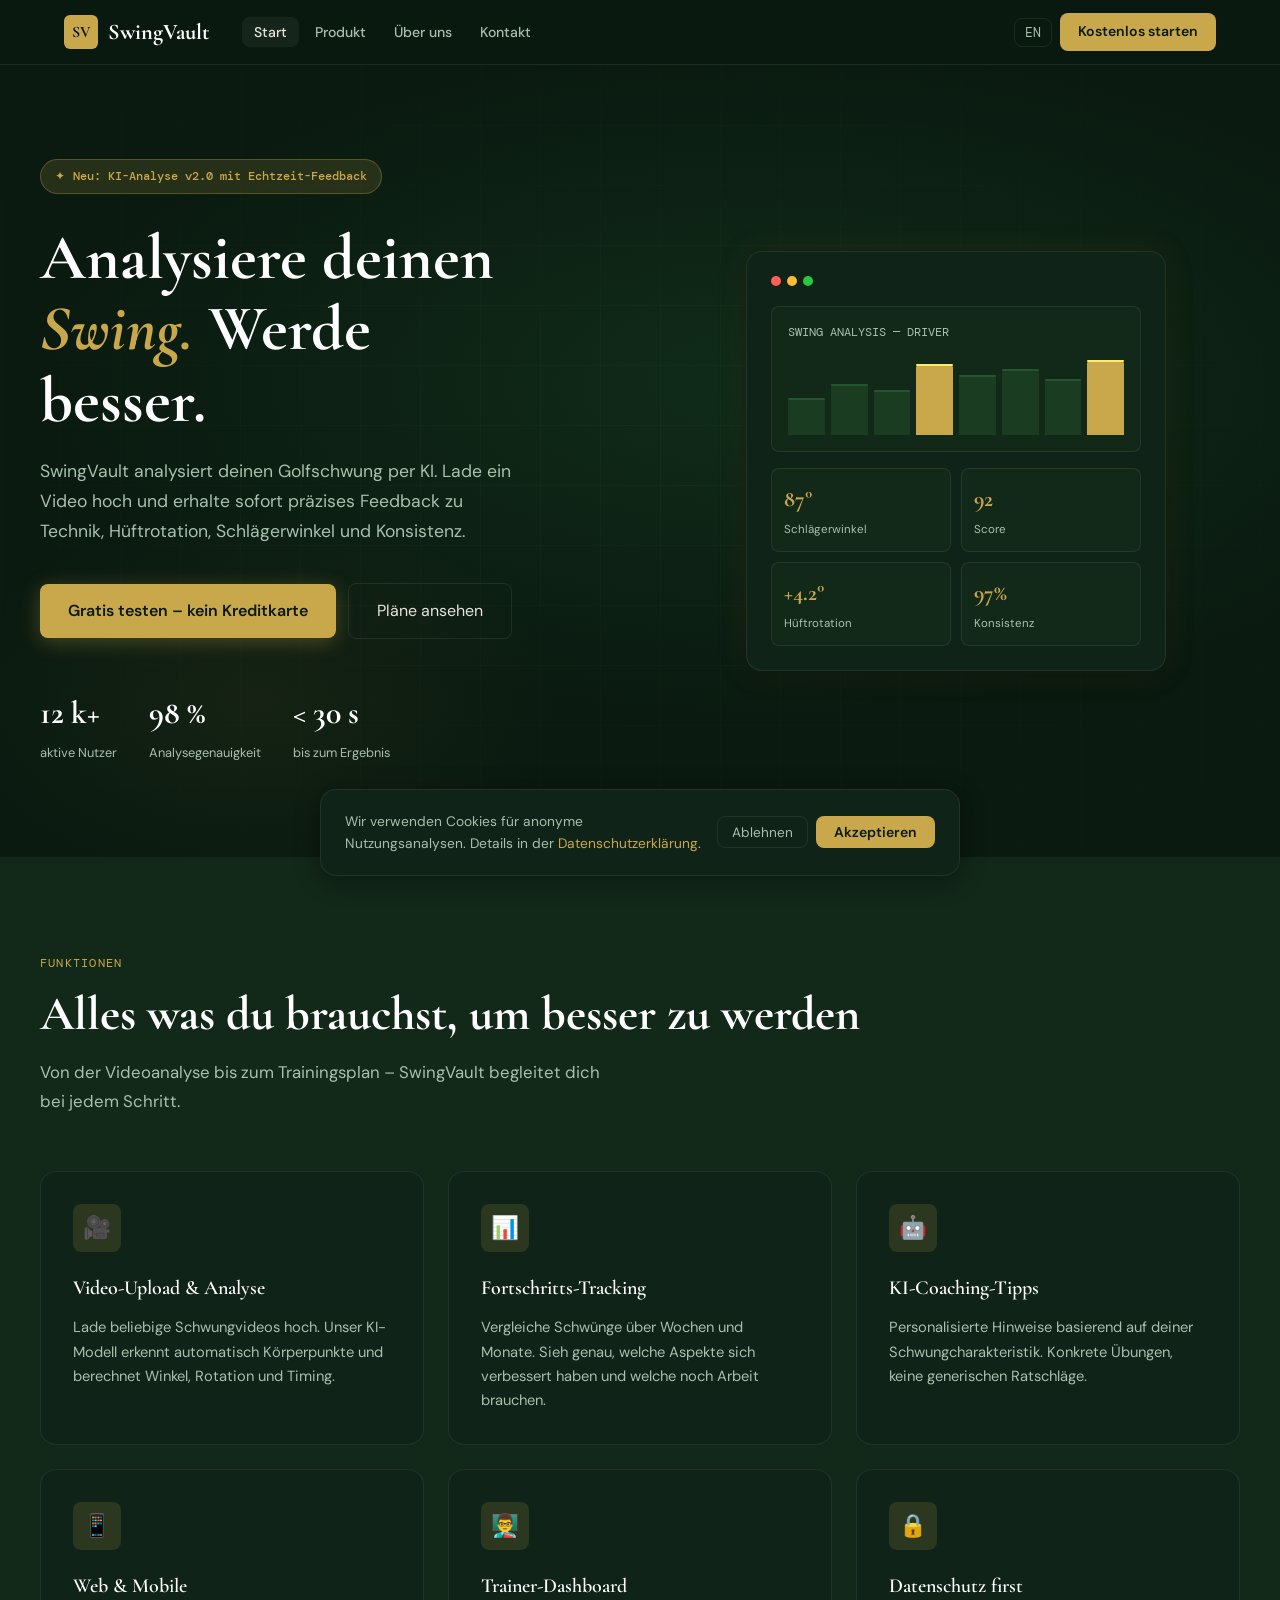
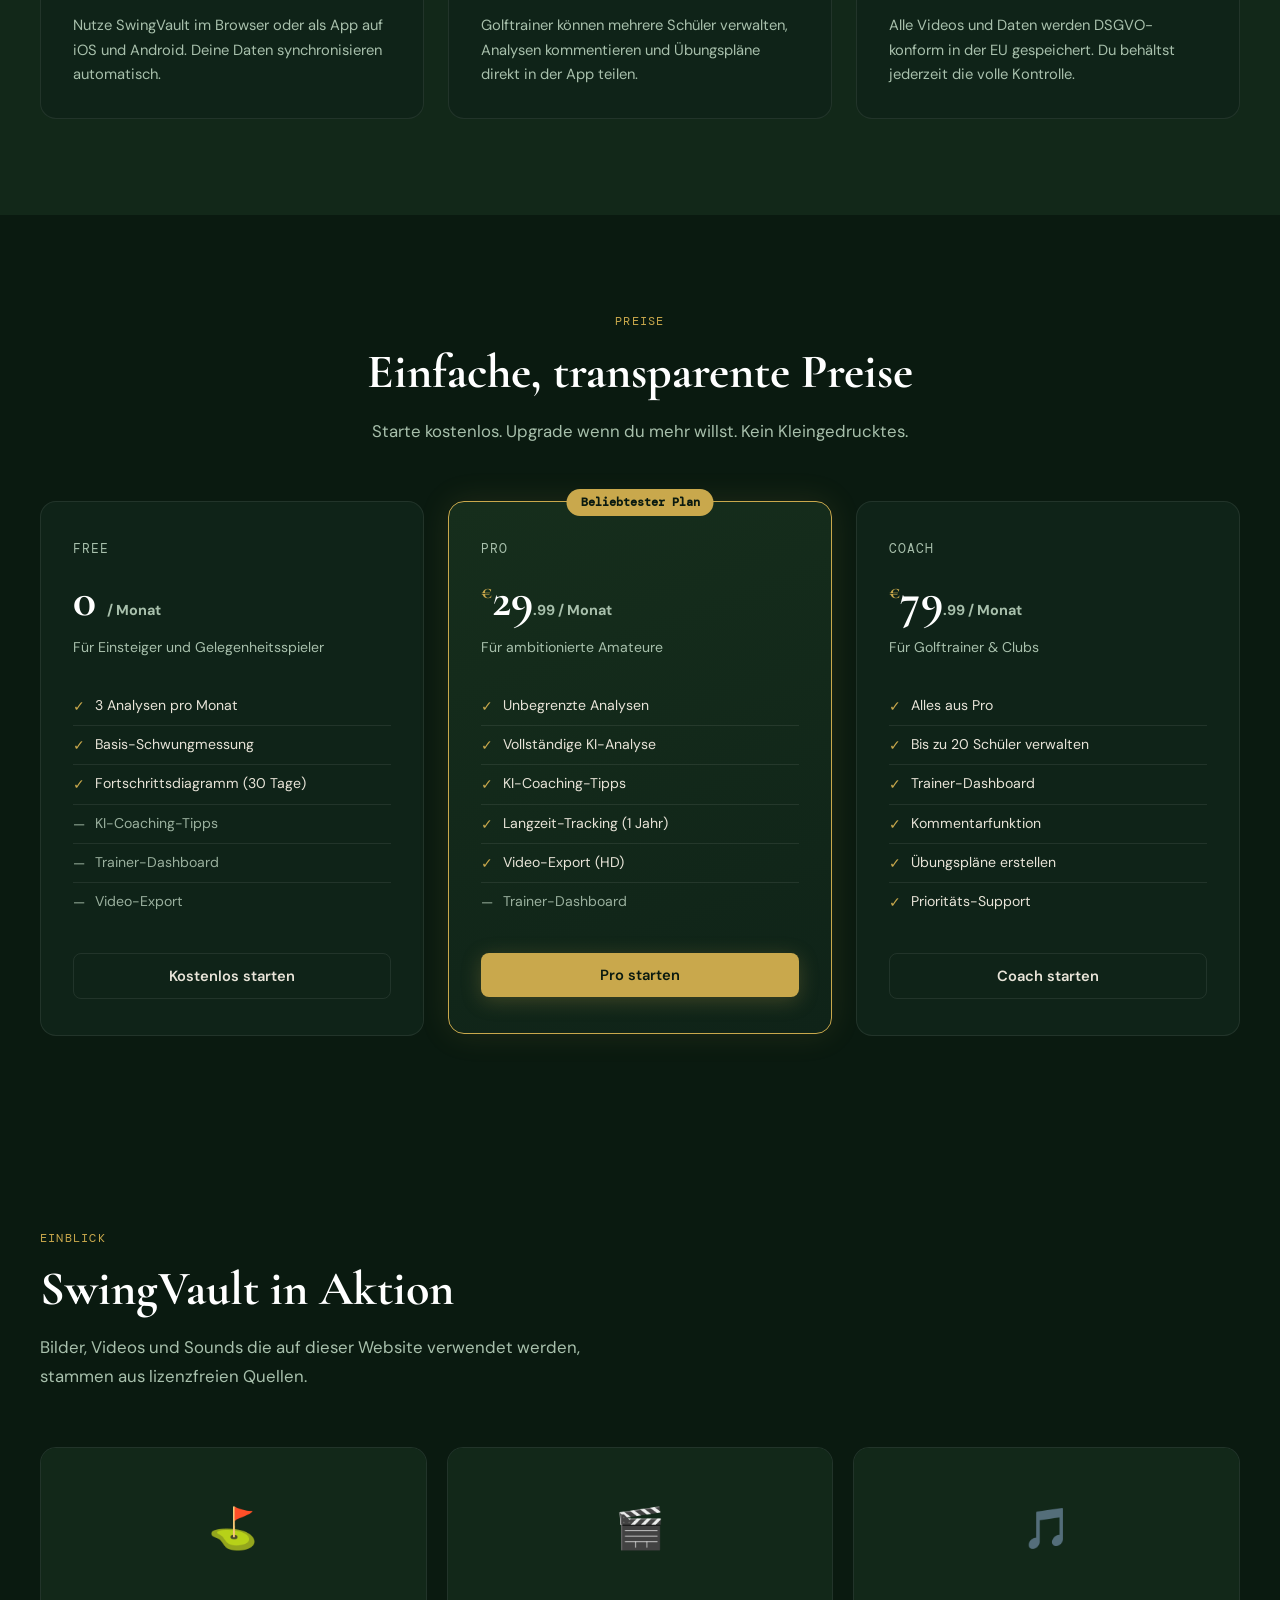
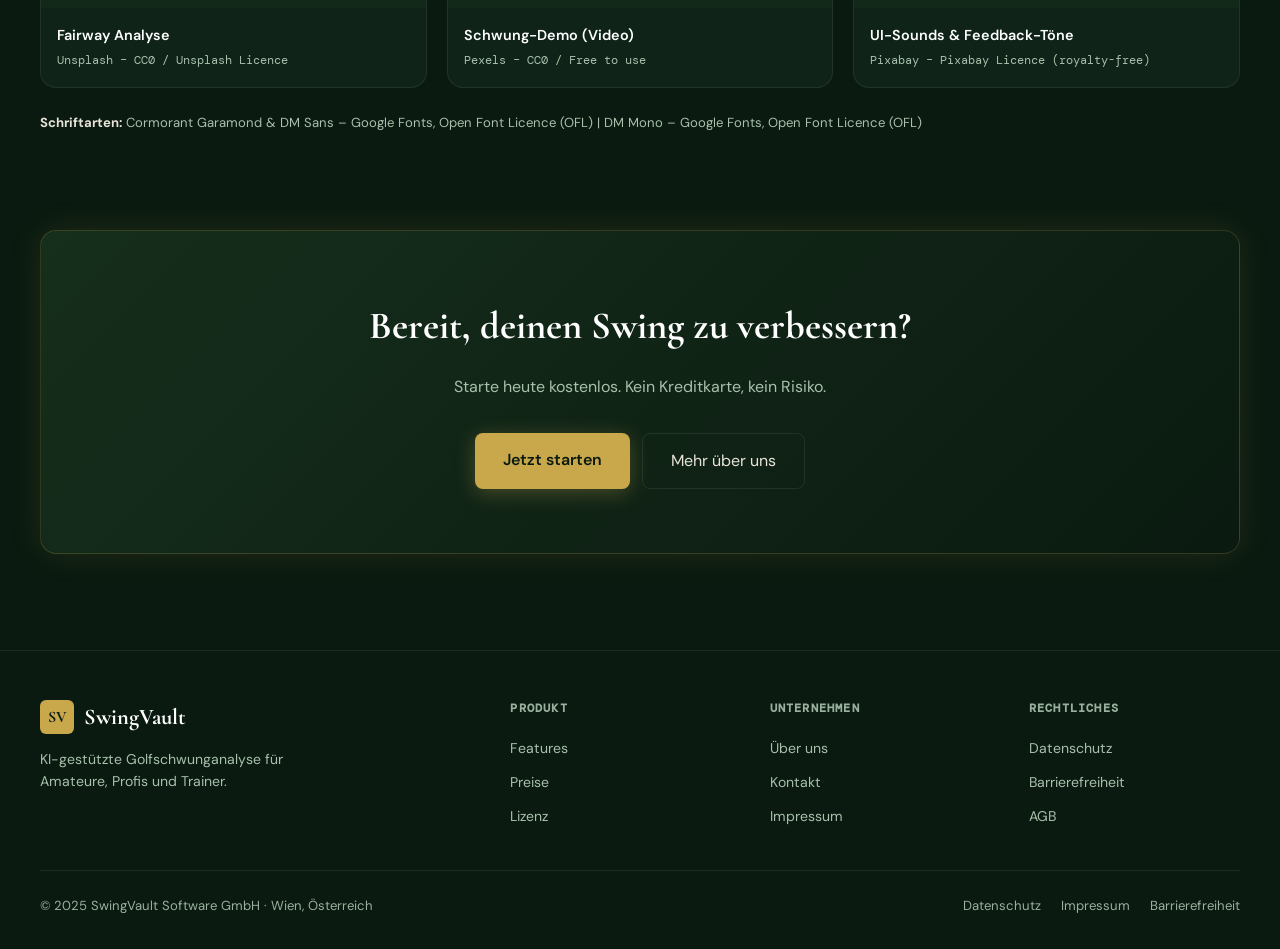
<file: index.html>
<!DOCTYPE html>
<html lang="de">
<head>
  <meta charset="UTF-8" />
  <meta name="viewport" content="width=device-width, initial-scale=1.0" />
  <title>SwingVault – KI-Golfanalyse für Amis &amp; Pros</title>
  <meta name="description" content="SwingVault analysiert deinen Golfschwung per KI. Lade ein Video hoch und erhalte sofort Feedback zu Technik, Kraft und Konsistenz." />
  <link rel="stylesheet" href="css/style.css" />
</head>
<body>

  <!-- Skip Link (Barrierefreiheit) -->
  <a href="#main" class="skip-link" data-de="Zum Hauptinhalt springen" data-en="Skip to main content">Zum Hauptinhalt springen</a>

  <!-- Navigation -->
  <nav class="site-nav" role="navigation" aria-label="Hauptnavigation">
    <div class="nav-inner">
      <a href="index.html" class="nav-logo" aria-label="SwingVault – Startseite">
        <span class="logo-mark" aria-hidden="true">SV</span>
        SwingVault
      </a>
      <ul class="nav-links" role="list">
        <li><a href="index.html" aria-current="page" data-de="Start" data-en="Home">Start</a></li>
        <li><a href="product.html" data-de="Produkt" data-en="Product">Produkt</a></li>
        <li><a href="about.html" data-de="Über uns" data-en="About us">Über uns</a></li>
        <li><a href="contact.html" data-de="Kontakt" data-en="Contact">Kontakt</a></li>
      </ul>
      <div class="nav-actions">
        <button id="langToggle" aria-label="Sprache wechseln" title="Switch language">
          <span id="langLabel">EN</span>
        </button>
        <a href="product.html" class="btn-primary" data-de="Kostenlos starten" data-en="Start for free">Kostenlos starten</a>
      </div>
    </div>
  </nav>

  <main id="main">

    <!-- ── Hero ─────────────────────────────────────────────── -->
    <section class="hero" aria-labelledby="hero-title">
      <div class="hero-bg" aria-hidden="true"></div>
      <div class="hero-grid" aria-hidden="true"></div>
      <div class="hero-inner">
        <div class="hero-content">
          <div class="hero-badge" role="text">
            <span aria-hidden="true">✦</span>
            <span data-de="Neu: KI-Analyse v2.0 mit Echtzeit-Feedback" data-en="New: AI Analysis v2.0 with real-time feedback">Neu: KI-Analyse v2.0 mit Echtzeit-Feedback</span>
          </div>
          <h1 class="hero-title" id="hero-title">
            <span data-de="Analysiere deinen" data-en="Analyse your">Analysiere deinen</span><br>
            <em data-de="Swing." data-en="Swing.">Swing.</em>
            <span data-de="Werde" data-en="Become">Werde</span><br>
            <span data-de="besser." data-en="better.">besser.</span>
          </h1>
          <p class="hero-sub" data-de="SwingVault analysiert deinen Golfschwung per KI. Lade ein Video hoch und erhalte sofort präzises Feedback zu Technik, Hüftrotation, Schlägerwinkel und Konsistenz." data-en="SwingVault analyses your golf swing using AI. Upload a video and instantly receive precise feedback on technique, hip rotation, club angle and consistency.">
            SwingVault analysiert deinen Golfschwung per KI. Lade ein Video hoch und erhalte sofort präzises Feedback zu Technik, Hüftrotation, Schlägerwinkel und Konsistenz.
          </p>
          <div class="hero-cta">
            <a href="product.html" class="btn-hero" data-de="Gratis testen – kein Kreditkarte" data-en="Try free – no credit card">Gratis testen – keine Kreditkarte</a>
            <a href="product.html#pricing" class="btn-hero-ghost" data-de="Pläne ansehen" data-en="View plans">Pläne ansehen</a>
          </div>
          <div class="hero-stats" role="list" aria-label="Kennzahlen">
            <div role="listitem">
              <div class="stat-num">12 k+</div>
              <div class="stat-label" data-de="aktive Nutzer" data-en="active users">aktive Nutzer</div>
            </div>
            <div role="listitem">
              <div class="stat-num">98 %</div>
              <div class="stat-label" data-de="Analysegenauigkeit" data-en="analysis accuracy">Analysegenauigkeit</div>
            </div>
            <div role="listitem">
              <div class="stat-num">&lt; 30 s</div>
              <div class="stat-label" data-de="bis zum Ergebnis" data-en="until result">bis zum Ergebnis</div>
            </div>
          </div>
        </div>

        <!-- App-Mockup -->
        <div class="hero-visual" aria-hidden="true">
          <div class="app-mockup" role="img" aria-label="Screenshot der SwingVault App mit Swing-Analysediagramm">
            <div class="mockup-bar">
              <span></span><span></span><span></span>
            </div>
            <div class="mockup-chart">
              <div class="chart-title">SWING ANALYSIS — DRIVER</div>
              <div class="chart-bars">
                <div class="chart-bar" style="height:45%"></div>
                <div class="chart-bar" style="height:62%"></div>
                <div class="chart-bar" style="height:55%"></div>
                <div class="chart-bar active" style="height:88%"></div>
                <div class="chart-bar" style="height:74%"></div>
                <div class="chart-bar" style="height:81%"></div>
                <div class="chart-bar" style="height:69%"></div>
                <div class="chart-bar active" style="height:92%"></div>
              </div>
            </div>
            <div class="mockup-metrics">
              <div class="metric-card">
                <div class="metric-val">87°</div>
                <div class="metric-label">Schlägerwinkel</div>
              </div>
              <div class="metric-card">
                <div class="metric-val">92</div>
                <div class="metric-label">Score</div>
              </div>
              <div class="metric-card">
                <div class="metric-val">+4.2°</div>
                <div class="metric-label">Hüftrotation</div>
              </div>
              <div class="metric-card">
                <div class="metric-val">97%</div>
                <div class="metric-label">Konsistenz</div>
              </div>
            </div>
          </div>
        </div>
      </div>
    </section>

    <!-- ── Features ──────────────────────────────────────────── -->
    <section class="features-bg" aria-labelledby="features-title">
      <div class="section-inner">
        <div class="section-header">
          <span class="section-tag" data-de="Funktionen" data-en="Features">Funktionen</span>
          <h2 class="section-title" id="features-title" data-de="Alles was du brauchst, um besser zu werden" data-en="Everything you need to improve">Alles was du brauchst, um besser zu werden</h2>
          <p class="section-sub" data-de="Von der Videoanalyse bis zum Trainingsplan – SwingVault begleitet dich bei jedem Schritt." data-en="From video analysis to training plans – SwingVault supports you every step of the way.">Von der Videoanalyse bis zum Trainingsplan – SwingVault begleitet dich bei jedem Schritt.</p>
        </div>
        <div class="features-grid" role="list">
          <article class="feature-card" role="listitem">
            <div class="feature-icon" aria-hidden="true">🎥</div>
            <h3 class="feature-title" data-de="Video-Upload & Analyse" data-en="Video Upload & Analysis">Video-Upload &amp; Analyse</h3>
            <p class="feature-desc" data-de="Lade beliebige Schwungvideos hoch. Unser KI-Modell erkennt automatisch Körperpunkte und berechnet Winkel, Rotation und Timing." data-en="Upload any swing video. Our AI model automatically detects body points and calculates angles, rotation and timing.">Lade beliebige Schwungvideos hoch. Unser KI-Modell erkennt automatisch Körperpunkte und berechnet Winkel, Rotation und Timing.</p>
          </article>
          <article class="feature-card" role="listitem">
            <div class="feature-icon" aria-hidden="true">📊</div>
            <h3 class="feature-title" data-de="Fortschritts-Tracking" data-en="Progress Tracking">Fortschritts-Tracking</h3>
            <p class="feature-desc" data-de="Vergleiche Schwünge über Wochen und Monate. Sieh genau, welche Aspekte sich verbessert haben und welche noch Arbeit brauchen." data-en="Compare swings over weeks and months. See exactly which aspects have improved and which still need work.">Vergleiche Schwünge über Wochen und Monate. Sieh genau, welche Aspekte sich verbessert haben und welche noch Arbeit brauchen.</p>
          </article>
          <article class="feature-card" role="listitem">
            <div class="feature-icon" aria-hidden="true">🤖</div>
            <h3 class="feature-title" data-de="KI-Coaching-Tipps" data-en="AI Coaching Tips">KI-Coaching-Tipps</h3>
            <p class="feature-desc" data-de="Personalisierte Hinweise basierend auf deiner Schwungcharakteristik. Konkrete Übungen, keine generischen Ratschläge." data-en="Personalised tips based on your swing characteristics. Concrete drills, not generic advice.">Personalisierte Hinweise basierend auf deiner Schwungcharakteristik. Konkrete Übungen, keine generischen Ratschläge.</p>
          </article>
          <article class="feature-card" role="listitem">
            <div class="feature-icon" aria-hidden="true">📱</div>
            <h3 class="feature-title" data-de="Web & Mobile" data-en="Web & Mobile">Web &amp; Mobile</h3>
            <p class="feature-desc" data-de="Nutze SwingVault im Browser oder als App auf iOS und Android. Deine Daten synchronisieren automatisch." data-en="Use SwingVault in the browser or as an app on iOS and Android. Your data syncs automatically.">Nutze SwingVault im Browser oder als App auf iOS und Android. Deine Daten synchronisieren automatisch.</p>
          </article>
          <article class="feature-card" role="listitem">
            <div class="feature-icon" aria-hidden="true">👨‍🏫</div>
            <h3 class="feature-title" data-de="Trainer-Dashboard" data-en="Coach Dashboard">Trainer-Dashboard</h3>
            <p class="feature-desc" data-de="Golftrainer können mehrere Schüler verwalten, Analysen kommentieren und Übungspläne direkt in der App teilen." data-en="Golf coaches can manage multiple pupils, comment on analyses and share training plans directly in the app.">Golftrainer können mehrere Schüler verwalten, Analysen kommentieren und Übungspläne direkt in der App teilen.</p>
          </article>
          <article class="feature-card" role="listitem">
            <div class="feature-icon" aria-hidden="true">🔒</div>
            <h3 class="feature-title" data-de="Datenschutz first" data-en="Privacy first">Datenschutz first</h3>
            <p class="feature-desc" data-de="Alle Videos und Daten werden DSGVO-konform in der EU gespeichert. Du behältst jederzeit die volle Kontrolle." data-en="All videos and data are stored in the EU in compliance with GDPR. You retain full control at all times.">Alle Videos und Daten werden DSGVO-konform in der EU gespeichert. Du behältst jederzeit die volle Kontrolle.</p>
          </article>
        </div>
      </div>
    </section>

    <!-- ── Pricing ────────────────────────────────────────────── -->
    <section id="pricing" aria-labelledby="pricing-title">
      <div class="section-inner">
        <div class="section-header centered">
          <span class="section-tag" data-de="Preise" data-en="Pricing">Preise</span>
          <h2 class="section-title" id="pricing-title" data-de="Einfache, transparente Preise" data-en="Simple, transparent pricing">Einfache, transparente Preise</h2>
          <p class="section-sub" data-de="Starte kostenlos. Upgrade wenn du mehr willst. Kein Kleingedrucktes." data-en="Start free. Upgrade when you want more. No small print.">Starte kostenlos. Upgrade wenn du mehr willst. Kein Kleingedrucktes.</p>
        </div>
        <div class="pricing-grid" role="list">

          <!-- Free -->
          <article class="pricing-card" role="listitem" aria-labelledby="plan-free">
            <div class="plan-name" data-de="Free" data-en="Free">Free</div>
            <div class="plan-price" id="plan-free">0 <span data-de="/ Monat" data-en="/ month">/ Monat</span></div>
            <p class="plan-desc" data-de="Für Einsteiger und Gelegenheitsspieler" data-en="For beginners and casual players">Für Einsteiger und Gelegenheitsspieler</p>
            <ul class="plan-features" aria-label="Free Plan Features">
              <li data-de="3 Analysen pro Monat" data-en="3 analyses per month">3 Analysen pro Monat</li>
              <li data-de="Basis-Schwungmessung" data-en="Basic swing measurement">Basis-Schwungmessung</li>
              <li data-de="Fortschrittsdiagramm (30 Tage)" data-en="Progress chart (30 days)">Fortschrittsdiagramm (30 Tage)</li>
              <li class="muted" data-de="KI-Coaching-Tipps" data-en="AI Coaching Tips">KI-Coaching-Tipps</li>
              <li class="muted" data-de="Trainer-Dashboard" data-en="Coach Dashboard">Trainer-Dashboard</li>
              <li class="muted" data-de="Video-Export" data-en="Video Export">Video-Export</li>
            </ul>
            <button class="btn-plan btn-plan-outline" aria-label="Free Plan wählen" data-de="Kostenlos starten" data-en="Start free">Kostenlos starten</button>
          </article>

          <!-- Pro (Featured) -->
          <article class="pricing-card featured" role="listitem" aria-labelledby="plan-pro">
            <div class="pricing-badge" data-de="Beliebtester Plan" data-en="Most popular">Beliebtester Plan</div>
            <div class="plan-name" data-de="Pro" data-en="Pro">Pro</div>
            <div class="plan-price" id="plan-pro"><sup>€</sup>29<span data-de=".99 / Monat" data-en=".99 / month">.99 / Monat</span></div>
            <p class="plan-desc" data-de="Für ambitionierte Amateure" data-en="For ambitious amateurs">Für ambitionierte Amateure</p>
            <ul class="plan-features" aria-label="Pro Plan Features">
              <li data-de="Unbegrenzte Analysen" data-en="Unlimited analyses">Unbegrenzte Analysen</li>
              <li data-de="Vollständige KI-Analyse" data-en="Full AI analysis">Vollständige KI-Analyse</li>
              <li data-de="KI-Coaching-Tipps" data-en="AI Coaching Tips">KI-Coaching-Tipps</li>
              <li data-de="Langzeit-Tracking (1 Jahr)" data-en="Long-term tracking (1 year)">Langzeit-Tracking (1 Jahr)</li>
              <li data-de="Video-Export (HD)" data-en="Video Export (HD)">Video-Export (HD)</li>
              <li class="muted" data-de="Trainer-Dashboard" data-en="Coach Dashboard">Trainer-Dashboard</li>
            </ul>
            <button class="btn-plan btn-plan-gold" aria-label="Pro Plan wählen" data-de="Pro starten" data-en="Start Pro">Pro starten</button>
          </article>

          <!-- Coach -->
          <article class="pricing-card" role="listitem" aria-labelledby="plan-coach">
            <div class="plan-name" data-de="Coach" data-en="Coach">Coach</div>
            <div class="plan-price" id="plan-coach"><sup>€</sup>79<span data-de=".99 / Monat" data-en=".99 / month">.99 / Monat</span></div>
            <p class="plan-desc" data-de="Für Golftrainer &amp; Clubs" data-en="For golf coaches &amp; clubs">Für Golftrainer &amp; Clubs</p>
            <ul class="plan-features" aria-label="Coach Plan Features">
              <li data-de="Alles aus Pro" data-en="Everything in Pro">Alles aus Pro</li>
              <li data-de="Bis zu 20 Schüler verwalten" data-en="Manage up to 20 pupils">Bis zu 20 Schüler verwalten</li>
              <li data-de="Trainer-Dashboard" data-en="Coach Dashboard">Trainer-Dashboard</li>
              <li data-de="Kommentarfunktion" data-en="Comment function">Kommentarfunktion</li>
              <li data-de="Übungspläne erstellen" data-en="Create training plans">Übungspläne erstellen</li>
              <li data-de="Prioritäts-Support" data-en="Priority support">Prioritäts-Support</li>
            </ul>
            <button class="btn-plan btn-plan-outline" aria-label="Coach Plan wählen" data-de="Coach starten" data-en="Start Coach">Coach starten</button>
          </article>

        </div>
      </div>
    </section>

    <!-- ── Medien / Urheberrecht ──────────────────────────────── -->
    <section class="media-section" aria-labelledby="media-title">
      <div class="section-inner">
        <div class="section-header">
          <span class="section-tag" data-de="Einblick" data-en="Preview">Einblick</span>
          <h2 class="section-title" id="media-title" data-de="SwingVault in Aktion" data-en="SwingVault in Action">SwingVault in Aktion</h2>
          <p class="section-sub" data-de="Bilder, Videos und Sounds die auf dieser Website verwendet werden, stammen aus lizenzfreien Quellen." data-en="Images, videos and sounds used on this website are sourced from licence-free sources.">Bilder, Videos und Sounds die auf dieser Website verwendet werden, stammen aus lizenzfreien Quellen.</p>
        </div>
        <div class="media-grid" role="list" aria-label="Medienvorschau">
          <figure class="media-card" role="listitem">
            <div class="media-thumb" role="img" aria-label="Golfspieler beim Abschlag auf einem grünen Fairway">⛳</div>
            <figcaption class="media-info">
              <div class="media-title" data-de="Fairway Analyse" data-en="Fairway Analysis">Fairway Analyse</div>
              <div class="media-license">Unsplash – CC0 / Unsplash Licence</div>
            </figcaption>
          </figure>
          <figure class="media-card" role="listitem">
            <div class="media-thumb" role="img" aria-label="Animiertes Diagramm eines Golfschwungs">🎬</div>
            <figcaption class="media-info">
              <div class="media-title" data-de="Schwung-Demo (Video)" data-en="Swing Demo (Video)">Schwung-Demo (Video)</div>
              <div class="media-license">Pexels – CC0 / Free to use</div>
            </figcaption>
          </figure>
          <figure class="media-card" role="listitem">
            <div class="media-thumb" role="img" aria-label="Interface-Icon Set">🎵</div>
            <figcaption class="media-info">
              <div class="media-title" data-de="UI-Sounds &amp; Feedback-Töne" data-en="UI Sounds &amp; Feedback Tones">UI-Sounds &amp; Feedback-Töne</div>
              <div class="media-license">Pixabay – Pixabay Licence (royalty-free)</div>
            </figcaption>
          </figure>
        </div>
        <p style="margin-top:24px; font-size:.82rem; color:var(--text-muted);">
          <strong style="color:var(--text);" data-de="Schriftarten:" data-en="Fonts:">Schriftarten:</strong>
          Cormorant Garamond &amp; DM Sans – Google Fonts, Open Font Licence (OFL) |
          DM Mono – Google Fonts, Open Font Licence (OFL)
        </p>
      </div>
    </section>

    <!-- ── CTA ───────────────────────────────────────────────── -->
    <section aria-labelledby="cta-title" style="padding-top:0;">
      <div class="section-inner">
        <div class="cta-banner">
          <h2 class="cta-title" id="cta-title" data-de="Bereit, deinen Swing zu verbessern?" data-en="Ready to improve your swing?">Bereit, deinen Swing zu verbessern?</h2>
          <p class="cta-sub" data-de="Starte heute kostenlos. Kein Kreditkarte, kein Risiko." data-en="Start free today. No credit card, no risk.">Starte heute kostenlos. Kein Kreditkarte, kein Risiko.</p>
          <div class="cta-btns">
            <a href="product.html" class="btn-hero" data-de="Jetzt starten" data-en="Get started now">Jetzt starten</a>
            <a href="about.html" class="btn-hero-ghost" data-de="Mehr über uns" data-en="Learn more about us">Mehr über uns</a>
          </div>
        </div>
      </div>
    </section>

  </main>

  <!-- Footer -->
  <footer class="site-footer" role="contentinfo">
    <div class="footer-inner">
      <div class="footer-brand">
        <a href="index.html" class="nav-logo" aria-label="SwingVault Startseite">
          <span class="logo-mark" aria-hidden="true">SV</span> SwingVault
        </a>
        <p class="footer-tagline" data-de="KI-gestützte Golfschwunganalyse für Amateure, Profis und Trainer." data-en="AI-powered golf swing analysis for amateurs, professionals and coaches.">KI-gestützte Golfschwunganalyse für Amateure, Profis und Trainer.</p>
      </div>
      <div class="footer-col">
        <div class="footer-col-title" data-de="Produkt" data-en="Product">Produkt</div>
        <ul>
          <li><a href="product.html" data-de="Features" data-en="Features">Features</a></li>
          <li><a href="product.html#pricing" data-de="Preise" data-en="Pricing">Preise</a></li>
          <li><a href="license.html" data-de="Lizenz" data-en="Licence">Lizenz</a></li>
        </ul>
      </div>
      <div class="footer-col">
        <div class="footer-col-title" data-de="Unternehmen" data-en="Company">Unternehmen</div>
        <ul>
          <li><a href="about.html" data-de="Über uns" data-en="About us">Über uns</a></li>
          <li><a href="contact.html" data-de="Kontakt" data-en="Contact">Kontakt</a></li>
          <li><a href="contact.html#impressum" data-de="Impressum" data-en="Imprint">Impressum</a></li>
        </ul>
      </div>
      <div class="footer-col">
        <div class="footer-col-title" data-de="Rechtliches" data-en="Legal">Rechtliches</div>
        <ul>
          <li><a href="privacy.html" data-de="Datenschutz" data-en="Privacy">Datenschutz</a></li>
          <li><a href="accessibility.html" data-de="Barrierefreiheit" data-en="Accessibility">Barrierefreiheit</a></li>
          <li><a href="license.html" data-de="AGB" data-en="T&amp;C">AGB</a></li>
        </ul>
      </div>
    </div>
    <div class="footer-bottom">
      <p class="footer-copy">© 2025 SwingVault Software GmbH · Wien, Österreich</p>
      <nav class="footer-legal-links" aria-label="Rechtliche Links">
        <a href="privacy.html" data-de="Datenschutz" data-en="Privacy">Datenschutz</a>
        <a href="contact.html#impressum" data-de="Impressum" data-en="Imprint">Impressum</a>
        <a href="accessibility.html" data-de="Barrierefreiheit" data-en="Accessibility">Barrierefreiheit</a>
      </nav>
    </div>
  </footer>

  <!-- Cookie Banner -->
  <div id="cookieBanner" role="region" aria-label="Cookie-Hinweis" aria-live="polite">
    <p class="cookie-text" data-de="Wir verwenden Cookies für anonyme Nutzungsanalysen. Details in der <a href='privacy.html'>Datenschutzerklärung</a>." data-en="We use cookies for anonymous usage analysis. Details in the <a href='privacy.html'>Privacy Policy</a>.">
      Wir verwenden Cookies für anonyme Nutzungsanalysen. Details in der <a href="privacy.html">Datenschutzerklärung</a>.
    </p>
    <div class="cookie-btns">
      <button class="btn-ghost" id="cookieDecline" data-de="Ablehnen" data-en="Decline">Ablehnen</button>
      <button class="btn-primary" id="cookieAccept" data-de="Akzeptieren" data-en="Accept">Akzeptieren</button>
    </div>
  </div>

  <script src="js/main.js"></script>
</body>
</html>
</file>
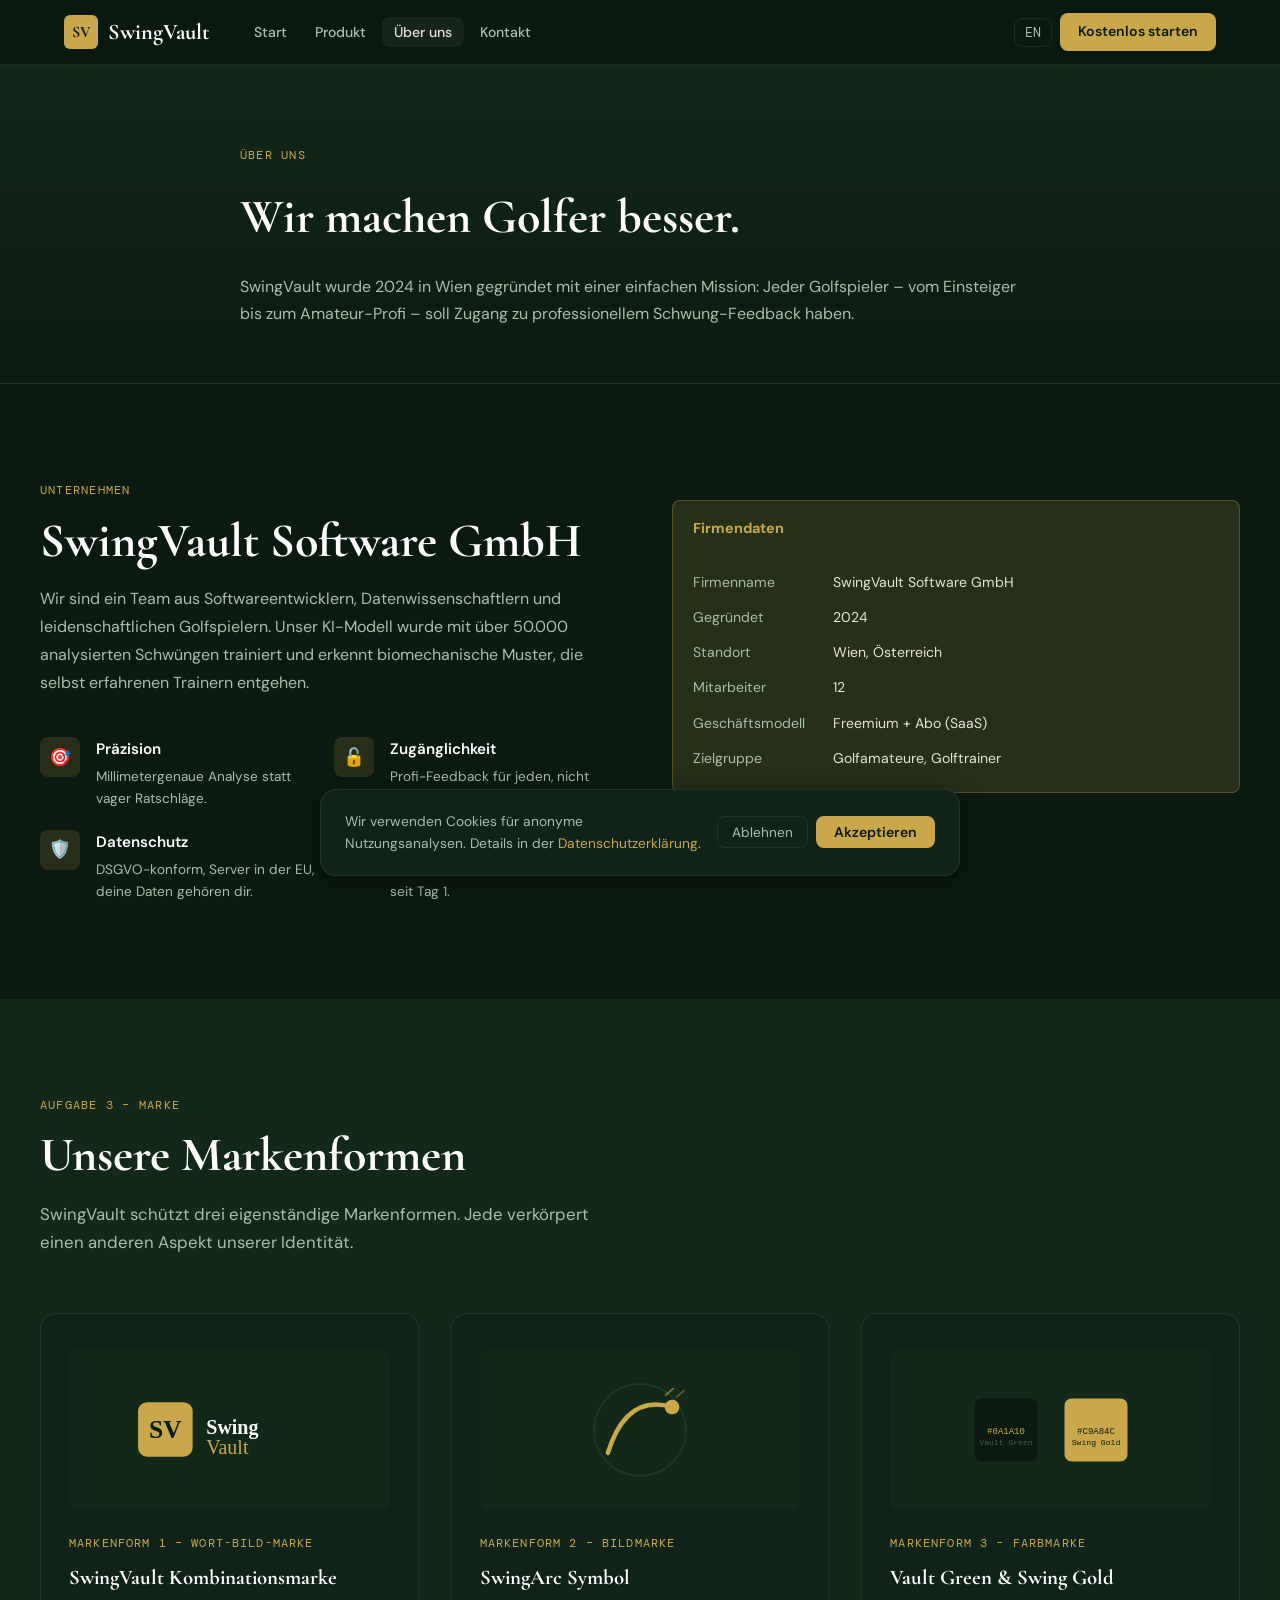
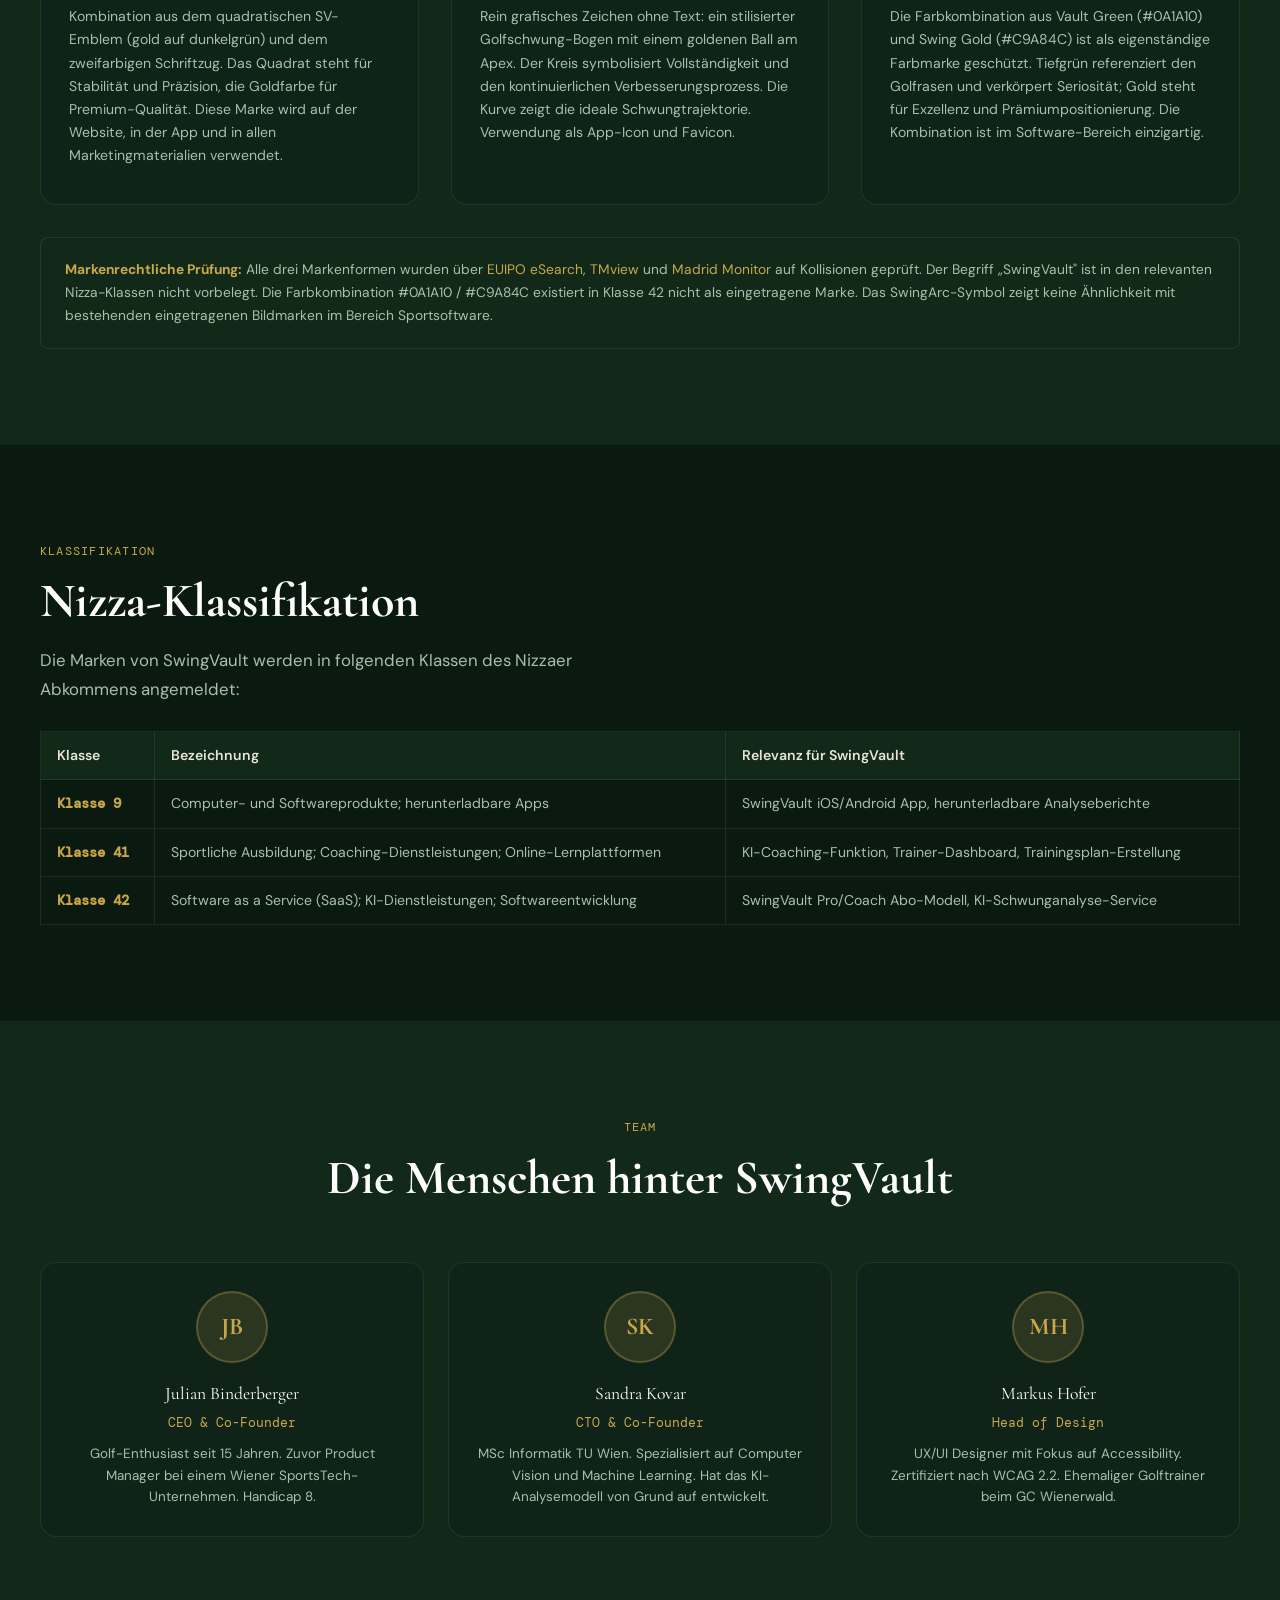
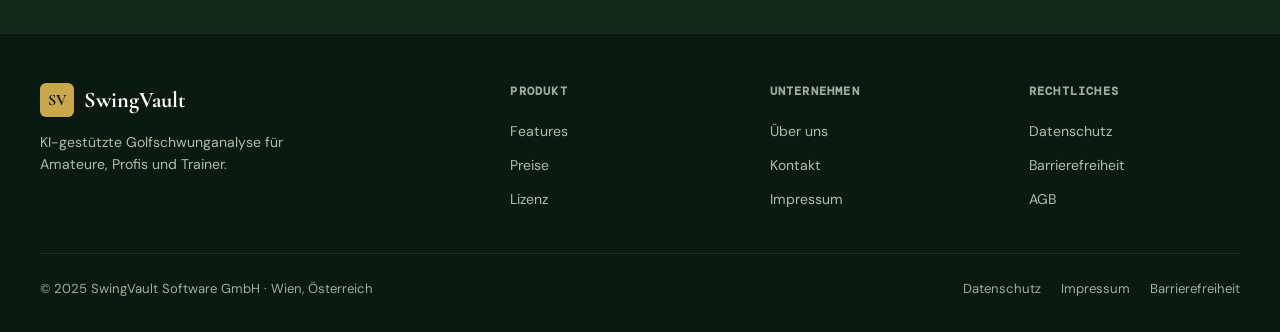
<file: about.html>
<!DOCTYPE html>
<html lang="de">
<head>
  <meta charset="UTF-8" />
  <meta name="viewport" content="width=device-width, initial-scale=1.0" />
  <title>Über uns – SwingVault</title>
  <meta name="description" content="SwingVault ist ein Wiener SaaS-Startup, das Golfspieler mit KI-gestützter Schwunganalyse besser macht. Lerne unser Team und unsere Marke kennen." />
  <link rel="stylesheet" href="css/style.css" />
  <style>
    /* ── About-spezifische Styles ── */
    .brand-section { padding: 96px 24px; }
    .brand-grid {
      display: grid; grid-template-columns: repeat(3,1fr); gap: 32px; margin-top: 56px;
    }
    .brand-card {
      background: var(--bg-card); border: 1px solid var(--border);
      border-radius: var(--radius-lg); padding: 36px 28px;
      transition: border-color .3s, transform .3s;
    }
    .brand-card:hover { border-color: rgba(201,168,76,.35); transform: translateY(-4px); }
    .brand-visual {
      height: 160px; display: flex; align-items: center; justify-content: center;
      background: var(--bg-subtle); border-radius: var(--radius);
      margin-bottom: 24px; overflow: hidden;
    }
    .brand-type {
      font-family: var(--font-mono); font-size: .72rem; color: var(--gold);
      text-transform: uppercase; letter-spacing: .1em; margin-bottom: 8px;
    }
    .brand-name {
      font-family: var(--font-display); font-size: 1.3rem; font-weight: 700;
      color: var(--white); margin-bottom: 10px;
    }
    .brand-desc { font-size: .88rem; color: var(--text-muted); line-height: 1.65; }
    .nizza-table { width: 100%; border-collapse: collapse; margin-top: 28px; }
    .nizza-table th, .nizza-table td {
      padding: 12px 16px; text-align: left;
      border: 1px solid var(--border); font-size: .88rem;
    }
    .nizza-table th { background: var(--bg-subtle); color: var(--text); font-weight: 600; }
    .nizza-table td { color: var(--text-muted); }
    .nizza-table td:first-child {
      color: var(--gold); font-family: var(--font-mono); font-weight: 600; white-space: nowrap;
    }
    .team-grid {
      display: grid; grid-template-columns: repeat(3,1fr); gap: 24px; margin-top: 48px;
    }
    .team-card {
      background: var(--bg-card); border: 1px solid var(--border);
      border-radius: var(--radius-lg); padding: 28px; text-align: center;
    }
    .team-avatar {
      width: 72px; height: 72px; border-radius: 50%;
      background: var(--gold-dim); border: 2px solid rgba(201,168,76,.3);
      display: flex; align-items: center; justify-content: center;
      font-family: var(--font-display); font-size: 1.5rem; font-weight: 700;
      color: var(--gold); margin: 0 auto 16px;
    }
    .team-name { font-family: var(--font-display); font-size: 1.1rem; color: var(--white); margin-bottom: 4px; }
    .team-role { font-size: .8rem; color: var(--gold); font-family: var(--font-mono); margin-bottom: 10px; }
    .team-bio { font-size: .84rem; color: var(--text-muted); line-height: 1.6; }
    .trademark-notice {
      background: var(--bg-subtle); border: 1px solid var(--border);
      border-radius: var(--radius); padding: 20px 24px; margin-top: 32px;
      font-size: .86rem; color: var(--text-muted); line-height: 1.7;
    }
    .trademark-notice strong { color: var(--gold); }
    .values-grid {
      display: grid; grid-template-columns: repeat(2,1fr); gap: 20px; margin-top: 40px;
    }
    .value-item {
      display: flex; gap: 16px; align-items: flex-start;
    }
    .value-icon {
      width: 40px; height: 40px; flex-shrink: 0;
      background: var(--gold-dim); border-radius: var(--radius);
      display: flex; align-items: center; justify-content: center; font-size: 1.1rem;
    }
    .value-title { font-size: .95rem; font-weight: 600; color: var(--white); margin-bottom: 4px; }
    .value-desc { font-size: .85rem; color: var(--text-muted); line-height: 1.6; }
    @media (max-width: 900px) {
      .brand-grid, .team-grid { grid-template-columns: 1fr; }
      .values-grid { grid-template-columns: 1fr; }
    }
  </style>
</head>
<body>

  <a href="#main" class="skip-link">Zum Hauptinhalt springen</a>

  <!-- Navigation -->
  <nav class="site-nav" role="navigation" aria-label="Hauptnavigation">
    <div class="nav-inner">
      <a href="index.html" class="nav-logo" aria-label="SwingVault – Startseite">
        <span class="logo-mark" aria-hidden="true">SV</span>
        SwingVault
      </a>
      <ul class="nav-links" role="list">
        <li><a href="index.html" data-de="Start" data-en="Home">Start</a></li>
        <li><a href="product.html" data-de="Produkt" data-en="Product">Produkt</a></li>
        <li><a href="about.html" aria-current="page" data-de="Über uns" data-en="About us">Über uns</a></li>
        <li><a href="contact.html" data-de="Kontakt" data-en="Contact">Kontakt</a></li>
      </ul>
      <div class="nav-actions">
        <button id="langToggle" aria-label="Sprache wechseln"><span id="langLabel">EN</span></button>
        <a href="product.html" class="btn-primary" data-de="Kostenlos starten" data-en="Start for free">Kostenlos starten</a>
      </div>
    </div>
  </nav>

  <main id="main">

    <!-- Page Hero -->
    <div class="page-hero">
      <div class="page-hero-inner">
        <span class="page-tag" data-de="Über uns" data-en="About us">Über uns</span>
        <h1 class="page-title" data-de="Wir machen Golfer besser." data-en="We make golfers better.">Wir machen Golfer besser.</h1>
        <p class="page-sub" data-de="SwingVault wurde 2024 in Wien gegründet mit einer einfachen Mission: Jeder Golfspieler – vom Einsteiger bis zum Amateur-Profi – soll Zugang zu professionellem Schwung-Feedback haben." data-en="SwingVault was founded in Vienna in 2024 with a simple mission: every golfer – from beginner to serious amateur – should have access to professional swing feedback.">SwingVault wurde 2024 in Wien gegründet mit einer einfachen Mission: Jeder Golfspieler – vom Einsteiger bis zum Amateur-Profi – soll Zugang zu professionellem Schwung-Feedback haben.</p>
      </div>
    </div>

    <!-- Unternehmen -->
    <section aria-labelledby="company-title">
      <div class="section-inner">
        <div style="display:grid; grid-template-columns:1fr 1fr; gap:64px; align-items:start;">
          <div>
            <span class="section-tag">Unternehmen</span>
            <h2 class="section-title" id="company-title" data-de="SwingVault Software GmbH" data-en="SwingVault Software GmbH">SwingVault Software GmbH</h2>
            <p style="color:var(--text-muted); line-height:1.75; margin-bottom:20px;" data-de="Wir sind ein Team aus Softwareentwicklern, Datenwissenschaftlern und leidenschaftlichen Golfspielern. Unser KI-Modell wurde mit über 50.000 analysierten Schwüngen trainiert und erkennt biomechanische Muster, die selbst erfahrenen Trainern entgehen." data-en="We are a team of software developers, data scientists and passionate golfers. Our AI model was trained on over 50,000 analysed swings and detects biomechanical patterns that even experienced coaches miss.">Wir sind ein Team aus Softwareentwicklern, Datenwissenschaftlern und leidenschaftlichen Golfspielern. Unser KI-Modell wurde mit über 50.000 analysierten Schwüngen trainiert und erkennt biomechanische Muster, die selbst erfahrenen Trainern entgehen.</p>
            <div class="values-grid" role="list">
              <div class="value-item" role="listitem">
                <div class="value-icon" aria-hidden="true">🎯</div>
                <div>
                  <div class="value-title" data-de="Präzision" data-en="Precision">Präzision</div>
                  <div class="value-desc" data-de="Millimetergenaue Analyse statt vager Ratschläge." data-en="Millimetre-precise analysis instead of vague advice.">Millimetergenaue Analyse statt vager Ratschläge.</div>
                </div>
              </div>
              <div class="value-item" role="listitem">
                <div class="value-icon" aria-hidden="true">🔓</div>
                <div>
                  <div class="value-title" data-de="Zugänglichkeit" data-en="Accessibility">Zugänglichkeit</div>
                  <div class="value-desc" data-de="Profi-Feedback für jeden, nicht nur für Country-Club-Mitglieder." data-en="Professional feedback for everyone, not just country club members.">Profi-Feedback für jeden, nicht nur für Country-Club-Mitglieder.</div>
                </div>
              </div>
              <div class="value-item" role="listitem">
                <div class="value-icon" aria-hidden="true">🛡️</div>
                <div>
                  <div class="value-title" data-de="Datenschutz" data-en="Privacy">Datenschutz</div>
                  <div class="value-desc" data-de="DSGVO-konform, Server in der EU, deine Daten gehören dir." data-en="GDPR-compliant, EU servers, your data belongs to you.">DSGVO-konform, Server in der EU, deine Daten gehören dir.</div>
                </div>
              </div>
              <div class="value-item" role="listitem">
                <div class="value-icon" aria-hidden="true">🌱</div>
                <div>
                  <div class="value-title" data-de="Nachhaltigkeit" data-en="Sustainability">Nachhaltigkeit</div>
                  <div class="value-desc" data-de="Klimaneutrale Server-Infrastruktur seit Tag 1." data-en="Carbon-neutral server infrastructure since day one.">Klimaneutrale Server-Infrastruktur seit Tag 1.</div>
                </div>
              </div>
            </div>
          </div>
          <div>
            <div class="info-box" style="margin-bottom:24px;">
              <strong>Firmendaten</strong><br><br>
              <table style="width:100%; font-size:.88rem; border-collapse:collapse;">
                <tr><td style="padding:6px 0; color:var(--text-muted); width:140px;" data-de="Firmenname" data-en="Company name">Firmenname</td><td style="color:var(--text);">SwingVault Software GmbH</td></tr>
                <tr><td style="padding:6px 0; color:var(--text-muted);" data-de="Gegründet" data-en="Founded">Gegründet</td><td style="color:var(--text);">2024</td></tr>
                <tr><td style="padding:6px 0; color:var(--text-muted);" data-de="Standort" data-en="Location">Standort</td><td style="color:var(--text);">Wien, Österreich</td></tr>
                <tr><td style="padding:6px 0; color:var(--text-muted);" data-de="Mitarbeiter" data-en="Employees">Mitarbeiter</td><td style="color:var(--text);">12</td></tr>
                <tr><td style="padding:6px 0; color:var(--text-muted);" data-de="Geschäftsmodell" data-en="Business model">Geschäftsmodell</td><td style="color:var(--text);">Freemium + Abo (SaaS)</td></tr>
                <tr><td style="padding:6px 0; color:var(--text-muted);" data-de="Zielgruppe" data-en="Target audience">Zielgruppe</td><td style="color:var(--text);" data-de="Golfamateure, Golftrainer" data-en="Golf amateurs, golf coaches">Golfamateure, Golftrainer</td></tr>
              </table>
            </div>
          </div>
        </div>
      </div>
    </section>

    <!-- ── MARKEN (Aufgabe 3) ──────────────────────────────────── -->
    <section class="brand-section" style="background:var(--bg-subtle);" aria-labelledby="brand-title">
      <div class="section-inner">
        <div class="section-header">
          <span class="section-tag">Aufgabe 3 – Marke</span>
          <h2 class="section-title" id="brand-title" data-de="Unsere Markenformen" data-en="Our Brand Forms">Unsere Markenformen</h2>
          <p class="section-sub" data-de="SwingVault schützt drei eigenständige Markenformen. Jede verkörpert einen anderen Aspekt unserer Identität." data-en="SwingVault protects three independent brand forms. Each embodies a different aspect of our identity.">SwingVault schützt drei eigenständige Markenformen. Jede verkörpert einen anderen Aspekt unserer Identität.</p>
        </div>

        <div class="brand-grid" role="list">

          <!-- Marke 1: Wort-Bild-Marke -->
          <article class="brand-card" role="listitem" aria-labelledby="brand1-title">
            <div class="brand-visual" role="img" aria-label="SwingVault Wort-Bild-Marke: goldenes SV-Logo mit Schriftzug">
              <svg viewBox="0 0 220 100" xmlns="http://www.w3.org/2000/svg" width="200" aria-hidden="true">
                <!-- Icon -->
                <rect x="10" y="20" width="60" height="60" rx="10" fill="#c9a84c"/>
                <text x="40" y="59" font-family="Georgia,serif" font-size="28" font-weight="700"
                  fill="#0a1a10" text-anchor="middle">SV</text>
                <!-- Wortmarke -->
                <text x="85" y="50" font-family="Georgia,serif" font-size="22" font-weight="700"
                  fill="#ffffff" dominant-baseline="middle">Swing</text>
                <text x="85" y="72" font-family="Georgia,serif" font-size="22" font-weight="400"
                  fill="#c9a84c" dominant-baseline="middle">Vault</text>
              </svg>
            </div>
            <div class="brand-type">Markenform 1 – Wort-Bild-Marke</div>
            <h3 class="brand-name" id="brand1-title">SwingVault Kombinationsmarke</h3>
            <p class="brand-desc" data-de="Kombination aus dem quadratischen SV-Emblem (gold auf dunkelgrün) und dem zweifarbigen Schriftzug. Das Quadrat steht für Stabilität und Präzision, die Goldfarbe für Premium-Qualität. Diese Marke wird auf der Website, in der App und in allen Marketingmaterialien verwendet." data-en="Combination of the square SV emblem (gold on dark green) and the two-colour logotype. The square represents stability and precision, the gold colour premium quality. This mark is used on the website, in the app and in all marketing materials.">Kombination aus dem quadratischen SV-Emblem (gold auf dunkelgrün) und dem zweifarbigen Schriftzug. Das Quadrat steht für Stabilität und Präzision, die Goldfarbe für Premium-Qualität.</p>
          </article>

          <!-- Marke 2: Bildmarke -->
          <article class="brand-card" role="listitem" aria-labelledby="brand2-title">
            <div class="brand-visual" role="img" aria-label="SwingVault Bildmarke: abstrakter Golfschwung-Bogen in Gold">
              <svg viewBox="0 0 120 120" xmlns="http://www.w3.org/2000/svg" width="110" aria-hidden="true">
                <!-- Abstrakter Schwungbogen -->
                <circle cx="60" cy="60" r="50" fill="none" stroke="#1a3d22" stroke-width="2"/>
                <!-- Schwungkurve -->
                <path d="M25 85 Q45 20 95 35" fill="none" stroke="#c9a84c" stroke-width="5"
                  stroke-linecap="round"/>
                <!-- Golfball -->
                <circle cx="95" cy="35" r="8" fill="#c9a84c"/>
                <!-- Bewegungslinien -->
                <line x1="88" y1="22" x2="96" y2="15" stroke="#c9a84c" stroke-width="2"
                  stroke-linecap="round" opacity=".6"/>
                <line x1="100" y1="24" x2="108" y2="17" stroke="#c9a84c" stroke-width="2"
                  stroke-linecap="round" opacity=".4"/>
              </svg>
            </div>
            <div class="brand-type">Markenform 2 – Bildmarke</div>
            <h3 class="brand-name" id="brand2-title">SwingArc Symbol</h3>
            <p class="brand-desc" data-de="Rein grafisches Zeichen ohne Text: ein stilisierter Golfschwung-Bogen mit einem goldenen Ball am Apex. Der Kreis symbolisiert Vollständigkeit und den kontinuierlichen Verbesserungsprozess. Die Kurve zeigt die ideale Schwungtrajektorie. Verwendung als App-Icon und Favicon." data-en="A purely graphic sign without text: a stylised golf swing arc with a golden ball at the apex. The circle symbolises completeness and the continuous improvement process. The curve shows the ideal swing trajectory. Used as app icon and favicon.">Rein grafisches Zeichen ohne Text: ein stilisierter Golfschwung-Bogen mit einem goldenen Ball am Apex. Der Kreis symbolisiert Vollständigkeit und Verbesserung. Verwendung als App-Icon und Favicon.</p>
          </article>

          <!-- Marke 3: Farbmarke -->
          <article class="brand-card" role="listitem" aria-labelledby="brand3-title">
            <div class="brand-visual" role="img" aria-label="SwingVault Farbmarke: Farbpalette aus Tiefgrün und Gold">
              <svg viewBox="0 0 200 100" xmlns="http://www.w3.org/2000/svg" width="180" aria-hidden="true">
                <!-- Farb-Blöcke -->
                <rect x="15" y="15" width="70" height="70" rx="8" fill="#0a1a10"/>
                <text x="50" y="54" font-family="monospace" font-size="10" fill="#c9a84c"
                  text-anchor="middle">#0A1A10</text>
                <text x="50" y="67" font-family="monospace" font-size="9" fill="#4a5e4e"
                  text-anchor="middle">Vault Green</text>
                <rect x="115" y="15" width="70" height="70" rx="8" fill="#c9a84c"/>
                <text x="150" y="54" font-family="monospace" font-size="10" fill="#0a1a10"
                  text-anchor="middle">#C9A84C</text>
                <text x="150" y="67" font-family="monospace" font-size="9" fill="#0a1a10"
                  text-anchor="middle">Swing Gold</text>
              </svg>
            </div>
            <div class="brand-type">Markenform 3 – Farbmarke</div>
            <h3 class="brand-name" id="brand3-title">Vault Green &amp; Swing Gold</h3>
            <p class="brand-desc" data-de="Die Farbkombination aus Vault Green (#0A1A10) und Swing Gold (#C9A84C) ist als eigenständige Farbmarke geschützt. Tiefgrün referenziert den Golfrasen und verkörpert Seriosität; Gold steht für Exzellenz und Prämiumpositionierung. Die Kombination ist im Software-Bereich einzigartig." data-en="The colour combination of Vault Green (#0A1A10) and Swing Gold (#C9A84C) is protected as an independent colour mark. Deep green references the golf course and embodies professionalism; gold represents excellence and premium positioning.">Die Farbkombination aus Vault Green (#0A1A10) und Swing Gold (#C9A84C) ist als eigenständige Farbmarke geschützt. Grün referenziert den Golfrasen, Gold steht für Exzellenz und Prämiumpositionierung.</p>
          </article>

        </div>

        <!-- Trademark Notice -->
        <div class="trademark-notice" role="note" aria-label="Markenrechtlicher Hinweis">
          <strong>Markenrechtliche Prüfung:</strong> Alle drei Markenformen wurden über
          <a href="https://euipo.europa.eu/eSearch/" target="_blank" rel="noopener">EUIPO eSearch</a>,
          <a href="https://www.tmdn.org/tmview/" target="_blank" rel="noopener">TMview</a> und
          <a href="https://www.madridmonitor.wipo.int/" target="_blank" rel="noopener">Madrid Monitor</a>
          auf Kollisionen geprüft. Der Begriff „SwingVault" ist in den relevanten Nizza-Klassen
          nicht vorbelegt. Die Farbkombination #0A1A10 / #C9A84C existiert in Klasse 42 nicht als
          eingetragene Marke. Das SwingArc-Symbol zeigt keine Ähnlichkeit mit bestehenden
          eingetragenen Bildmarken im Bereich Sportsoftware.
        </div>
      </div>
    </section>

    <!-- ── Nizza-Klassen ──────────────────────────────────────── -->
    <section aria-labelledby="nizza-title">
      <div class="section-inner">
        <span class="section-tag">Klassifikation</span>
        <h2 class="section-title" id="nizza-title" data-de="Nizza-Klassifikation" data-en="Nice Classification">Nizza-Klassifikation</h2>
        <p class="section-sub" data-de="Die Marken von SwingVault werden in folgenden Klassen des Nizzaer Abkommens angemeldet:" data-en="SwingVault's marks are registered in the following classes of the Nice Agreement:">Die Marken von SwingVault werden in folgenden Klassen des Nizzaer Abkommens angemeldet:</p>

        <table class="nizza-table" aria-label="Nizza-Klassifikation Tabelle">
          <thead>
            <tr>
              <th scope="col">Klasse</th>
              <th scope="col" data-de="Bezeichnung" data-en="Description">Bezeichnung</th>
              <th scope="col" data-de="Relevanz für SwingVault" data-en="Relevance for SwingVault">Relevanz für SwingVault</th>
            </tr>
          </thead>
          <tbody>
            <tr>
              <td>Klasse 9</td>
              <td data-de="Computer- und Softwareprodukte; herunterladbare Apps" data-en="Computer and software products; downloadable apps">Computer- und Softwareprodukte; herunterladbare Apps</td>
              <td data-de="SwingVault iOS/Android App, herunterladbare Analyseberichte" data-en="SwingVault iOS/Android app, downloadable analysis reports">SwingVault iOS/Android App, herunterladbare Analyseberichte</td>
            </tr>
            <tr>
              <td>Klasse 41</td>
              <td data-de="Sportliche Ausbildung; Coaching-Dienstleistungen; Online-Lernplattformen" data-en="Sports training; coaching services; online learning platforms">Sportliche Ausbildung; Coaching-Dienstleistungen; Online-Lernplattformen</td>
              <td data-de="KI-Coaching-Funktion, Trainer-Dashboard, Trainingsplan-Erstellung" data-en="AI coaching feature, coach dashboard, training plan creation">KI-Coaching-Funktion, Trainer-Dashboard, Trainingsplan-Erstellung</td>
            </tr>
            <tr>
              <td>Klasse 42</td>
              <td data-de="Software as a Service (SaaS); KI-Dienstleistungen; Softwareentwicklung" data-en="Software as a Service (SaaS); AI services; software development">Software as a Service (SaaS); KI-Dienstleistungen; Softwareentwicklung</td>
              <td data-de="SwingVault Pro/Coach Abo-Modell, KI-Schwunganalyse-Service" data-en="SwingVault Pro/Coach subscription model, AI swing analysis service">SwingVault Pro/Coach Abo-Modell, KI-Schwunganalyse-Service</td>
            </tr>
          </tbody>
        </table>
      </div>
    </section>

    <!-- ── Team ───────────────────────────────────────────────── -->
    <section style="background:var(--bg-subtle);" aria-labelledby="team-title">
      <div class="section-inner">
        <div class="section-header centered">
          <span class="section-tag">Team</span>
          <h2 class="section-title" id="team-title" data-de="Die Menschen hinter SwingVault" data-en="The people behind SwingVault">Die Menschen hinter SwingVault</h2>
        </div>
        <div class="team-grid" role="list">
          <article class="team-card" role="listitem">
            <div class="team-avatar" aria-hidden="true">JB</div>
            <div class="team-name">Julian Binderberger</div>
            <div class="team-role">CEO &amp; Co-Founder</div>
            <p class="team-bio" data-de="Golf-Enthusiast seit 15 Jahren. Zuvor Product Manager bei einem Wiener SportsTech-Unternehmen. Handicap 8." data-en="Golf enthusiast for 15 years. Previously Product Manager at a Viennese SportsTech company. Handicap 8.">Golf-Enthusiast seit 15 Jahren. Zuvor Product Manager bei einem Wiener SportsTech-Unternehmen. Handicap 8.</p>
          </article>
          <article class="team-card" role="listitem">
            <div class="team-avatar" aria-hidden="true">SK</div>
            <div class="team-name">Sandra Kovar</div>
            <div class="team-role">CTO &amp; Co-Founder</div>
            <p class="team-bio" data-de="MSc Informatik TU Wien. Spezialisiert auf Computer Vision und Machine Learning. Hat das KI-Analysemodell von Grund auf entwickelt." data-en="MSc Computer Science TU Vienna. Specialised in computer vision and machine learning. Built the AI analysis model from scratch.">MSc Informatik TU Wien. Spezialisiert auf Computer Vision und Machine Learning. Hat das KI-Analysemodell aufgebaut.</p>
          </article>
          <article class="team-card" role="listitem">
            <div class="team-avatar" aria-hidden="true">MH</div>
            <div class="team-name">Markus Hofer</div>
            <div class="team-role">Head of Design</div>
            <p class="team-bio" data-de="UX/UI Designer mit Fokus auf Accessibility. Zertifiziert nach WCAG 2.2. Ehemaliger Golftrainer beim GC Wienerwald." data-en="UX/UI designer with a focus on accessibility. Certified to WCAG 2.2. Former golf coach at GC Wienerwald.">UX/UI Designer mit Fokus auf Accessibility. Zertifiziert nach WCAG 2.2. Ehemaliger Golftrainer beim GC Wienerwald.</p>
          </article>
        </div>
      </div>
    </section>

  </main>

  <!-- Footer -->
  <footer class="site-footer" role="contentinfo">
    <div class="footer-inner">
      <div class="footer-brand">
        <a href="index.html" class="nav-logo" aria-label="SwingVault Startseite">
          <span class="logo-mark" aria-hidden="true">SV</span> SwingVault
        </a>
        <p class="footer-tagline">KI-gestützte Golfschwunganalyse für Amateure, Profis und Trainer.</p>
      </div>
      <div class="footer-col">
        <div class="footer-col-title">Produkt</div>
        <ul>
          <li><a href="product.html">Features</a></li>
          <li><a href="product.html#pricing">Preise</a></li>
          <li><a href="license.html">Lizenz</a></li>
        </ul>
      </div>
      <div class="footer-col">
        <div class="footer-col-title">Unternehmen</div>
        <ul>
          <li><a href="about.html">Über uns</a></li>
          <li><a href="contact.html">Kontakt</a></li>
          <li><a href="contact.html#impressum">Impressum</a></li>
        </ul>
      </div>
      <div class="footer-col">
        <div class="footer-col-title">Rechtliches</div>
        <ul>
          <li><a href="privacy.html">Datenschutz</a></li>
          <li><a href="accessibility.html">Barrierefreiheit</a></li>
          <li><a href="license.html">AGB</a></li>
        </ul>
      </div>
    </div>
    <div class="footer-bottom">
      <p class="footer-copy">© 2025 SwingVault Software GmbH · Wien, Österreich</p>
      <nav class="footer-legal-links" aria-label="Rechtliche Links">
        <a href="privacy.html">Datenschutz</a>
        <a href="contact.html#impressum">Impressum</a>
        <a href="accessibility.html">Barrierefreiheit</a>
      </nav>
    </div>
  </footer>

  <div id="cookieBanner" role="region" aria-label="Cookie-Hinweis" aria-live="polite">
    <p class="cookie-text">Wir verwenden Cookies für anonyme Nutzungsanalysen. Details in der <a href="privacy.html">Datenschutzerklärung</a>.</p>
    <div class="cookie-btns">
      <button class="btn-ghost" id="cookieDecline">Ablehnen</button>
      <button class="btn-primary" id="cookieAccept">Akzeptieren</button>
    </div>
  </div>

  <script src="js/main.js"></script>
</body>
</html>
</file>
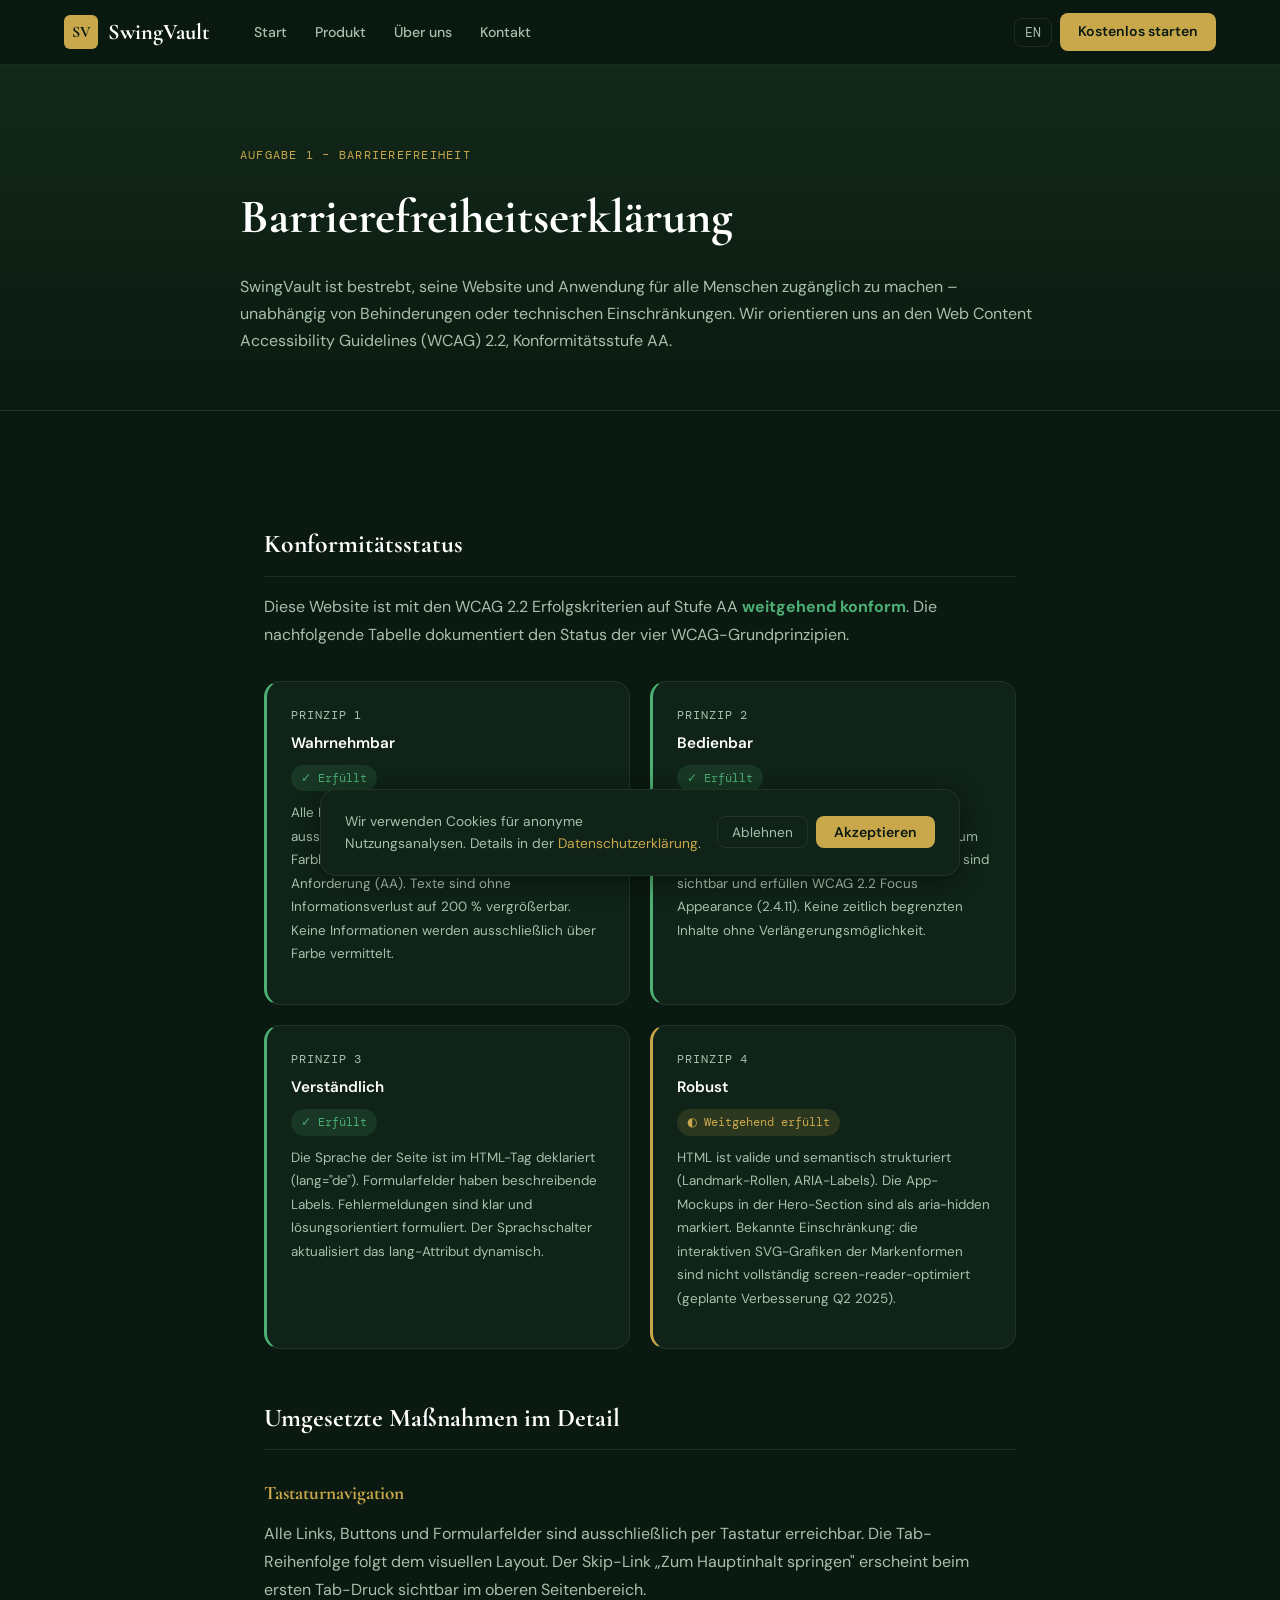
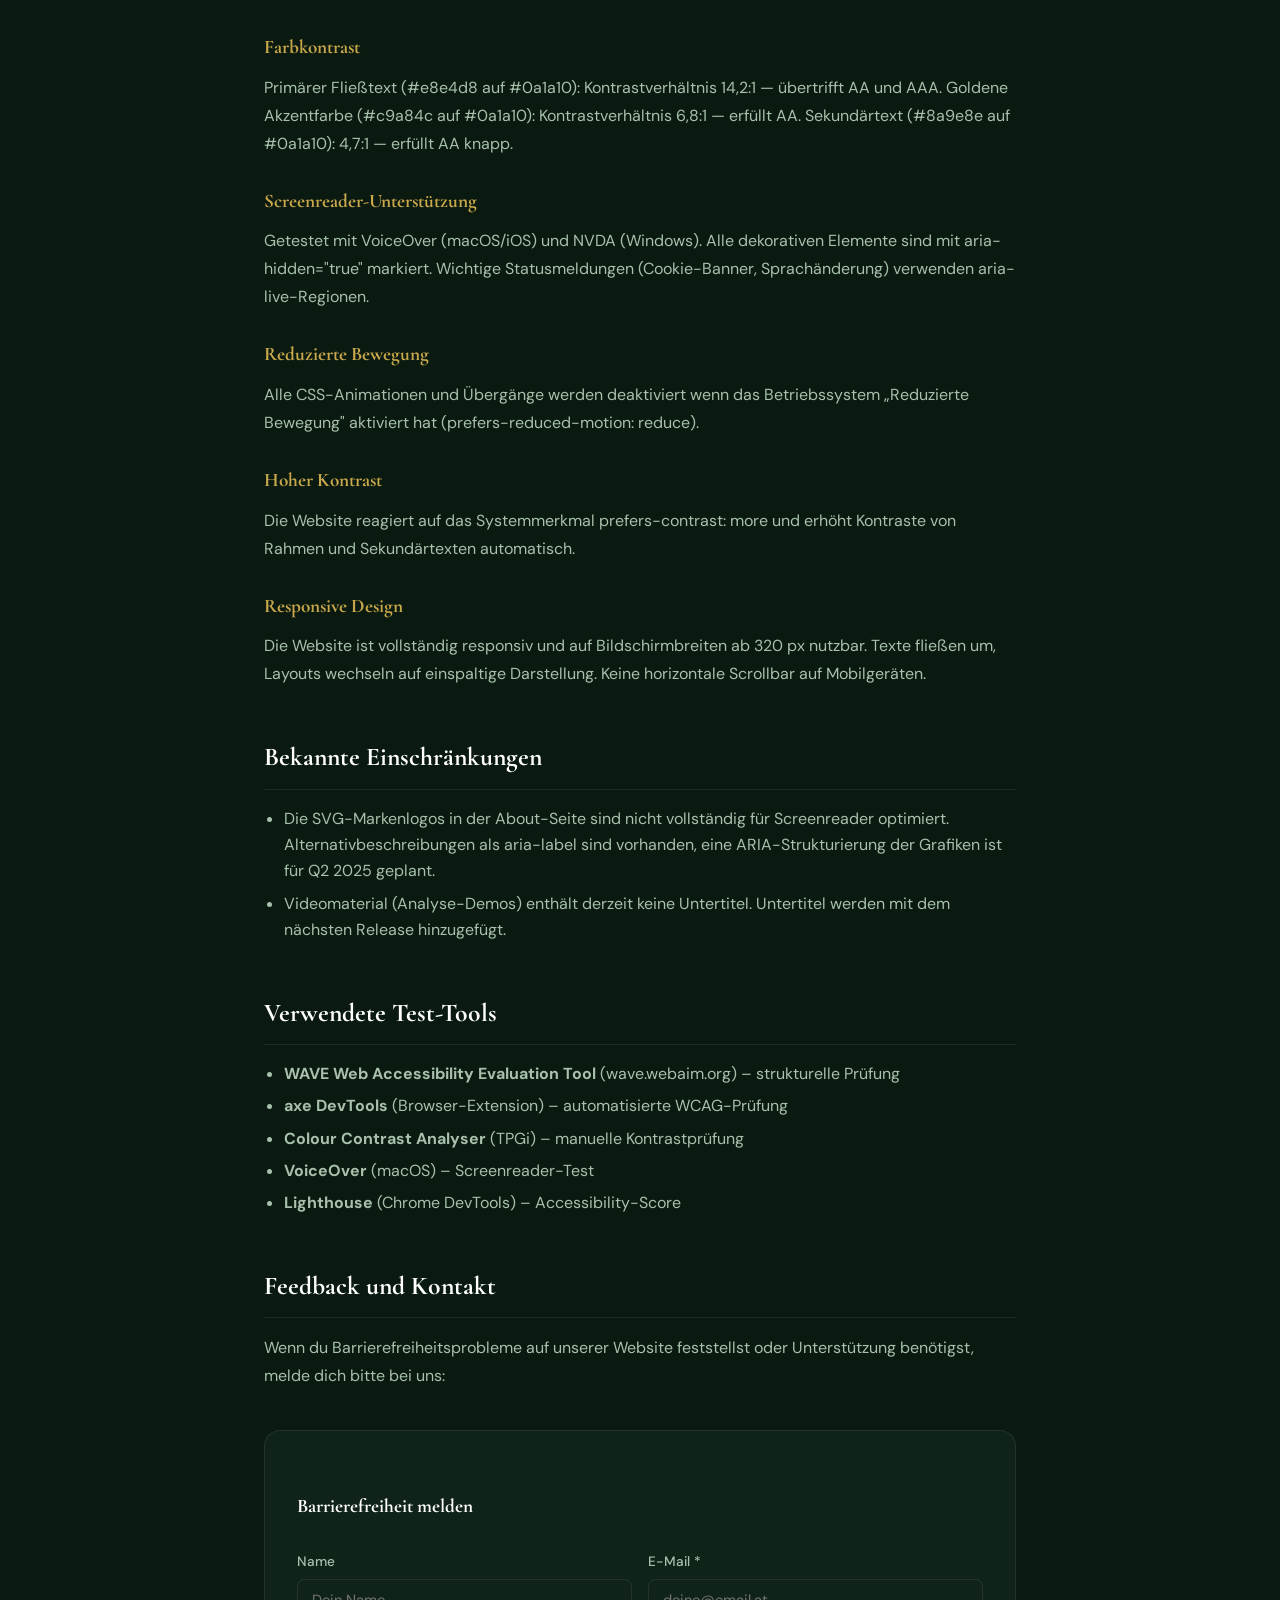
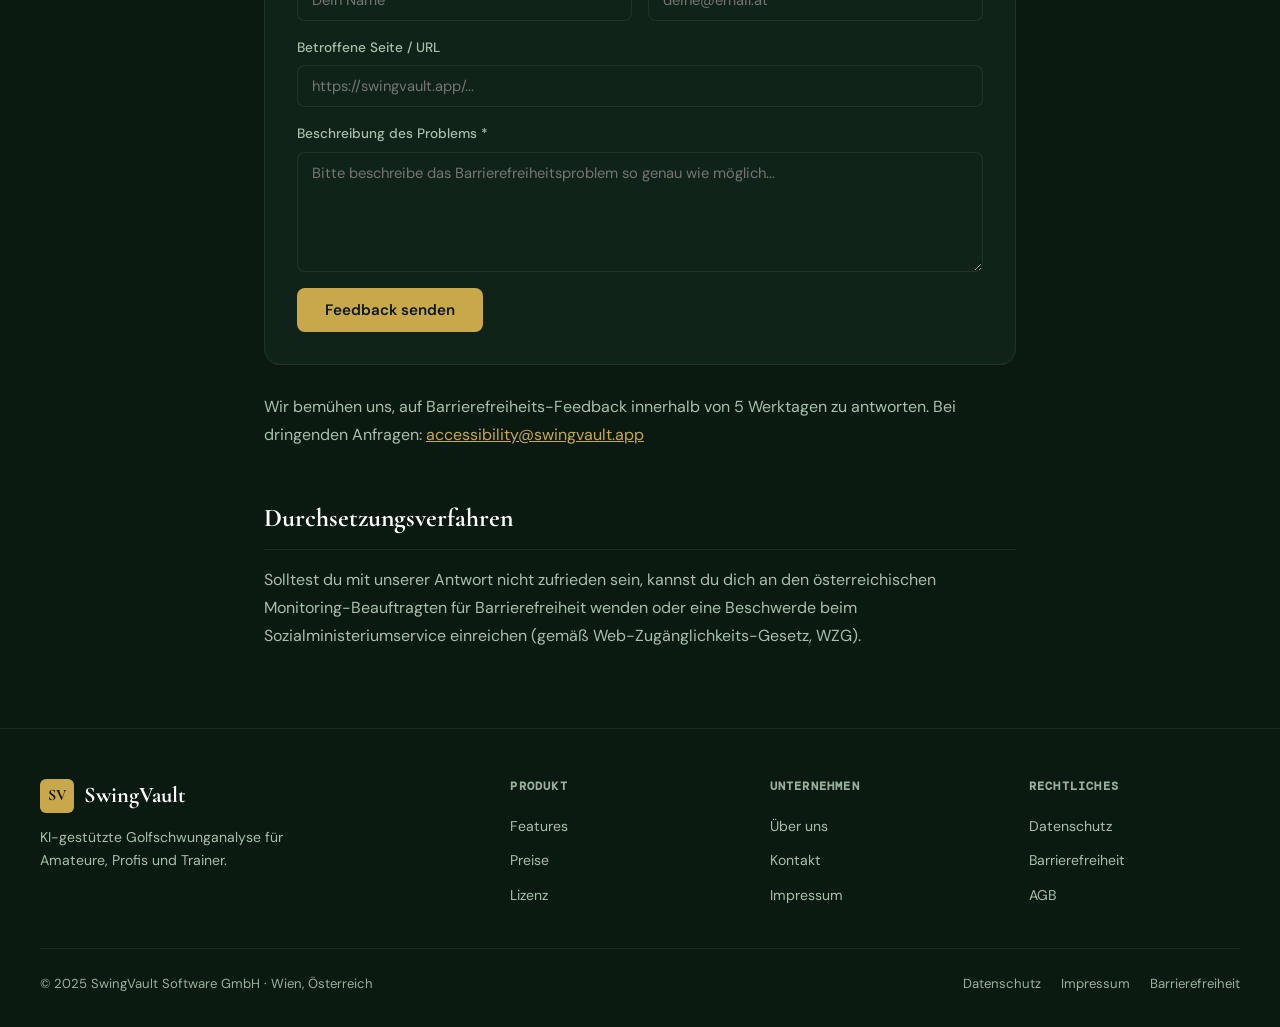
<file: acessibility.html>
<!DOCTYPE html>
<html lang="de">
<head>
  <meta charset="UTF-8" />
  <meta name="viewport" content="width=device-width, initial-scale=1.0" />
  <title>Barrierefreiheit – SwingVault</title>
  <meta name="description" content="Barrierefreiheitserklärung der SwingVault Website gemäß WCAG 2.2 AA." />
  <link rel="stylesheet" href="css/style.css" />
  <style>
    .wcag-grid {
      display: grid; grid-template-columns: repeat(2, 1fr);
      gap: 20px; margin: 32px 0;
    }
    .wcag-card {
      background: var(--bg-card); border: 1px solid var(--border);
      border-radius: var(--radius-lg); padding: 24px;
    }
    .wcag-card.pass { border-left: 3px solid #4caf73; }
    .wcag-card.partial { border-left: 3px solid var(--gold); }
    .wcag-principle {
      font-family: var(--font-mono); font-size: .72rem;
      color: var(--text-muted); text-transform: uppercase;
      letter-spacing: .08em; margin-bottom: 6px;
    }
    .wcag-title {
      font-size: .95rem; font-weight: 600;
      color: var(--white); margin-bottom: 8px;
    }
    .wcag-status {
      display: inline-flex; align-items: center; gap: 6px;
      font-size: .78rem; font-family: var(--font-mono);
      padding: 3px 10px; border-radius: 999px; margin-bottom: 10px;
    }
    .wcag-status.pass { background: rgba(76,175,115,.15); color: #4caf73; }
    .wcag-status.partial { background: rgba(201,168,76,.15); color: var(--gold); }
    .wcag-desc { font-size: .84rem; color: var(--text-muted); line-height: 1.6; }
    .feedback-form {
      background: var(--bg-card); border: 1px solid var(--border);
      border-radius: var(--radius-lg); padding: 32px; margin-top: 40px;
    }
    @media (max-width: 700px) { .wcag-grid { grid-template-columns: 1fr; } }
  </style>
</head>
<body>

  <a href="#main" class="skip-link">Zum Hauptinhalt springen</a>

  <nav class="site-nav" role="navigation" aria-label="Hauptnavigation">
    <div class="nav-inner">
      <a href="index.html" class="nav-logo" aria-label="SwingVault – Startseite">
        <span class="logo-mark" aria-hidden="true">SV</span>SwingVault
      </a>
      <ul class="nav-links" role="list">
        <li><a href="index.html">Start</a></li>
        <li><a href="product.html">Produkt</a></li>
        <li><a href="about.html">Über uns</a></li>
        <li><a href="contact.html">Kontakt</a></li>
      </ul>
      <div class="nav-actions">
        <button id="langToggle" aria-label="Sprache wechseln"><span id="langLabel">EN</span></button>
        <a href="product.html" class="btn-primary">Kostenlos starten</a>
      </div>
    </div>
  </nav>

  <main id="main">
    <div class="page-hero">
      <div class="page-hero-inner">
        <span class="page-tag">Aufgabe 1 – Barrierefreiheit</span>
        <h1 class="page-title">Barrierefreiheitserklärung</h1>
        <p class="page-sub">SwingVault ist bestrebt, seine Website und Anwendung für alle Menschen zugänglich zu machen – unabhängig von Behinderungen oder technischen Einschränkungen. Wir orientieren uns an den Web Content Accessibility Guidelines (WCAG) 2.2, Konformitätsstufe AA.</p>
      </div>
    </div>

    <div class="content-wrap">

      <h2>Konformitätsstatus</h2>
      <p>Diese Website ist mit den WCAG 2.2 Erfolgskriterien auf Stufe AA <strong style="color:#4caf73;">weitgehend konform</strong>. Die nachfolgende Tabelle dokumentiert den Status der vier WCAG-Grundprinzipien.</p>

      <div class="wcag-grid" role="list" aria-label="WCAG 2.2 Konformitätsübersicht">

        <div class="wcag-card pass" role="listitem">
          <div class="wcag-principle">Prinzip 1</div>
          <div class="wcag-title">Wahrnehmbar</div>
          <div class="wcag-status pass" aria-label="Status: Erfüllt">✓ Erfüllt</div>
          <p class="wcag-desc">Alle Bilder und grafischen Elemente haben aussagekräftige Alt-Texte. Farbkontrastverhältnisse erfüllen die 4,5:1 Anforderung (AA). Texte sind ohne Informationsverlust auf 200 % vergrößerbar. Keine Informationen werden ausschließlich über Farbe vermittelt.</p>
        </div>

        <div class="wcag-card pass" role="listitem">
          <div class="wcag-principle">Prinzip 2</div>
          <div class="wcag-title">Bedienbar</div>
          <div class="wcag-status pass" aria-label="Status: Erfüllt">✓ Erfüllt</div>
          <p class="wcag-desc">Alle interaktiven Elemente sind per Tastatur erreichbar (Tab-Reihenfolge). Ein Skip-Link zum Hauptinhalt ist vorhanden. Fokus-Indikatoren sind sichtbar und erfüllen WCAG 2.2 Focus Appearance (2.4.11). Keine zeitlich begrenzten Inhalte ohne Verlängerungsmöglichkeit.</p>
        </div>

        <div class="wcag-card pass" role="listitem">
          <div class="wcag-principle">Prinzip 3</div>
          <div class="wcag-title">Verständlich</div>
          <div class="wcag-status pass" aria-label="Status: Erfüllt">✓ Erfüllt</div>
          <p class="wcag-desc">Die Sprache der Seite ist im HTML-Tag deklariert (lang="de"). Formularfelder haben beschreibende Labels. Fehlermeldungen sind klar und lösungsorientiert formuliert. Der Sprachschalter aktualisiert das lang-Attribut dynamisch.</p>
        </div>

        <div class="wcag-card partial" role="listitem">
          <div class="wcag-principle">Prinzip 4</div>
          <div class="wcag-title">Robust</div>
          <div class="wcag-status partial" aria-label="Status: Teilweise erfüllt">◐ Weitgehend erfüllt</div>
          <p class="wcag-desc">HTML ist valide und semantisch strukturiert (Landmark-Rollen, ARIA-Labels). Die App-Mockups in der Hero-Section sind als aria-hidden markiert. Bekannte Einschränkung: die interaktiven SVG-Grafiken der Markenformen sind nicht vollständig screen-reader-optimiert (geplante Verbesserung Q2 2025).</p>
        </div>

      </div>

      <h2>Umgesetzte Maßnahmen im Detail</h2>

      <h3>Tastaturnavigation</h3>
      <p>Alle Links, Buttons und Formularfelder sind ausschließlich per Tastatur erreichbar. Die Tab-Reihenfolge folgt dem visuellen Layout. Der Skip-Link „Zum Hauptinhalt springen" erscheint beim ersten Tab-Druck sichtbar im oberen Seitenbereich.</p>

      <h3>Farbkontrast</h3>
      <p>Primärer Fließtext (#e8e4d8 auf #0a1a10): Kontrastverhältnis 14,2:1 — übertrifft AA und AAA. Goldene Akzentfarbe (#c9a84c auf #0a1a10): Kontrastverhältnis 6,8:1 — erfüllt AA. Sekundärtext (#8a9e8e auf #0a1a10): 4,7:1 — erfüllt AA knapp.</p>

      <h3>Screenreader-Unterstützung</h3>
      <p>Getestet mit VoiceOver (macOS/iOS) und NVDA (Windows). Alle dekorativen Elemente sind mit aria-hidden="true" markiert. Wichtige Statusmeldungen (Cookie-Banner, Sprachänderung) verwenden aria-live-Regionen.</p>

      <h3>Reduzierte Bewegung</h3>
      <p>Alle CSS-Animationen und Übergänge werden deaktiviert wenn das Betriebssystem „Reduzierte Bewegung" aktiviert hat (prefers-reduced-motion: reduce).</p>

      <h3>Hoher Kontrast</h3>
      <p>Die Website reagiert auf das Systemmerkmal prefers-contrast: more und erhöht Kontraste von Rahmen und Sekundärtexten automatisch.</p>

      <h3>Responsive Design</h3>
      <p>Die Website ist vollständig responsiv und auf Bildschirmbreiten ab 320 px nutzbar. Texte fließen um, Layouts wechseln auf einspaltige Darstellung. Keine horizontale Scrollbar auf Mobilgeräten.</p>

      <h2>Bekannte Einschränkungen</h2>
      <ul>
        <li>Die SVG-Markenlogos in der About-Seite sind nicht vollständig für Screenreader optimiert. Alternativbeschreibungen als aria-label sind vorhanden, eine ARIA-Strukturierung der Grafiken ist für Q2 2025 geplant.</li>
        <li>Videomaterial (Analyse-Demos) enthält derzeit keine Untertitel. Untertitel werden mit dem nächsten Release hinzugefügt.</li>
      </ul>

      <h2>Verwendete Test-Tools</h2>
      <ul>
        <li><strong>WAVE Web Accessibility Evaluation Tool</strong> (wave.webaim.org) – strukturelle Prüfung</li>
        <li><strong>axe DevTools</strong> (Browser-Extension) – automatisierte WCAG-Prüfung</li>
        <li><strong>Colour Contrast Analyser</strong> (TPGi) – manuelle Kontrastprüfung</li>
        <li><strong>VoiceOver</strong> (macOS) – Screenreader-Test</li>
        <li><strong>Lighthouse</strong> (Chrome DevTools) – Accessibility-Score</li>
      </ul>

      <h2>Feedback und Kontakt</h2>
      <p>Wenn du Barrierefreiheitsprobleme auf unserer Website feststellst oder Unterstützung benötigst, melde dich bitte bei uns:</p>

      <div class="feedback-form" role="form" aria-labelledby="feedback-title">
        <h3 id="feedback-title" style="font-family:var(--font-display); color:var(--white); margin-bottom:20px;">Barrierefreiheit melden</h3>
        <form class="contact-form" novalidate aria-label="Barrierefreiheits-Feedback Formular">
          <div class="form-row">
            <div class="form-group">
              <label for="bf-name">Name</label>
              <input type="text" id="bf-name" name="name" autocomplete="name" placeholder="Dein Name" />
            </div>
            <div class="form-group">
              <label for="bf-email">E-Mail <span aria-label="Pflichtfeld">*</span></label>
              <input type="email" id="bf-email" name="email" autocomplete="email" required placeholder="deine@email.at" aria-required="true" />
            </div>
          </div>
          <div class="form-group">
            <label for="bf-page">Betroffene Seite / URL</label>
            <input type="url" id="bf-page" name="page" placeholder="https://swingvault.app/..." />
          </div>
          <div class="form-group">
            <label for="bf-message">Beschreibung des Problems <span aria-label="Pflichtfeld">*</span></label>
            <textarea id="bf-message" name="message" required aria-required="true" placeholder="Bitte beschreibe das Barrierefreiheitsproblem so genau wie möglich..."></textarea>
          </div>
          <button type="submit" class="btn-primary" style="align-self:flex-start; padding:12px 28px; font-size:.95rem;">Feedback senden</button>
        </form>
      </div>

      <p style="margin-top:28px;">Wir bemühen uns, auf Barrierefreiheits-Feedback innerhalb von 5 Werktagen zu antworten. Bei dringenden Anfragen: <a href="mailto:accessibility@swingvault.app">accessibility@swingvault.app</a></p>

      <h2>Durchsetzungsverfahren</h2>
      <p>Solltest du mit unserer Antwort nicht zufrieden sein, kannst du dich an den österreichischen Monitoring-Beauftragten für Barrierefreiheit wenden oder eine Beschwerde beim Sozialministeriumservice einreichen (gemäß Web-Zugänglichkeits-Gesetz, WZG).</p>

    </div>
  </main>

  <footer class="site-footer" role="contentinfo">
    <div class="footer-inner">
      <div class="footer-brand">
        <a href="index.html" class="nav-logo" aria-label="SwingVault Startseite">
          <span class="logo-mark" aria-hidden="true">SV</span> SwingVault
        </a>
        <p class="footer-tagline">KI-gestützte Golfschwunganalyse für Amateure, Profis und Trainer.</p>
      </div>
      <div class="footer-col">
        <div class="footer-col-title">Produkt</div>
        <ul>
          <li><a href="product.html">Features</a></li>
          <li><a href="product.html#pricing">Preise</a></li>
          <li><a href="license.html">Lizenz</a></li>
        </ul>
      </div>
      <div class="footer-col">
        <div class="footer-col-title">Unternehmen</div>
        <ul>
          <li><a href="about.html">Über uns</a></li>
          <li><a href="contact.html">Kontakt</a></li>
          <li><a href="contact.html#impressum">Impressum</a></li>
        </ul>
      </div>
      <div class="footer-col">
        <div class="footer-col-title">Rechtliches</div>
        <ul>
          <li><a href="privacy.html">Datenschutz</a></li>
          <li><a href="accessibility.html">Barrierefreiheit</a></li>
          <li><a href="license.html">AGB</a></li>
        </ul>
      </div>
    </div>
    <div class="footer-bottom">
      <p class="footer-copy">© 2025 SwingVault Software GmbH · Wien, Österreich</p>
      <nav class="footer-legal-links" aria-label="Rechtliche Links">
        <a href="privacy.html">Datenschutz</a>
        <a href="contact.html#impressum">Impressum</a>
        <a href="accessibility.html">Barrierefreiheit</a>
      </nav>
    </div>
  </footer>

  <div id="cookieBanner" role="region" aria-label="Cookie-Hinweis" aria-live="polite">
    <p class="cookie-text">Wir verwenden Cookies für anonyme Nutzungsanalysen. Details in der <a href="privacy.html">Datenschutzerklärung</a>.</p>
    <div class="cookie-btns">
      <button class="btn-ghost" id="cookieDecline">Ablehnen</button>
      <button class="btn-primary" id="cookieAccept">Akzeptieren</button>
    </div>
  </div>

  <script src="js/main.js"></script>
</body>
</html>
</file>
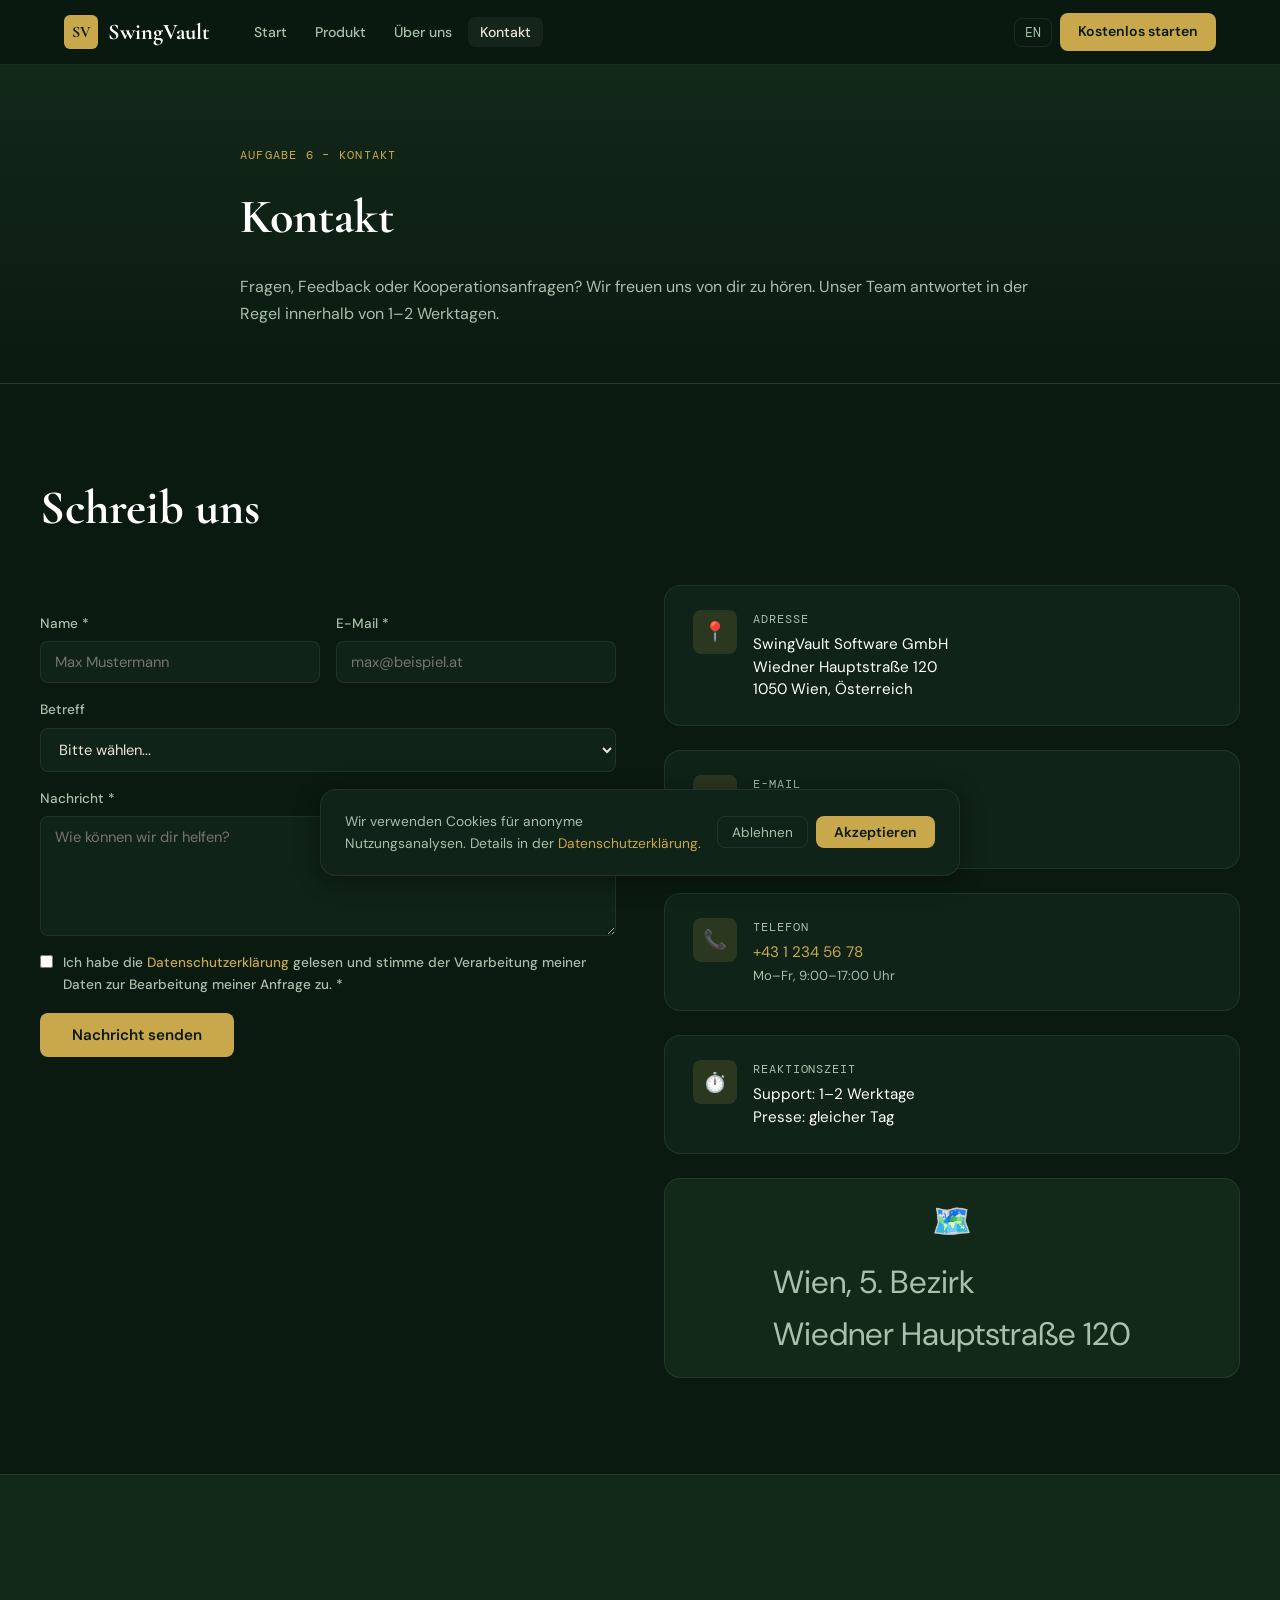
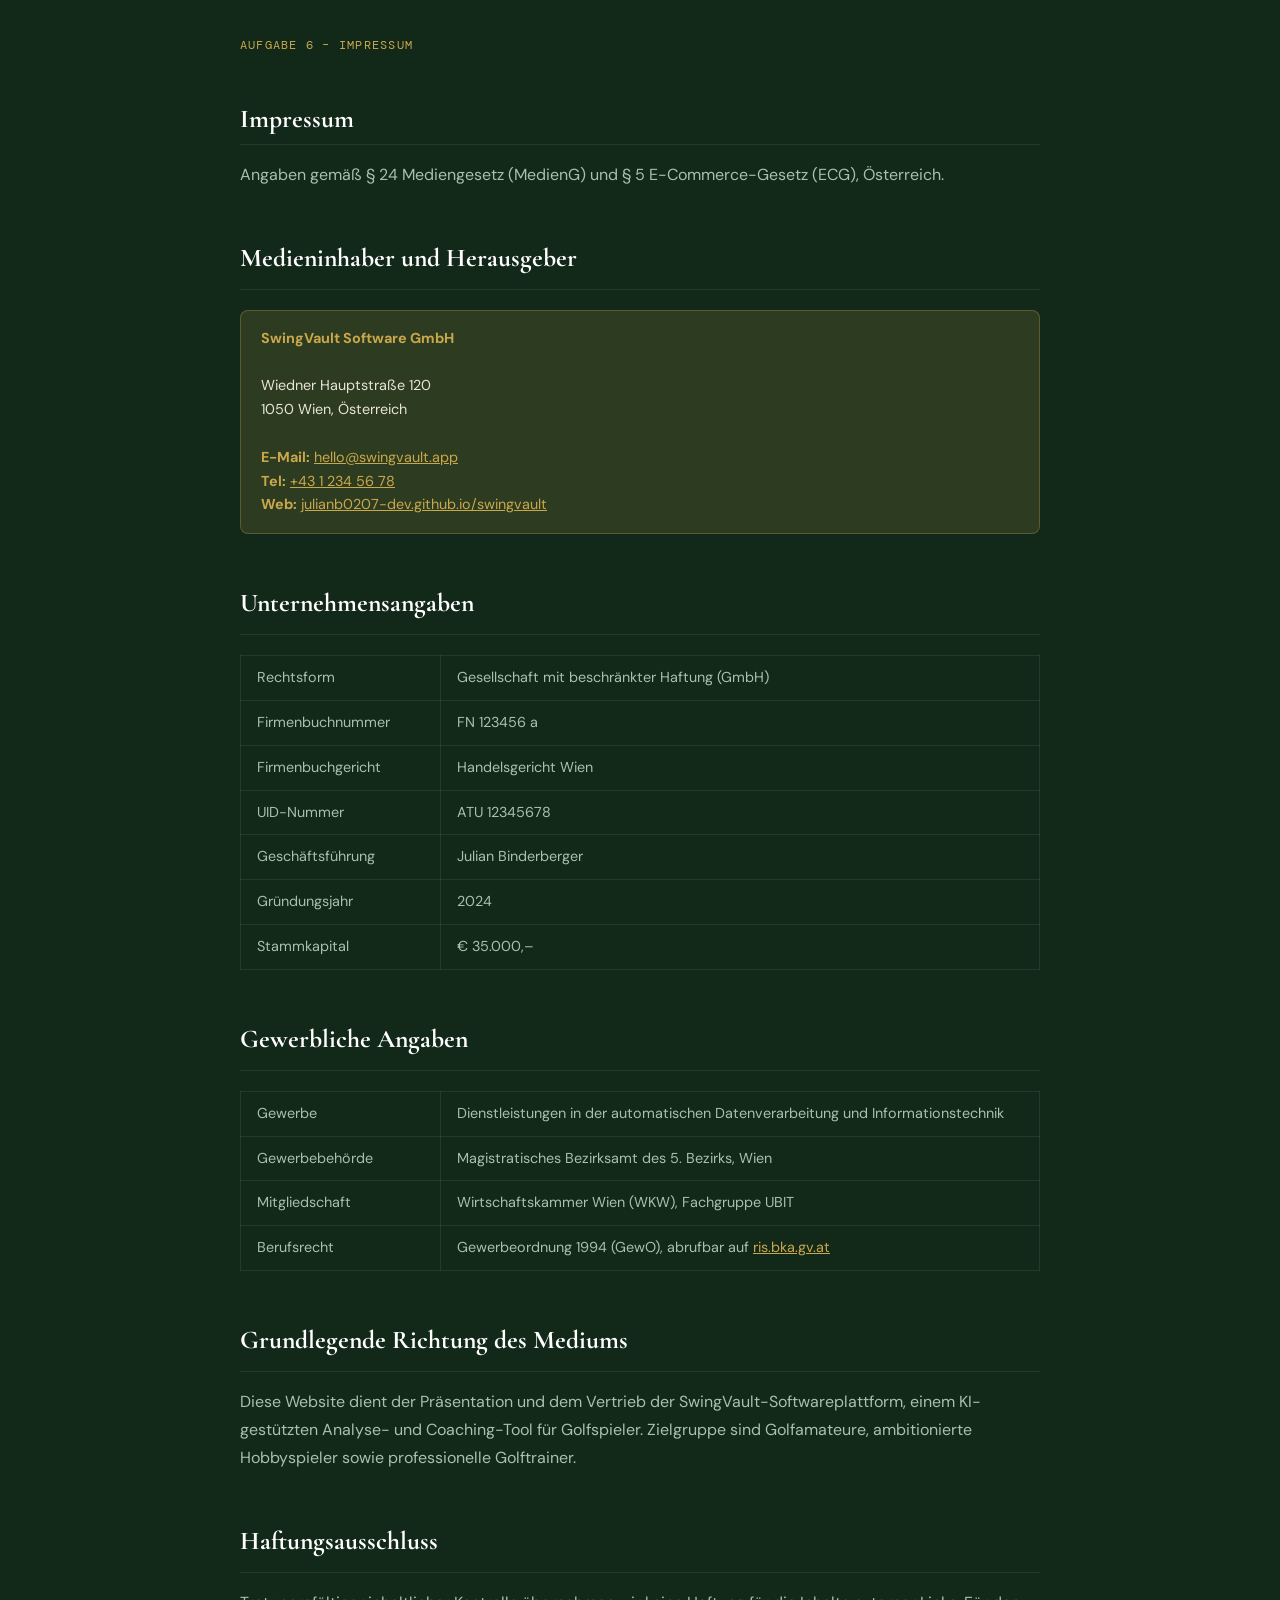
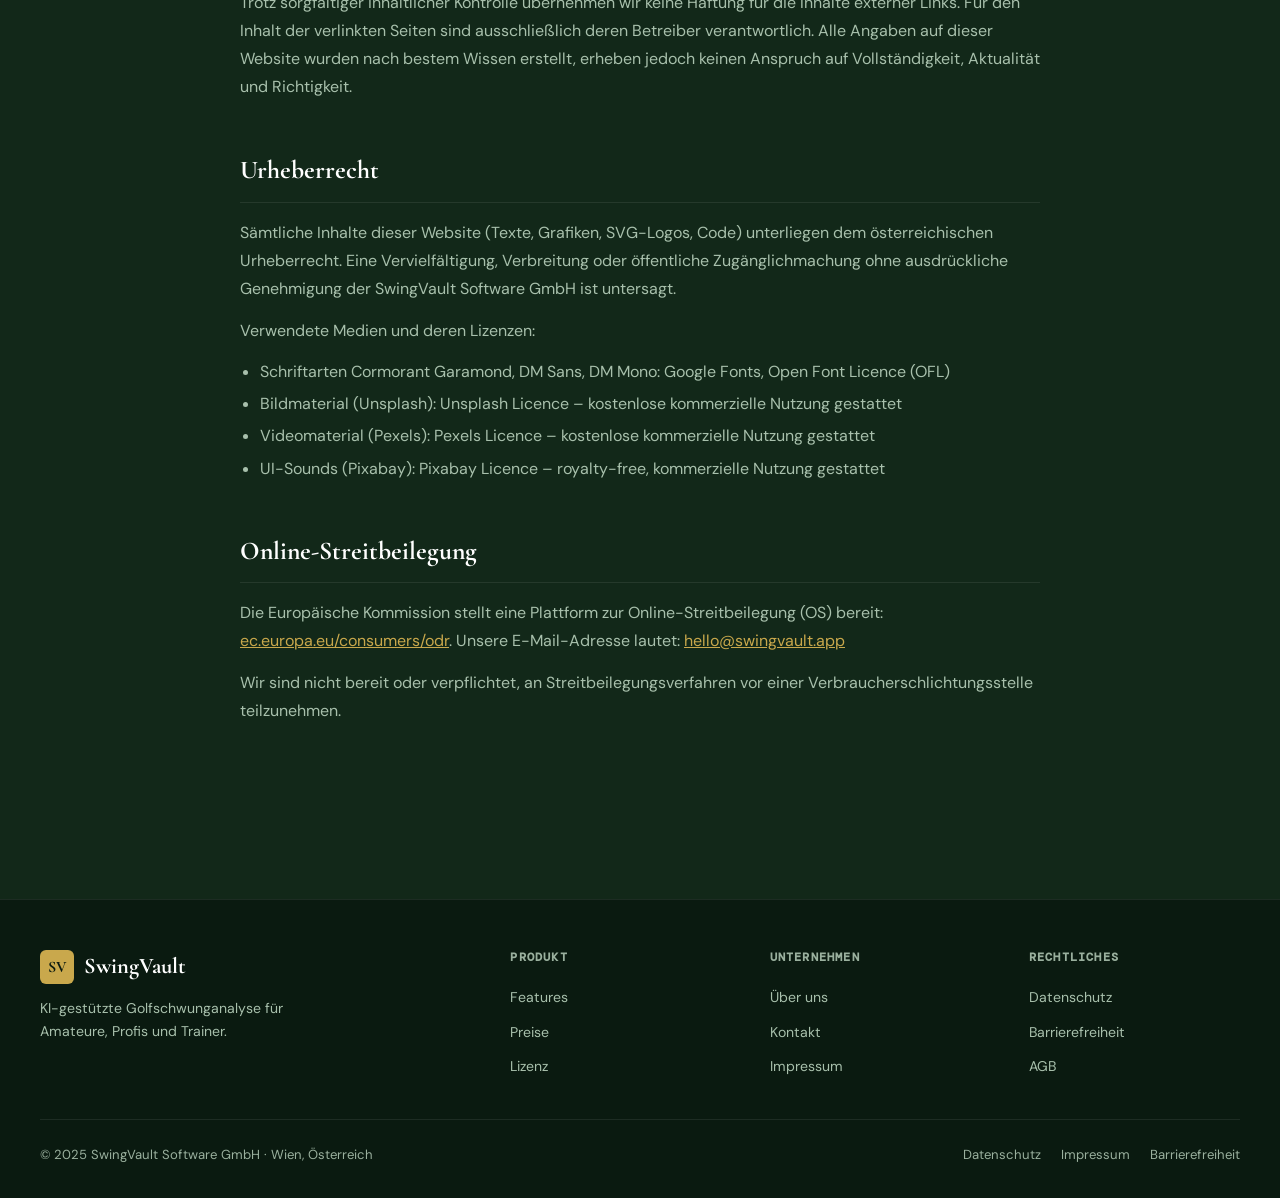
<file: contact.html>
<!DOCTYPE html>
<html lang="de">
<head>
  <meta charset="UTF-8" />
  <meta name="viewport" content="width=device-width, initial-scale=1.0" />
  <title>Kontakt &amp; Impressum – SwingVault</title>
  <meta name="description" content="Kontaktiere SwingVault oder lies unser Impressum gemäß § 24 Mediengesetz." />
  <link rel="stylesheet" href="css/style.css" />
  <style>
    .contact-grid {
      display: grid; grid-template-columns: 1fr 1fr; gap: 48px; margin-top: 48px;
    }
    .contact-info-block {
      display: flex; flex-direction: column; gap: 24px;
    }
    .contact-info-card {
      background: var(--bg-card); border: 1px solid var(--border);
      border-radius: var(--radius-lg); padding: 24px 28px;
      display: flex; gap: 16px; align-items: flex-start;
    }
    .contact-info-icon {
      width: 44px; height: 44px; flex-shrink: 0;
      background: var(--gold-dim); border-radius: var(--radius);
      display: flex; align-items: center; justify-content: center;
      font-size: 1.2rem;
    }
    .contact-info-label {
      font-family: var(--font-mono); font-size: .72rem;
      color: var(--text-muted); text-transform: uppercase;
      letter-spacing: .08em; margin-bottom: 4px;
    }
    .contact-info-value {
      font-size: .95rem; color: var(--white); line-height: 1.5;
    }
    .contact-info-value a { color: var(--gold); }
    .map-placeholder {
      background: var(--bg-subtle); border: 1px solid var(--border);
      border-radius: var(--radius-lg); height: 200px;
      display: flex; align-items: center; justify-content: center;
      flex-direction: column; gap: 8px;
      color: var(--text-muted); font-size: .88rem;
    }
    .map-placeholder span { font-size: 2rem; }
    .impressum-section {
      background: var(--bg-subtle);
      border-top: 1px solid var(--border);
    }
    .success-msg {
      display: none; background: rgba(46,125,69,.15);
      border: 1px solid rgba(46,125,69,.3); border-radius: var(--radius);
      padding: 16px 20px; color: #4caf73; font-size: .9rem; margin-top: 16px;
    }
    @media (max-width: 900px) {
      .contact-grid { grid-template-columns: 1fr; }
    }
  </style>
</head>
<body>

  <a href="#main" class="skip-link">Zum Hauptinhalt springen</a>

  <nav class="site-nav" role="navigation" aria-label="Hauptnavigation">
    <div class="nav-inner">
      <a href="index.html" class="nav-logo" aria-label="SwingVault – Startseite">
        <span class="logo-mark" aria-hidden="true">SV</span>SwingVault
      </a>
      <ul class="nav-links" role="list">
        <li><a href="index.html">Start</a></li>
        <li><a href="product.html">Produkt</a></li>
        <li><a href="about.html">Über uns</a></li>
        <li><a href="contact.html" aria-current="page">Kontakt</a></li>
      </ul>
      <div class="nav-actions">
        <button id="langToggle" aria-label="Sprache wechseln"><span id="langLabel">EN</span></button>
        <a href="product.html" class="btn-primary">Kostenlos starten</a>
      </div>
    </div>
  </nav>

  <main id="main">

    <!-- Kontakt -->
    <div class="page-hero">
      <div class="page-hero-inner">
        <span class="page-tag">Aufgabe 6 – Kontakt</span>
        <h1 class="page-title">Kontakt</h1>
        <p class="page-sub">Fragen, Feedback oder Kooperationsanfragen? Wir freuen uns von dir zu hören. Unser Team antwortet in der Regel innerhalb von 1–2 Werktagen.</p>
      </div>
    </div>

    <section aria-labelledby="contact-title">
      <div class="section-inner">
        <h2 class="section-title" id="contact-title" style="margin-bottom:0;">Schreib uns</h2>
        <div class="contact-grid">

          <!-- Formular -->
          <div>
            <form class="contact-form" id="contactForm" novalidate aria-label="Kontaktformular">
              <div class="form-row">
                <div class="form-group">
                  <label for="c-name">Name <span aria-label="Pflichtfeld">*</span></label>
                  <input type="text" id="c-name" name="name" autocomplete="name"
                    required aria-required="true" placeholder="Max Mustermann" />
                </div>
                <div class="form-group">
                  <label for="c-email">E-Mail <span aria-label="Pflichtfeld">*</span></label>
                  <input type="email" id="c-email" name="email" autocomplete="email"
                    required aria-required="true" placeholder="max@beispiel.at" />
                </div>
              </div>
              <div class="form-group">
                <label for="c-subject">Betreff</label>
                <select id="c-subject" name="subject" aria-label="Betreff auswählen">
                  <option value="">Bitte wählen...</option>
                  <option value="support">Technischer Support</option>
                  <option value="billing">Abo &amp; Abrechnung</option>
                  <option value="feedback">Feedback &amp; Verbesserungen</option>
                  <option value="press">Presse &amp; Medien</option>
                  <option value="partnership">Kooperation &amp; Partner</option>
                  <option value="other">Sonstiges</option>
                </select>
              </div>
              <div class="form-group">
                <label for="c-message">Nachricht <span aria-label="Pflichtfeld">*</span></label>
                <textarea id="c-message" name="message"
                  required aria-required="true"
                  placeholder="Wie können wir dir helfen?"></textarea>
              </div>
              <div class="form-group">
                <label style="display:flex; gap:10px; align-items:flex-start; cursor:pointer;">
                  <input type="checkbox" id="c-privacy" name="privacy" required aria-required="true"
                    style="margin-top:3px; accent-color:var(--gold);" />
                  <span style="font-size:.85rem; color:var(--text-muted);">
                    Ich habe die <a href="privacy.html">Datenschutzerklärung</a> gelesen und stimme der Verarbeitung meiner Daten zur Bearbeitung meiner Anfrage zu. <span aria-label="Pflichtfeld">*</span>
                  </span>
                </label>
              </div>
              <button type="submit" class="btn-primary"
                style="align-self:flex-start; padding:12px 32px; font-size:.95rem;"
                id="submitBtn">
                Nachricht senden
              </button>
              <div class="success-msg" id="successMsg" role="alert" aria-live="polite">
                ✓ Vielen Dank! Deine Nachricht wurde erfolgreich gesendet. Wir melden uns innerhalb von 1–2 Werktagen.
              </div>
            </form>
          </div>

          <!-- Kontaktinfos -->
          <div class="contact-info-block">
            <div class="contact-info-card">
              <div class="contact-info-icon" aria-hidden="true">📍</div>
              <div>
                <div class="contact-info-label">Adresse</div>
                <div class="contact-info-value">
                  SwingVault Software GmbH<br>
                  Wiedner Hauptstraße 120<br>
                  1050 Wien, Österreich
                </div>
              </div>
            </div>
            <div class="contact-info-card">
              <div class="contact-info-icon" aria-hidden="true">✉️</div>
              <div>
                <div class="contact-info-label">E-Mail</div>
                <div class="contact-info-value">
                  <a href="mailto:hello@swingvault.app">hello@swingvault.app</a><br>
                  <a href="mailto:support@swingvault.app">support@swingvault.app</a>
                </div>
              </div>
            </div>
            <div class="contact-info-card">
              <div class="contact-info-icon" aria-hidden="true">📞</div>
              <div>
                <div class="contact-info-label">Telefon</div>
                <div class="contact-info-value">
                  <a href="tel:+43123456789">+43 1 234 56 78</a><br>
                  <span style="font-size:.82rem; color:var(--text-muted);">Mo–Fr, 9:00–17:00 Uhr</span>
                </div>
              </div>
            </div>
            <div class="contact-info-card">
              <div class="contact-info-icon" aria-hidden="true">⏱️</div>
              <div>
                <div class="contact-info-label">Reaktionszeit</div>
                <div class="contact-info-value">
                  Support: 1–2 Werktage<br>
                  Presse: gleicher Tag
                </div>
              </div>
            </div>
            <div class="map-placeholder" role="img" aria-label="Kartenausschnitt: Wien 5. Bezirk, Wiedner Hauptstraße 120">
              <span aria-hidden="true">🗺️</span>
              <span>Wien, 5. Bezirk<br>Wiedner Hauptstraße 120</span>
            </div>
          </div>

        </div>
      </div>
    </section>

    <!-- Impressum -->
    <section class="impressum-section" id="impressum" aria-labelledby="impressum-title">
      <div class="section-inner">
        <div class="content-wrap" style="padding:64px 0;">
          <span class="page-tag">Aufgabe 6 – Impressum</span>
          <h2 class="section-title" id="impressum-title">Impressum</h2>
          <p style="color:var(--text-muted); margin-bottom:32px;">
            Angaben gemäß § 24 Mediengesetz (MedienG) und § 5 E-Commerce-Gesetz (ECG), Österreich.
          </p>

          <h2>Medieninhaber und Herausgeber</h2>
          <div class="info-box">
            <strong>SwingVault Software GmbH</strong><br><br>
            Wiedner Hauptstraße 120<br>
            1050 Wien, Österreich<br><br>
            <strong>E-Mail:</strong> <a href="mailto:hello@swingvault.app">hello@swingvault.app</a><br>
            <strong>Tel:</strong> <a href="tel:+43123456789">+43 1 234 56 78</a><br>
            <strong>Web:</strong> <a href="https://julianb0207-dev.github.io/swingvault">julianb0207-dev.github.io/swingvault</a>
          </div>

          <h2>Unternehmensangaben</h2>
          <table>
            <tbody>
              <tr><td style="width:200px;">Rechtsform</td><td>Gesellschaft mit beschränkter Haftung (GmbH)</td></tr>
              <tr><td>Firmenbuchnummer</td><td>FN 123456 a</td></tr>
              <tr><td>Firmenbuchgericht</td><td>Handelsgericht Wien</td></tr>
              <tr><td>UID-Nummer</td><td>ATU 12345678</td></tr>
              <tr><td>Geschäftsführung</td><td>Julian Binderberger</td></tr>
              <tr><td>Gründungsjahr</td><td>2024</td></tr>
              <tr><td>Stammkapital</td><td>€ 35.000,–</td></tr>
            </tbody>
          </table>

          <h2>Gewerbliche Angaben</h2>
          <table>
            <tbody>
              <tr><td style="width:200px;">Gewerbe</td><td>Dienstleistungen in der automatischen Datenverarbeitung und Informationstechnik</td></tr>
              <tr><td>Gewerbebehörde</td><td>Magistratisches Bezirksamt des 5. Bezirks, Wien</td></tr>
              <tr><td>Mitgliedschaft</td><td>Wirtschaftskammer Wien (WKW), Fachgruppe UBIT</td></tr>
              <tr><td>Berufsrecht</td><td>Gewerbeordnung 1994 (GewO), abrufbar auf <a href="https://www.ris.bka.gv.at" target="_blank" rel="noopener">ris.bka.gv.at</a></td></tr>
            </tbody>
          </table>

          <h2>Grundlegende Richtung des Mediums</h2>
          <p>Diese Website dient der Präsentation und dem Vertrieb der SwingVault-Softwareplattform, einem KI-gestützten Analyse- und Coaching-Tool für Golfspieler. Zielgruppe sind Golfamateure, ambitionierte Hobbyspieler sowie professionelle Golftrainer.</p>

          <h2>Haftungsausschluss</h2>
          <p>Trotz sorgfältiger inhaltlicher Kontrolle übernehmen wir keine Haftung für die Inhalte externer Links. Für den Inhalt der verlinkten Seiten sind ausschließlich deren Betreiber verantwortlich. Alle Angaben auf dieser Website wurden nach bestem Wissen erstellt, erheben jedoch keinen Anspruch auf Vollständigkeit, Aktualität und Richtigkeit.</p>

          <h2>Urheberrecht</h2>
          <p>Sämtliche Inhalte dieser Website (Texte, Grafiken, SVG-Logos, Code) unterliegen dem österreichischen Urheberrecht. Eine Vervielfältigung, Verbreitung oder öffentliche Zugänglichmachung ohne ausdrückliche Genehmigung der SwingVault Software GmbH ist untersagt.</p>
          <p>Verwendete Medien und deren Lizenzen:</p>
          <ul>
            <li>Schriftarten Cormorant Garamond, DM Sans, DM Mono: Google Fonts, Open Font Licence (OFL)</li>
            <li>Bildmaterial (Unsplash): Unsplash Licence – kostenlose kommerzielle Nutzung gestattet</li>
            <li>Videomaterial (Pexels): Pexels Licence – kostenlose kommerzielle Nutzung gestattet</li>
            <li>UI-Sounds (Pixabay): Pixabay Licence – royalty-free, kommerzielle Nutzung gestattet</li>
          </ul>

          <h2>Online-Streitbeilegung</h2>
          <p>Die Europäische Kommission stellt eine Plattform zur Online-Streitbeilegung (OS) bereit: <a href="https://ec.europa.eu/consumers/odr" target="_blank" rel="noopener">ec.europa.eu/consumers/odr</a>. Unsere E-Mail-Adresse lautet: <a href="mailto:hello@swingvault.app">hello@swingvault.app</a></p>
          <p>Wir sind nicht bereit oder verpflichtet, an Streitbeilegungsverfahren vor einer Verbraucherschlichtungsstelle teilzunehmen.</p>
        </div>
      </div>
    </section>

  </main>

  <footer class="site-footer" role="contentinfo">
    <div class="footer-inner">
      <div class="footer-brand">
        <a href="index.html" class="nav-logo" aria-label="SwingVault Startseite">
          <span class="logo-mark" aria-hidden="true">SV</span> SwingVault
        </a>
        <p class="footer-tagline">KI-gestützte Golfschwunganalyse für Amateure, Profis und Trainer.</p>
      </div>
      <div class="footer-col">
        <div class="footer-col-title">Produkt</div>
        <ul>
          <li><a href="product.html">Features</a></li>
          <li><a href="product.html#pricing">Preise</a></li>
          <li><a href="license.html">Lizenz</a></li>
        </ul>
      </div>
      <div class="footer-col">
        <div class="footer-col-title">Unternehmen</div>
        <ul>
          <li><a href="about.html">Über uns</a></li>
          <li><a href="contact.html">Kontakt</a></li>
          <li><a href="contact.html#impressum">Impressum</a></li>
        </ul>
      </div>
      <div class="footer-col">
        <div class="footer-col-title">Rechtliches</div>
        <ul>
          <li><a href="privacy.html">Datenschutz</a></li>
          <li><a href="accessibility.html">Barrierefreiheit</a></li>
          <li><a href="license.html">AGB</a></li>
        </ul>
      </div>
    </div>
    <div class="footer-bottom">
      <p class="footer-copy">© 2025 SwingVault Software GmbH · Wien, Österreich</p>
      <nav class="footer-legal-links" aria-label="Rechtliche Links">
        <a href="privacy.html">Datenschutz</a>
        <a href="contact.html#impressum">Impressum</a>
        <a href="accessibility.html">Barrierefreiheit</a>
      </nav>
    </div>
  </footer>

  <div id="cookieBanner" role="region" aria-label="Cookie-Hinweis" aria-live="polite">
    <p class="cookie-text">Wir verwenden Cookies für anonyme Nutzungsanalysen. Details in der <a href="privacy.html">Datenschutzerklärung</a>.</p>
    <div class="cookie-btns">
      <button class="btn-ghost" id="cookieDecline">Ablehnen</button>
      <button class="btn-primary" id="cookieAccept">Akzeptieren</button>
    </div>
  </div>

  <script src="js/main.js"></script>
  <script>
    // Mock Formular-Submit
    document.getElementById('contactForm').addEventListener('submit', function(e) {
      e.preventDefault();
      document.getElementById('successMsg').style.display = 'block';
      document.getElementById('submitBtn').disabled = true;
      document.getElementById('submitBtn').textContent = 'Gesendet ✓';
      this.reset();
    });
  </script>
</body>
</html>
</file>
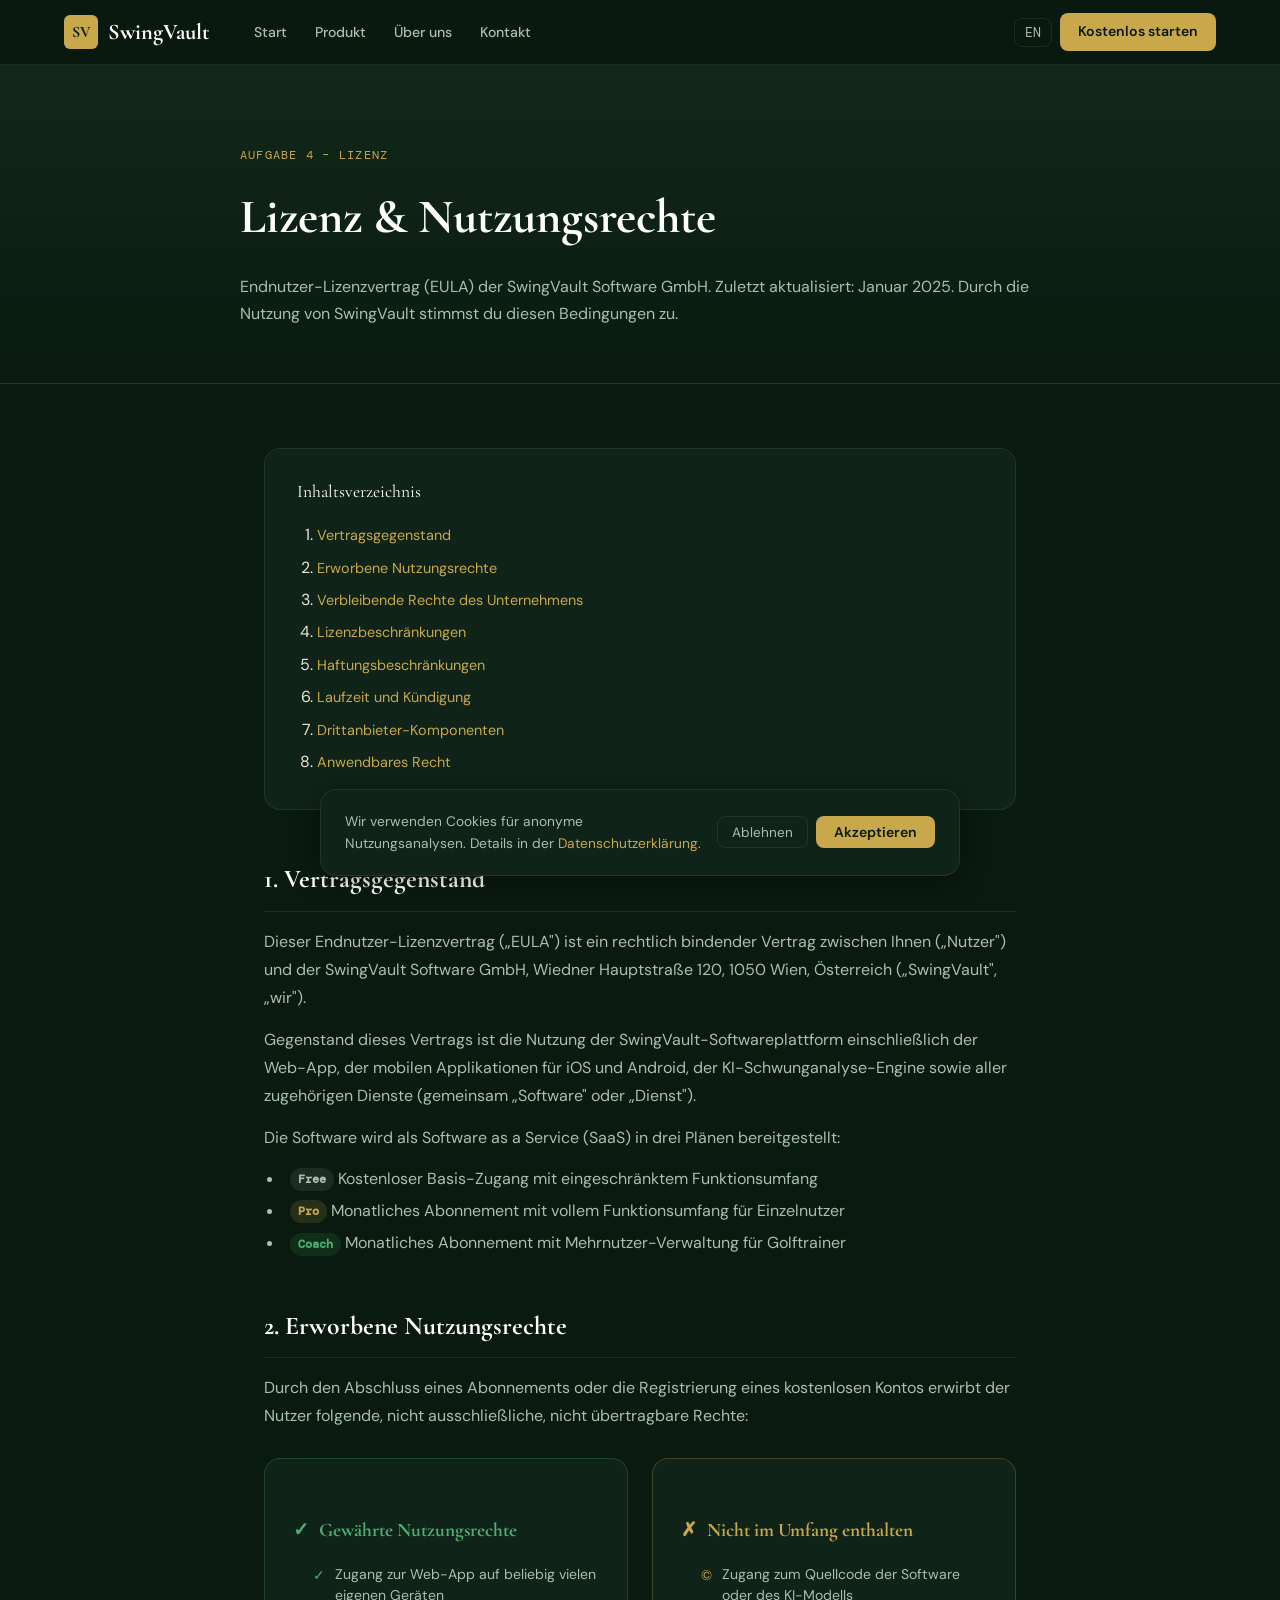
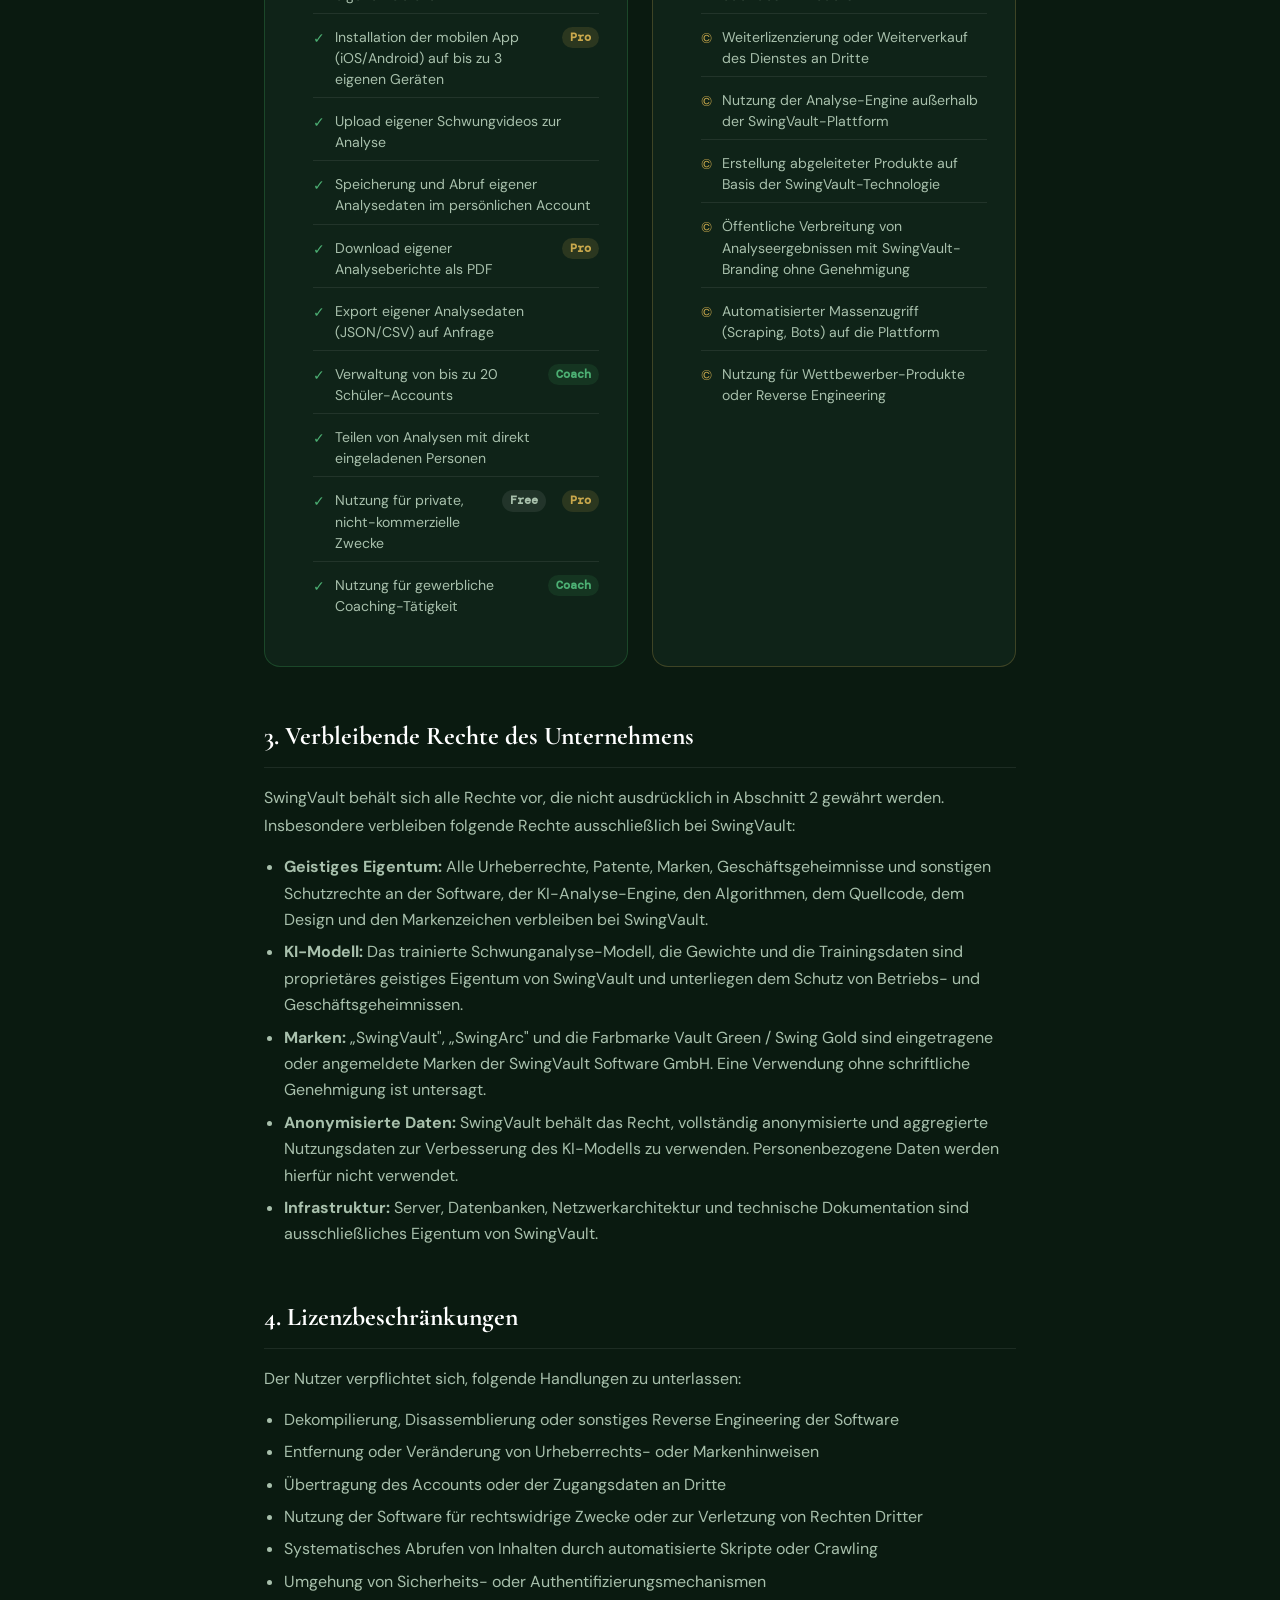
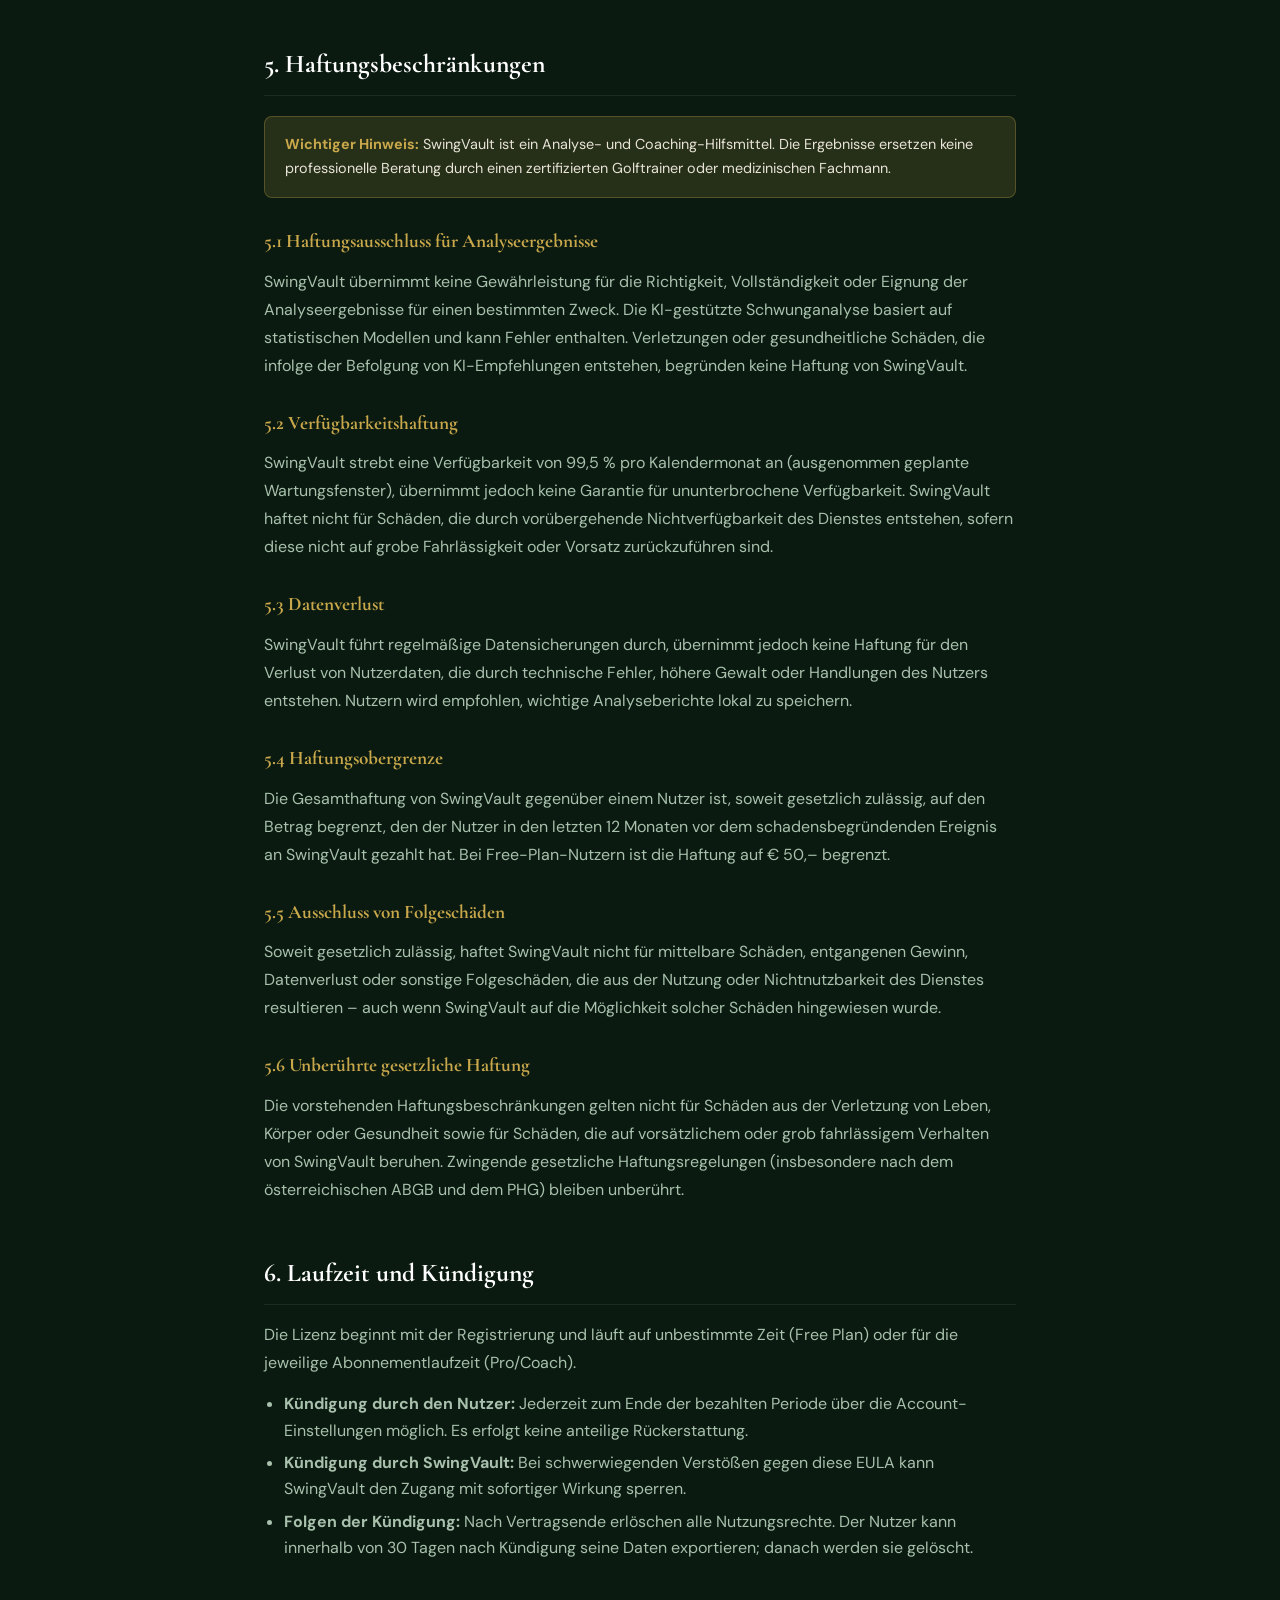
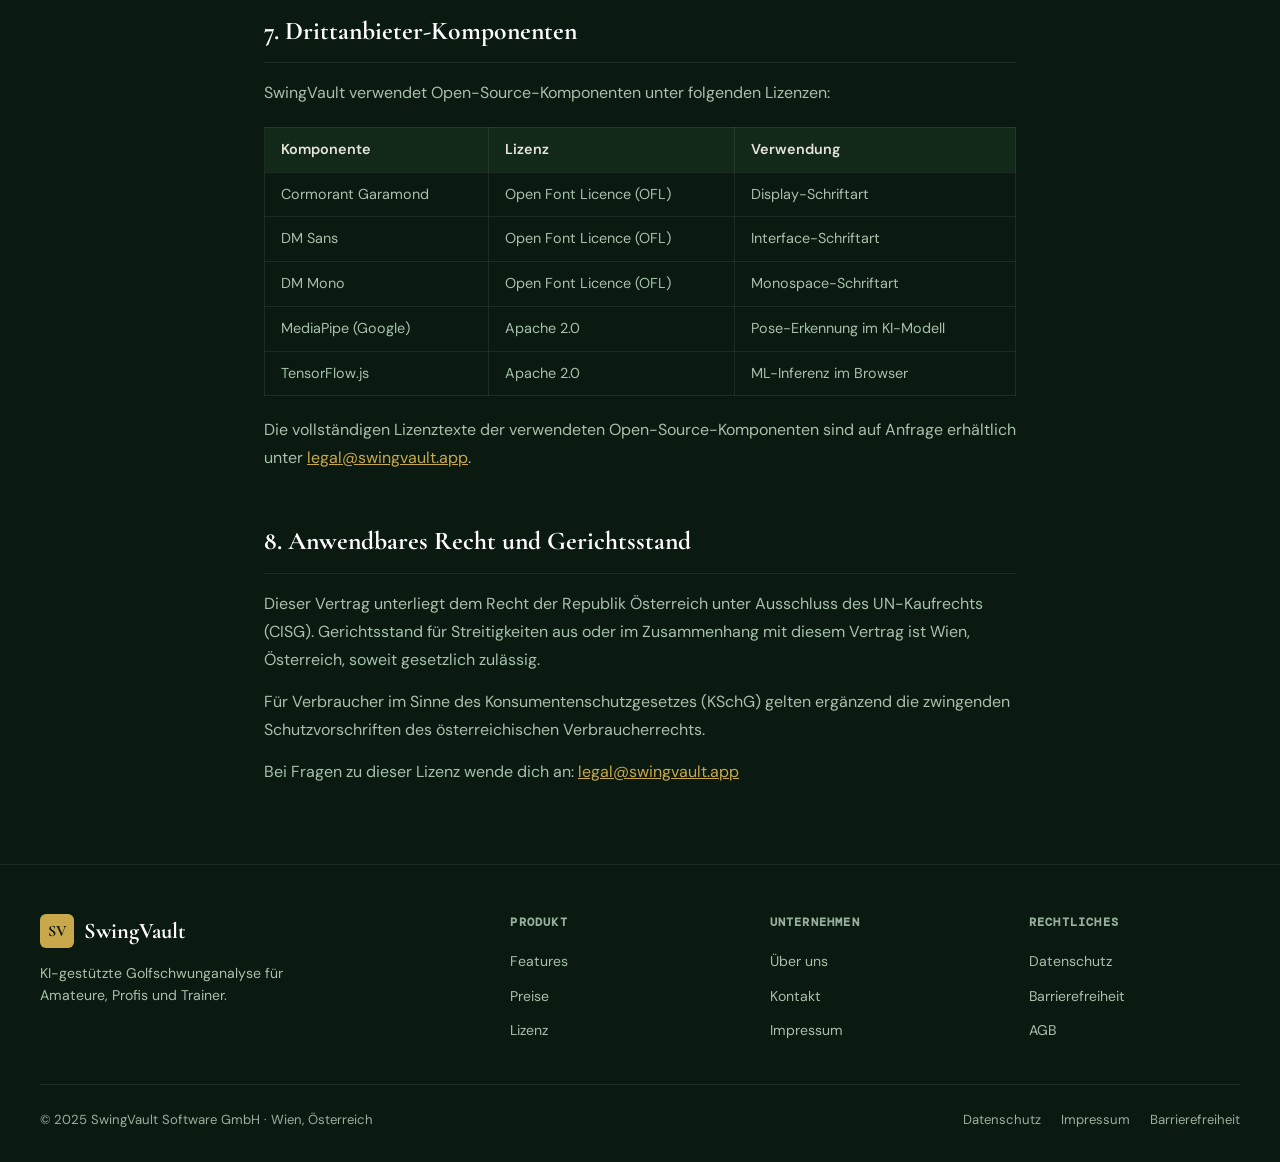
<file: license.html>
<!DOCTYPE html>
<html lang="de">
<head>
  <meta charset="UTF-8" />
  <meta name="viewport" content="width=device-width, initial-scale=1.0" />
  <title>Lizenz &amp; Nutzungsrechte – SwingVault</title>
  <meta name="description" content="Lizenzbestimmungen, Nutzungsrechte und Haftungsbeschränkungen für SwingVault Software." />
  <link rel="stylesheet" href="css/style.css" />
  <style>
    .toc {
      background: var(--bg-card); border: 1px solid var(--border);
      border-radius: var(--radius-lg); padding: 28px 32px; margin-bottom: 48px;
    }
    .toc-title {
      font-family: var(--font-display); font-size: 1.1rem;
      color: var(--white); margin-bottom: 16px;
    }
    .toc ol { padding-left: 20px; }
    .toc ol li { margin-bottom: 6px; }
    .toc ol li a { color: var(--gold); font-size: .9rem; text-decoration: none; }
    .toc ol li a:hover { text-decoration: underline; }
    .rights-grid {
      display: grid; grid-template-columns: 1fr 1fr; gap: 24px; margin: 28px 0;
    }
    .rights-card {
      background: var(--bg-card); border: 1px solid var(--border);
      border-radius: var(--radius-lg); padding: 28px;
    }
    .rights-card.granted { border-color: rgba(46,125,69,.4); }
    .rights-card.retained { border-color: rgba(201,168,76,.25); }
    .rights-card-title {
      font-family: var(--font-display); font-size: 1.1rem;
      margin-bottom: 16px; display: flex; align-items: center; gap: 10px;
    }
    .rights-card.granted .rights-card-title { color: #4caf73; }
    .rights-card.retained .rights-card-title { color: var(--gold); }
    .rights-list { list-style: none; padding: 0; }
    .rights-list li {
      font-size: .88rem; color: var(--text-muted);
      padding: 7px 0; border-bottom: 1px solid var(--border);
      display: flex; gap: 10px; align-items: flex-start; line-height: 1.5;
    }
    .rights-list li:last-child { border-bottom: none; }
    .rights-list li::before { flex-shrink: 0; margin-top: 1px; }
    .rights-card.granted .rights-list li::before { content: '✓'; color: #4caf73; }
    .rights-card.retained .rights-list li::before { content: '©'; color: var(--gold); }
    .plan-badge {
      display: inline-block; font-family: var(--font-mono);
      font-size: .72rem; padding: 2px 8px; border-radius: 999px;
      font-weight: 600; margin-left: 6px; vertical-align: middle;
    }
    .badge-free { background: rgba(255,255,255,.08); color: var(--text-muted); }
    .badge-pro  { background: rgba(201,168,76,.15); color: var(--gold); }
    .badge-coach{ background: rgba(46,125,69,.2); color: #4caf73; }
    @media (max-width: 700px) { .rights-grid { grid-template-columns: 1fr; } }
  </style>
</head>
<body>

  <a href="#main" class="skip-link">Zum Hauptinhalt springen</a>

  <nav class="site-nav" role="navigation" aria-label="Hauptnavigation">
    <div class="nav-inner">
      <a href="index.html" class="nav-logo" aria-label="SwingVault – Startseite">
        <span class="logo-mark" aria-hidden="true">SV</span>SwingVault
      </a>
      <ul class="nav-links" role="list">
        <li><a href="index.html" data-de="Start" data-en="Home">Start</a></li>
        <li><a href="product.html" data-de="Produkt" data-en="Product">Produkt</a></li>
        <li><a href="about.html" data-de="Über uns" data-en="About us">Über uns</a></li>
        <li><a href="contact.html" data-de="Kontakt" data-en="Contact">Kontakt</a></li>
      </ul>
      <div class="nav-actions">
        <button id="langToggle" aria-label="Sprache wechseln"><span id="langLabel">EN</span></button>
        <a href="product.html" class="btn-primary">Kostenlos starten</a>
      </div>
    </div>
  </nav>

  <main id="main">

    <div class="page-hero">
      <div class="page-hero-inner">
        <span class="page-tag">Aufgabe 4 – Lizenz</span>
        <h1 class="page-title">Lizenz &amp; Nutzungsrechte</h1>
        <p class="page-sub">Endnutzer-Lizenzvertrag (EULA) der SwingVault Software GmbH. Zuletzt aktualisiert: Januar 2025. Durch die Nutzung von SwingVault stimmst du diesen Bedingungen zu.</p>
      </div>
    </div>

    <div class="content-wrap">

      <!-- Inhaltsverzeichnis -->
      <nav class="toc" aria-label="Inhaltsverzeichnis">
        <div class="toc-title">Inhaltsverzeichnis</div>
        <ol>
          <li><a href="#sec1">Vertragsgegenstand</a></li>
          <li><a href="#sec2">Erworbene Nutzungsrechte</a></li>
          <li><a href="#sec3">Verbleibende Rechte des Unternehmens</a></li>
          <li><a href="#sec4">Lizenzbeschränkungen</a></li>
          <li><a href="#sec5">Haftungsbeschränkungen</a></li>
          <li><a href="#sec6">Laufzeit und Kündigung</a></li>
          <li><a href="#sec7">Drittanbieter-Komponenten</a></li>
          <li><a href="#sec8">Anwendbares Recht</a></li>
        </ol>
      </nav>

      <!-- 1 -->
      <h2 id="sec1">1. Vertragsgegenstand</h2>
      <p>Dieser Endnutzer-Lizenzvertrag („EULA") ist ein rechtlich bindender Vertrag zwischen Ihnen („Nutzer") und der SwingVault Software GmbH, Wiedner Hauptstraße 120, 1050 Wien, Österreich („SwingVault", „wir").</p>
      <p>Gegenstand dieses Vertrags ist die Nutzung der SwingVault-Softwareplattform einschließlich der Web-App, der mobilen Applikationen für iOS und Android, der KI-Schwunganalyse-Engine sowie aller zugehörigen Dienste (gemeinsam „Software" oder „Dienst").</p>
      <p>Die Software wird als Software as a Service (SaaS) in drei Plänen bereitgestellt:</p>
      <ul>
        <li><span class="plan-badge badge-free">Free</span> Kostenloser Basis-Zugang mit eingeschränktem Funktionsumfang</li>
        <li><span class="plan-badge badge-pro">Pro</span> Monatliches Abonnement mit vollem Funktionsumfang für Einzelnutzer</li>
        <li><span class="plan-badge badge-coach">Coach</span> Monatliches Abonnement mit Mehrnutzer-Verwaltung für Golftrainer</li>
      </ul>

      <!-- 2 -->
      <h2 id="sec2">2. Erworbene Nutzungsrechte</h2>
      <p>Durch den Abschluss eines Abonnements oder die Registrierung eines kostenlosen Kontos erwirbt der Nutzer folgende, nicht ausschließliche, nicht übertragbare Rechte:</p>

      <div class="rights-grid" role="list">
        <div class="rights-card granted" role="listitem" aria-label="Gewährte Rechte">
          <h3 class="rights-card-title">
            <span aria-hidden="true">✓</span> Gewährte Nutzungsrechte
          </h3>
          <ul class="rights-list">
            <li>Zugang zur Web-App auf beliebig vielen eigenen Geräten</li>
            <li>Installation der mobilen App (iOS/Android) auf bis zu 3 eigenen Geräten <span class="plan-badge badge-pro">Pro</span></li>
            <li>Upload eigener Schwungvideos zur Analyse</li>
            <li>Speicherung und Abruf eigener Analysedaten im persönlichen Account</li>
            <li>Download eigener Analyseberichte als PDF <span class="plan-badge badge-pro">Pro</span></li>
            <li>Export eigener Analysedaten (JSON/CSV) auf Anfrage</li>
            <li>Verwaltung von bis zu 20 Schüler-Accounts <span class="plan-badge badge-coach">Coach</span></li>
            <li>Teilen von Analysen mit direkt eingeladenen Personen</li>
            <li>Nutzung für private, nicht-kommerzielle Zwecke <span class="plan-badge badge-free">Free</span> <span class="plan-badge badge-pro">Pro</span></li>
            <li>Nutzung für gewerbliche Coaching-Tätigkeit <span class="plan-badge badge-coach">Coach</span></li>
          </ul>
        </div>
        <div class="rights-card retained" role="listitem" aria-label="Nicht gewährte Rechte">
          <h3 class="rights-card-title">
            <span aria-hidden="true">✗</span> Nicht im Umfang enthalten
          </h3>
          <ul class="rights-list">
            <li>Zugang zum Quellcode der Software oder des KI-Modells</li>
            <li>Weiterlizenzierung oder Weiterverkauf des Dienstes an Dritte</li>
            <li>Nutzung der Analyse-Engine außerhalb der SwingVault-Plattform</li>
            <li>Erstellung abgeleiteter Produkte auf Basis der SwingVault-Technologie</li>
            <li>Öffentliche Verbreitung von Analyseergebnissen mit SwingVault-Branding ohne Genehmigung</li>
            <li>Automatisierter Massenzugriff (Scraping, Bots) auf die Plattform</li>
            <li>Nutzung für Wettbewerber-Produkte oder Reverse Engineering</li>
          </ul>
        </div>
      </div>

      <!-- 3 -->
      <h2 id="sec3">3. Verbleibende Rechte des Unternehmens</h2>
      <p>SwingVault behält sich alle Rechte vor, die nicht ausdrücklich in Abschnitt 2 gewährt werden. Insbesondere verbleiben folgende Rechte ausschließlich bei SwingVault:</p>
      <ul>
        <li><strong>Geistiges Eigentum:</strong> Alle Urheberrechte, Patente, Marken, Geschäftsgeheimnisse und sonstigen Schutzrechte an der Software, der KI-Analyse-Engine, den Algorithmen, dem Quellcode, dem Design und den Markenzeichen verbleiben bei SwingVault.</li>
        <li><strong>KI-Modell:</strong> Das trainierte Schwunganalyse-Modell, die Gewichte und die Trainingsdaten sind proprietäres geistiges Eigentum von SwingVault und unterliegen dem Schutz von Betriebs- und Geschäftsgeheimnissen.</li>
        <li><strong>Marken:</strong> „SwingVault", „SwingArc" und die Farbmarke Vault Green / Swing Gold sind eingetragene oder angemeldete Marken der SwingVault Software GmbH. Eine Verwendung ohne schriftliche Genehmigung ist untersagt.</li>
        <li><strong>Anonymisierte Daten:</strong> SwingVault behält das Recht, vollständig anonymisierte und aggregierte Nutzungsdaten zur Verbesserung des KI-Modells zu verwenden. Personenbezogene Daten werden hierfür nicht verwendet.</li>
        <li><strong>Infrastruktur:</strong> Server, Datenbanken, Netzwerkarchitektur und technische Dokumentation sind ausschließliches Eigentum von SwingVault.</li>
      </ul>

      <!-- 4 -->
      <h2 id="sec4">4. Lizenzbeschränkungen</h2>
      <p>Der Nutzer verpflichtet sich, folgende Handlungen zu unterlassen:</p>
      <ul>
        <li>Dekompilierung, Disassemblierung oder sonstiges Reverse Engineering der Software</li>
        <li>Entfernung oder Veränderung von Urheberrechts- oder Markenhinweisen</li>
        <li>Übertragung des Accounts oder der Zugangsdaten an Dritte</li>
        <li>Nutzung der Software für rechtswidrige Zwecke oder zur Verletzung von Rechten Dritter</li>
        <li>Systematisches Abrufen von Inhalten durch automatisierte Skripte oder Crawling</li>
        <li>Umgehung von Sicherheits- oder Authentifizierungsmechanismen</li>
      </ul>

      <!-- 5 -->
      <h2 id="sec5">5. Haftungsbeschränkungen</h2>

      <div class="info-box" role="note">
        <strong>Wichtiger Hinweis:</strong> SwingVault ist ein Analyse- und Coaching-Hilfsmittel. Die Ergebnisse ersetzen keine professionelle Beratung durch einen zertifizierten Golftrainer oder medizinischen Fachmann.
      </div>

      <h3>5.1 Haftungsausschluss für Analyseergebnisse</h3>
      <p>SwingVault übernimmt keine Gewährleistung für die Richtigkeit, Vollständigkeit oder Eignung der Analyseergebnisse für einen bestimmten Zweck. Die KI-gestützte Schwunganalyse basiert auf statistischen Modellen und kann Fehler enthalten. Verletzungen oder gesundheitliche Schäden, die infolge der Befolgung von KI-Empfehlungen entstehen, begründen keine Haftung von SwingVault.</p>

      <h3>5.2 Verfügbarkeitshaftung</h3>
      <p>SwingVault strebt eine Verfügbarkeit von 99,5 % pro Kalendermonat an (ausgenommen geplante Wartungsfenster), übernimmt jedoch keine Garantie für ununterbrochene Verfügbarkeit. SwingVault haftet nicht für Schäden, die durch vorübergehende Nichtverfügbarkeit des Dienstes entstehen, sofern diese nicht auf grobe Fahrlässigkeit oder Vorsatz zurückzuführen sind.</p>

      <h3>5.3 Datenverlust</h3>
      <p>SwingVault führt regelmäßige Datensicherungen durch, übernimmt jedoch keine Haftung für den Verlust von Nutzerdaten, die durch technische Fehler, höhere Gewalt oder Handlungen des Nutzers entstehen. Nutzern wird empfohlen, wichtige Analyseberichte lokal zu speichern.</p>

      <h3>5.4 Haftungsobergrenze</h3>
      <p>Die Gesamthaftung von SwingVault gegenüber einem Nutzer ist, soweit gesetzlich zulässig, auf den Betrag begrenzt, den der Nutzer in den letzten 12 Monaten vor dem schadensbegründenden Ereignis an SwingVault gezahlt hat. Bei Free-Plan-Nutzern ist die Haftung auf € 50,– begrenzt.</p>

      <h3>5.5 Ausschluss von Folgeschäden</h3>
      <p>Soweit gesetzlich zulässig, haftet SwingVault nicht für mittelbare Schäden, entgangenen Gewinn, Datenverlust oder sonstige Folgeschäden, die aus der Nutzung oder Nichtnutzbarkeit des Dienstes resultieren – auch wenn SwingVault auf die Möglichkeit solcher Schäden hingewiesen wurde.</p>

      <h3>5.6 Unberührte gesetzliche Haftung</h3>
      <p>Die vorstehenden Haftungsbeschränkungen gelten nicht für Schäden aus der Verletzung von Leben, Körper oder Gesundheit sowie für Schäden, die auf vorsätzlichem oder grob fahrlässigem Verhalten von SwingVault beruhen. Zwingende gesetzliche Haftungsregelungen (insbesondere nach dem österreichischen ABGB und dem PHG) bleiben unberührt.</p>

      <!-- 6 -->
      <h2 id="sec6">6. Laufzeit und Kündigung</h2>
      <p>Die Lizenz beginnt mit der Registrierung und läuft auf unbestimmte Zeit (Free Plan) oder für die jeweilige Abonnementlaufzeit (Pro/Coach).</p>
      <ul>
        <li><strong>Kündigung durch den Nutzer:</strong> Jederzeit zum Ende der bezahlten Periode über die Account-Einstellungen möglich. Es erfolgt keine anteilige Rückerstattung.</li>
        <li><strong>Kündigung durch SwingVault:</strong> Bei schwerwiegenden Verstößen gegen diese EULA kann SwingVault den Zugang mit sofortiger Wirkung sperren.</li>
        <li><strong>Folgen der Kündigung:</strong> Nach Vertragsende erlöschen alle Nutzungsrechte. Der Nutzer kann innerhalb von 30 Tagen nach Kündigung seine Daten exportieren; danach werden sie gelöscht.</li>
      </ul>

      <!-- 7 -->
      <h2 id="sec7">7. Drittanbieter-Komponenten</h2>
      <p>SwingVault verwendet Open-Source-Komponenten unter folgenden Lizenzen:</p>
      <table>
        <thead>
          <tr><th>Komponente</th><th>Lizenz</th><th>Verwendung</th></tr>
        </thead>
        <tbody>
          <tr><td>Cormorant Garamond</td><td>Open Font Licence (OFL)</td><td>Display-Schriftart</td></tr>
          <tr><td>DM Sans</td><td>Open Font Licence (OFL)</td><td>Interface-Schriftart</td></tr>
          <tr><td>DM Mono</td><td>Open Font Licence (OFL)</td><td>Monospace-Schriftart</td></tr>
          <tr><td>MediaPipe (Google)</td><td>Apache 2.0</td><td>Pose-Erkennung im KI-Modell</td></tr>
          <tr><td>TensorFlow.js</td><td>Apache 2.0</td><td>ML-Inferenz im Browser</td></tr>
        </tbody>
      </table>
      <p>Die vollständigen Lizenztexte der verwendeten Open-Source-Komponenten sind auf Anfrage erhältlich unter <a href="mailto:legal@swingvault.app">legal@swingvault.app</a>.</p>

      <!-- 8 -->
      <h2 id="sec8">8. Anwendbares Recht und Gerichtsstand</h2>
      <p>Dieser Vertrag unterliegt dem Recht der Republik Österreich unter Ausschluss des UN-Kaufrechts (CISG). Gerichtsstand für Streitigkeiten aus oder im Zusammenhang mit diesem Vertrag ist Wien, Österreich, soweit gesetzlich zulässig.</p>
      <p>Für Verbraucher im Sinne des Konsumentenschutzgesetzes (KSchG) gelten ergänzend die zwingenden Schutzvorschriften des österreichischen Verbraucherrechts.</p>
      <p>Bei Fragen zu dieser Lizenz wende dich an: <a href="mailto:legal@swingvault.app">legal@swingvault.app</a></p>

    </div>
  </main>

  <footer class="site-footer" role="contentinfo">
    <div class="footer-inner">
      <div class="footer-brand">
        <a href="index.html" class="nav-logo" aria-label="SwingVault Startseite">
          <span class="logo-mark" aria-hidden="true">SV</span> SwingVault
        </a>
        <p class="footer-tagline">KI-gestützte Golfschwunganalyse für Amateure, Profis und Trainer.</p>
      </div>
      <div class="footer-col">
        <div class="footer-col-title">Produkt</div>
        <ul>
          <li><a href="product.html">Features</a></li>
          <li><a href="product.html#pricing">Preise</a></li>
          <li><a href="license.html">Lizenz</a></li>
        </ul>
      </div>
      <div class="footer-col">
        <div class="footer-col-title">Unternehmen</div>
        <ul>
          <li><a href="about.html">Über uns</a></li>
          <li><a href="contact.html">Kontakt</a></li>
          <li><a href="contact.html#impressum">Impressum</a></li>
        </ul>
      </div>
      <div class="footer-col">
        <div class="footer-col-title">Rechtliches</div>
        <ul>
          <li><a href="privacy.html">Datenschutz</a></li>
          <li><a href="accessibility.html">Barrierefreiheit</a></li>
          <li><a href="license.html">AGB</a></li>
        </ul>
      </div>
    </div>
    <div class="footer-bottom">
      <p class="footer-copy">© 2025 SwingVault Software GmbH · Wien, Österreich</p>
      <nav class="footer-legal-links" aria-label="Rechtliche Links">
        <a href="privacy.html">Datenschutz</a>
        <a href="contact.html#impressum">Impressum</a>
        <a href="accessibility.html">Barrierefreiheit</a>
      </nav>
    </div>
  </footer>

  <div id="cookieBanner" role="region" aria-label="Cookie-Hinweis" aria-live="polite">
    <p class="cookie-text">Wir verwenden Cookies für anonyme Nutzungsanalysen. Details in der <a href="privacy.html">Datenschutzerklärung</a>.</p>
    <div class="cookie-btns">
      <button class="btn-ghost" id="cookieDecline">Ablehnen</button>
      <button class="btn-primary" id="cookieAccept">Akzeptieren</button>
    </div>
  </div>

  <script src="js/main.js"></script>
</body>
</html>
</file>
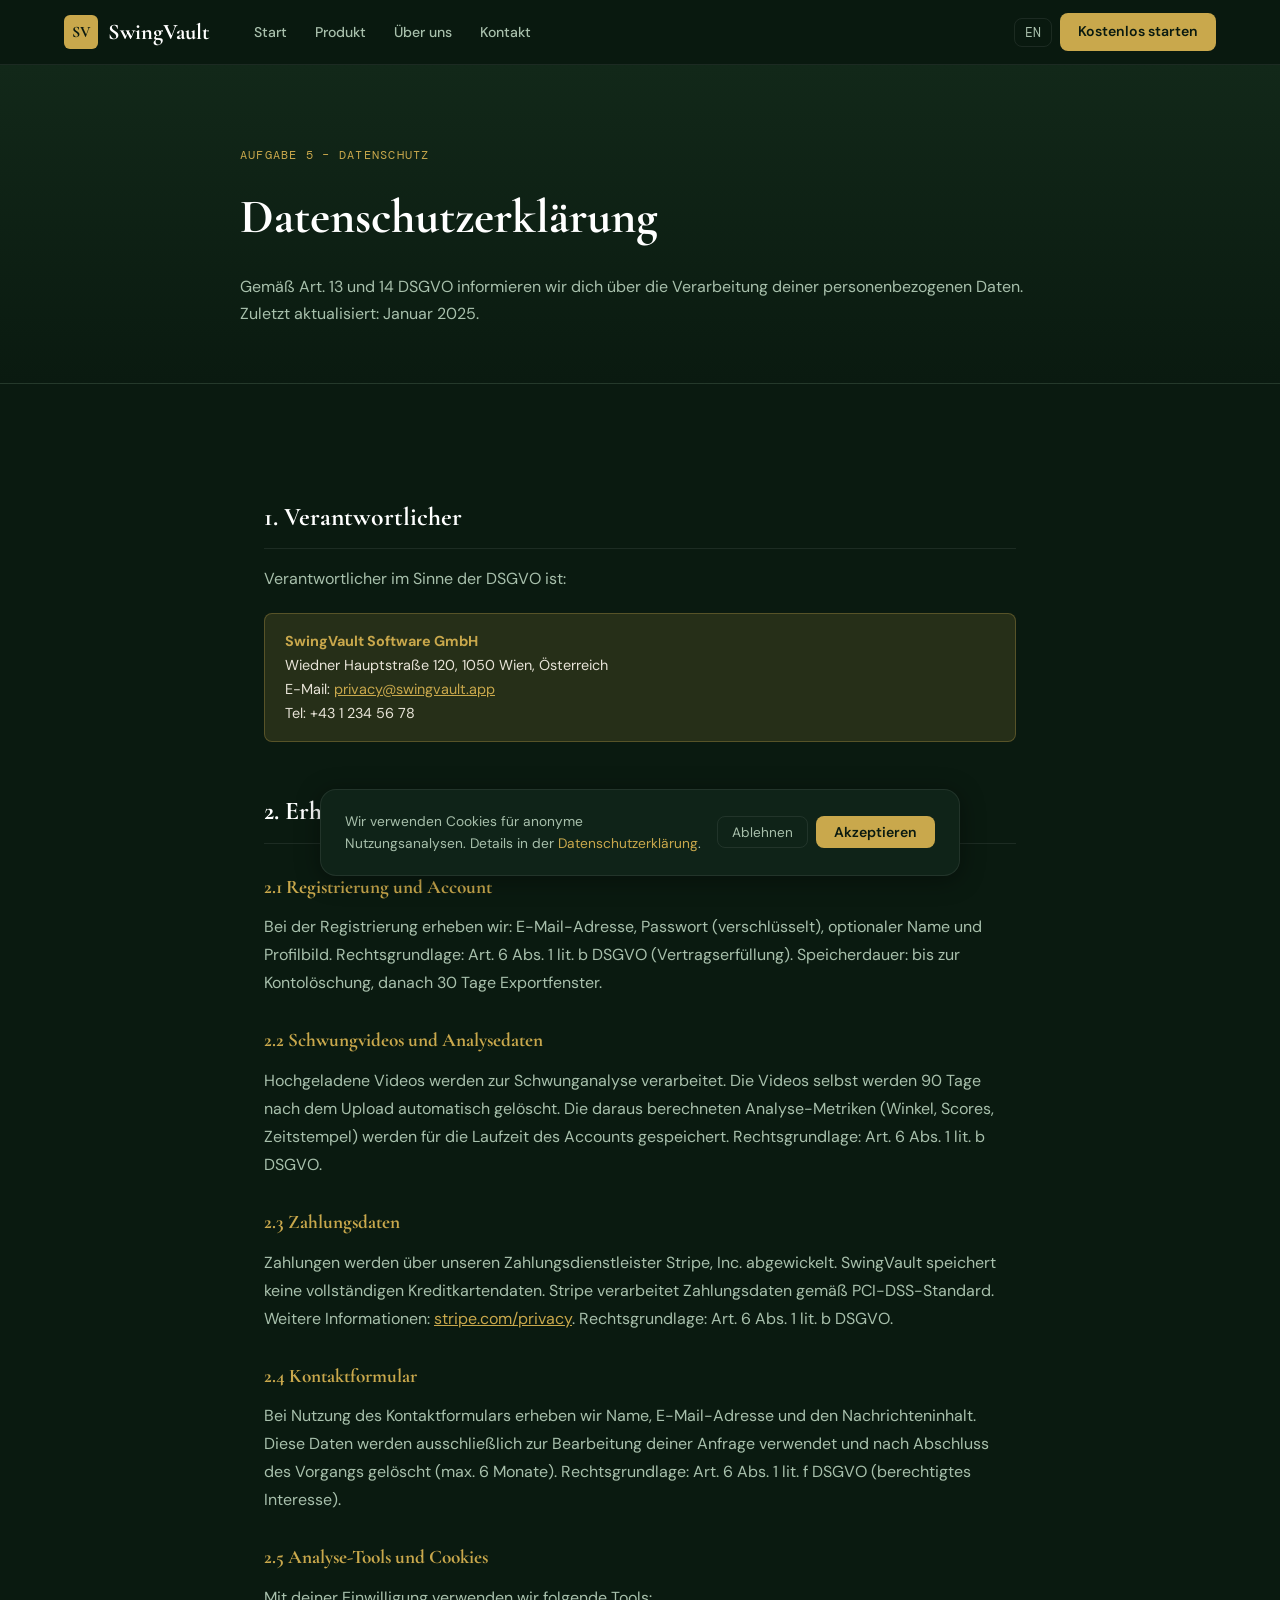
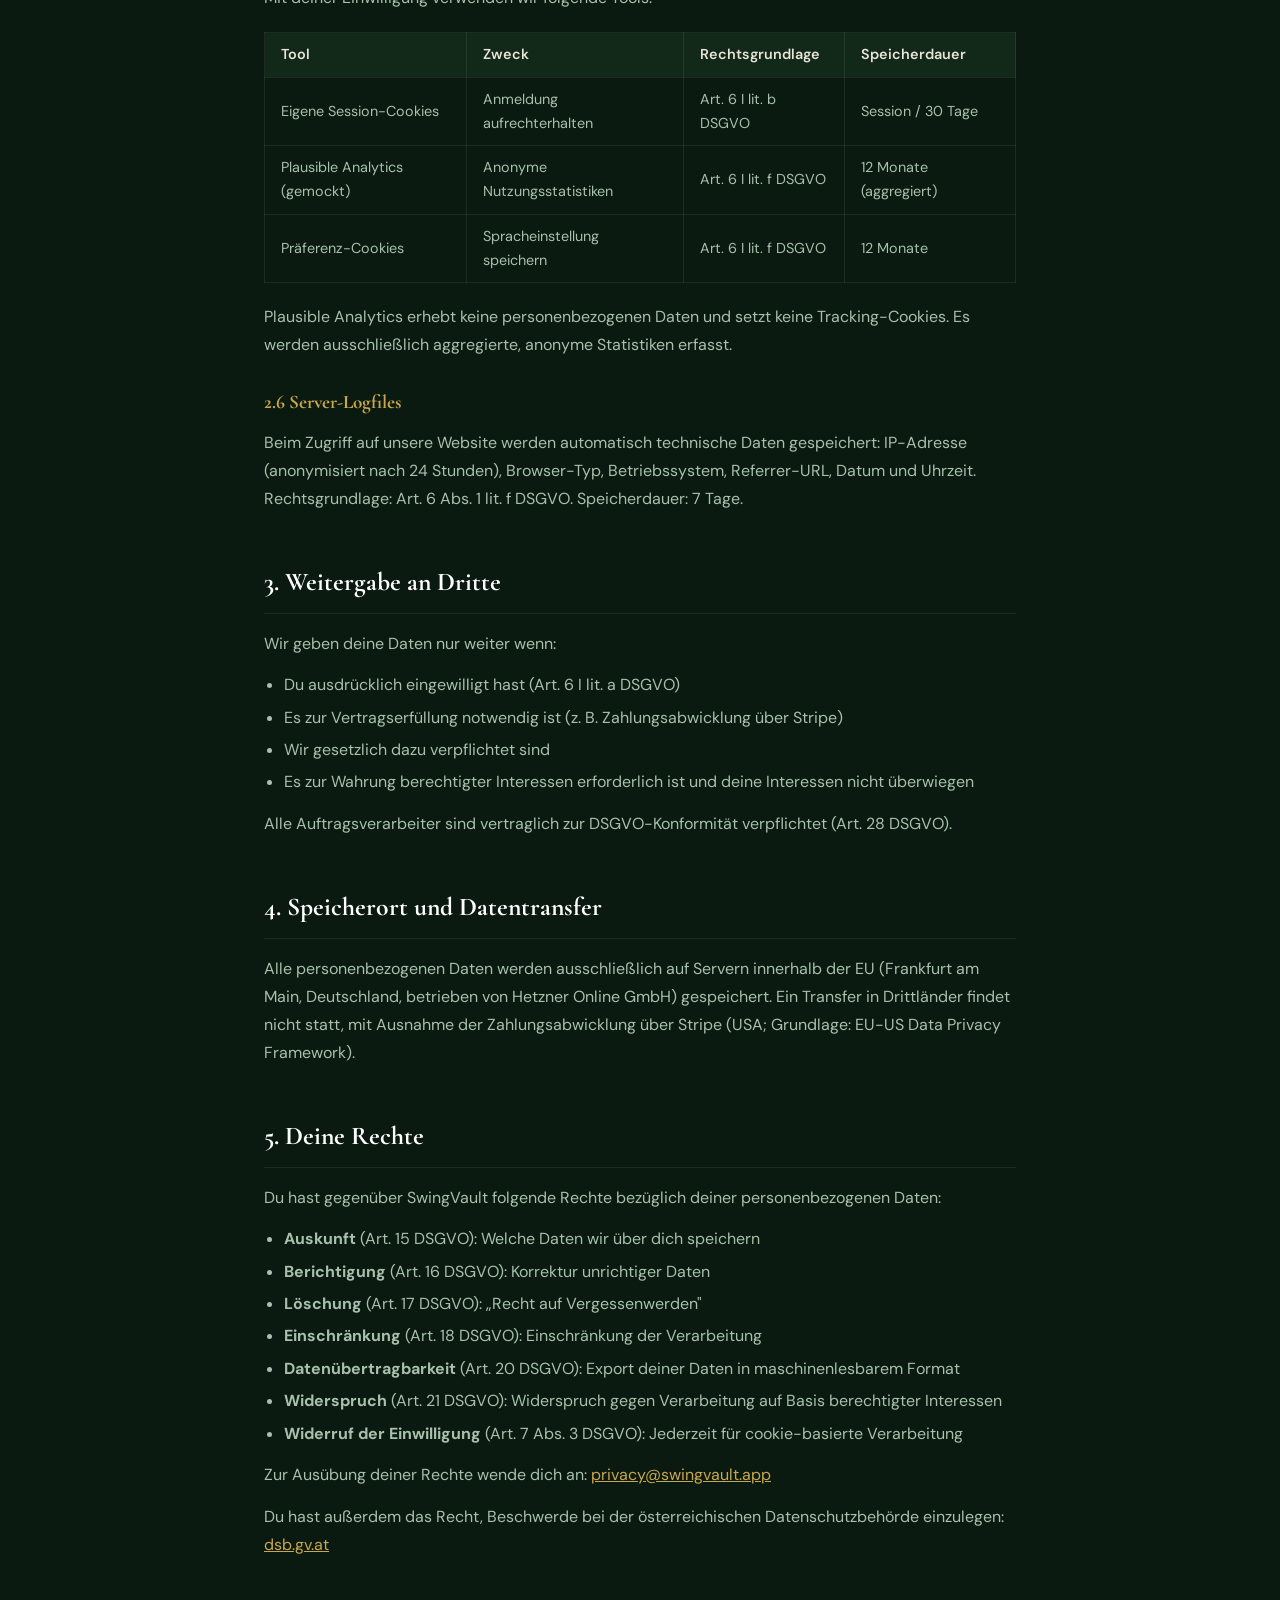
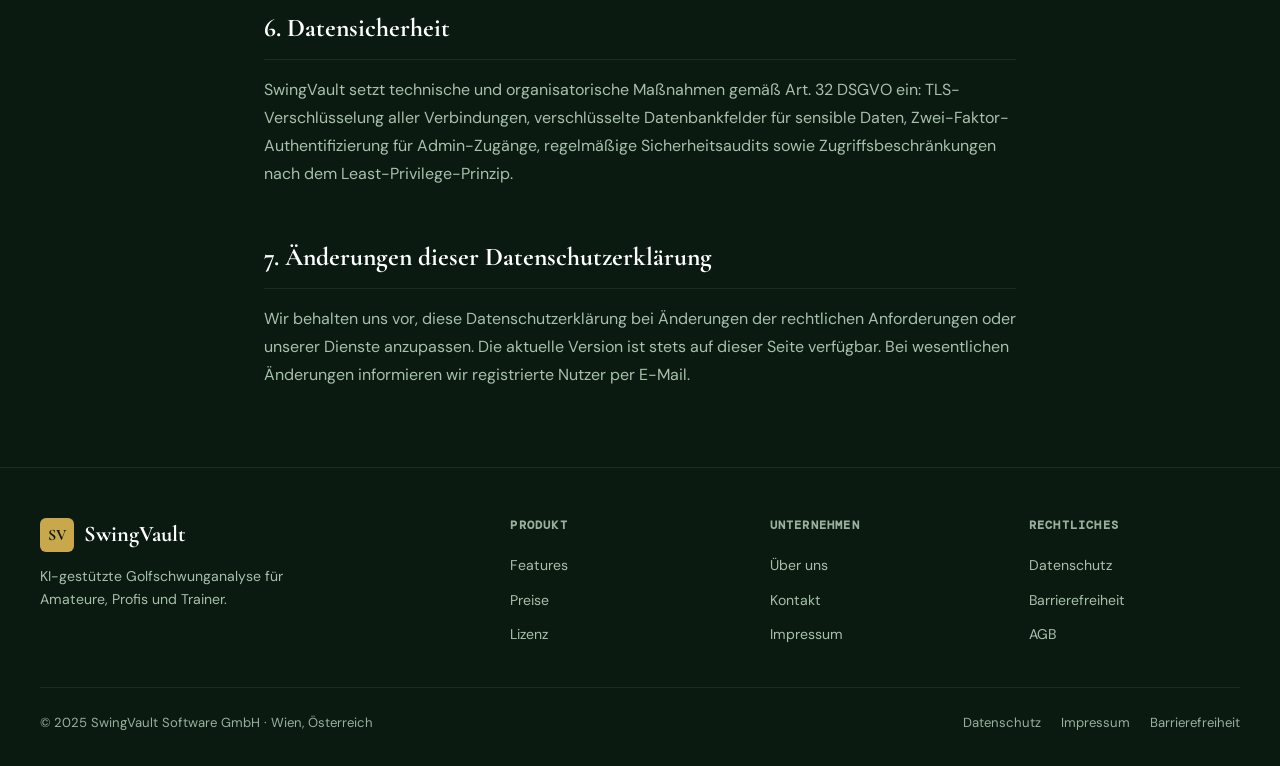
<file: privacy.html>
<!DOCTYPE html>
<html lang="de">
<head>
  <meta charset="UTF-8" />
  <meta name="viewport" content="width=device-width, initial-scale=1.0" />
  <title>Datenschutzerklärung – SwingVault</title>
  <meta name="description" content="Datenschutzerklärung der SwingVault Software GmbH gemäß DSGVO." />
  <link rel="stylesheet" href="css/style.css" />
</head>
<body>

  <a href="#main" class="skip-link">Zum Hauptinhalt springen</a>

  <nav class="site-nav" role="navigation" aria-label="Hauptnavigation">
    <div class="nav-inner">
      <a href="index.html" class="nav-logo" aria-label="SwingVault – Startseite">
        <span class="logo-mark" aria-hidden="true">SV</span>SwingVault
      </a>
      <ul class="nav-links" role="list">
        <li><a href="index.html">Start</a></li>
        <li><a href="product.html">Produkt</a></li>
        <li><a href="about.html">Über uns</a></li>
        <li><a href="contact.html">Kontakt</a></li>
      </ul>
      <div class="nav-actions">
        <button id="langToggle" aria-label="Sprache wechseln"><span id="langLabel">EN</span></button>
        <a href="product.html" class="btn-primary">Kostenlos starten</a>
      </div>
    </div>
  </nav>

  <main id="main">
    <div class="page-hero">
      <div class="page-hero-inner">
        <span class="page-tag">Aufgabe 5 – Datenschutz</span>
        <h1 class="page-title">Datenschutzerklärung</h1>
        <p class="page-sub">Gemäß Art. 13 und 14 DSGVO informieren wir dich über die Verarbeitung deiner personenbezogenen Daten. Zuletzt aktualisiert: Januar 2025.</p>
      </div>
    </div>

    <div class="content-wrap">

      <h2>1. Verantwortlicher</h2>
      <p>Verantwortlicher im Sinne der DSGVO ist:</p>
      <div class="info-box">
        <strong>SwingVault Software GmbH</strong><br>
        Wiedner Hauptstraße 120, 1050 Wien, Österreich<br>
        E-Mail: <a href="mailto:privacy@swingvault.app">privacy@swingvault.app</a><br>
        Tel: +43 1 234 56 78
      </div>

      <h2>2. Erhobene Daten und Verarbeitungszwecke</h2>

      <h3>2.1 Registrierung und Account</h3>
      <p>Bei der Registrierung erheben wir: E-Mail-Adresse, Passwort (verschlüsselt), optionaler Name und Profilbild. Rechtsgrundlage: Art. 6 Abs. 1 lit. b DSGVO (Vertragserfüllung). Speicherdauer: bis zur Kontolöschung, danach 30 Tage Exportfenster.</p>

      <h3>2.2 Schwungvideos und Analysedaten</h3>
      <p>Hochgeladene Videos werden zur Schwunganalyse verarbeitet. Die Videos selbst werden 90 Tage nach dem Upload automatisch gelöscht. Die daraus berechneten Analyse-Metriken (Winkel, Scores, Zeitstempel) werden für die Laufzeit des Accounts gespeichert. Rechtsgrundlage: Art. 6 Abs. 1 lit. b DSGVO.</p>

      <h3>2.3 Zahlungsdaten</h3>
      <p>Zahlungen werden über unseren Zahlungsdienstleister Stripe, Inc. abgewickelt. SwingVault speichert keine vollständigen Kreditkartendaten. Stripe verarbeitet Zahlungsdaten gemäß PCI-DSS-Standard. Weitere Informationen: <a href="https://stripe.com/privacy" target="_blank" rel="noopener">stripe.com/privacy</a>. Rechtsgrundlage: Art. 6 Abs. 1 lit. b DSGVO.</p>

      <h3>2.4 Kontaktformular</h3>
      <p>Bei Nutzung des Kontaktformulars erheben wir Name, E-Mail-Adresse und den Nachrichteninhalt. Diese Daten werden ausschließlich zur Bearbeitung deiner Anfrage verwendet und nach Abschluss des Vorgangs gelöscht (max. 6 Monate). Rechtsgrundlage: Art. 6 Abs. 1 lit. f DSGVO (berechtigtes Interesse).</p>

      <h3>2.5 Analyse-Tools und Cookies</h3>
      <p>Mit deiner Einwilligung verwenden wir folgende Tools:</p>
      <table>
        <thead>
          <tr><th>Tool</th><th>Zweck</th><th>Rechtsgrundlage</th><th>Speicherdauer</th></tr>
        </thead>
        <tbody>
          <tr><td>Eigene Session-Cookies</td><td>Anmeldung aufrechterhalten</td><td>Art. 6 I lit. b DSGVO</td><td>Session / 30 Tage</td></tr>
          <tr><td>Plausible Analytics (gemockt)</td><td>Anonyme Nutzungsstatistiken</td><td>Art. 6 I lit. f DSGVO</td><td>12 Monate (aggregiert)</td></tr>
          <tr><td>Präferenz-Cookies</td><td>Spracheinstellung speichern</td><td>Art. 6 I lit. f DSGVO</td><td>12 Monate</td></tr>
        </tbody>
      </table>
      <p>Plausible Analytics erhebt keine personenbezogenen Daten und setzt keine Tracking-Cookies. Es werden ausschließlich aggregierte, anonyme Statistiken erfasst.</p>

      <h3>2.6 Server-Logfiles</h3>
      <p>Beim Zugriff auf unsere Website werden automatisch technische Daten gespeichert: IP-Adresse (anonymisiert nach 24 Stunden), Browser-Typ, Betriebssystem, Referrer-URL, Datum und Uhrzeit. Rechtsgrundlage: Art. 6 Abs. 1 lit. f DSGVO. Speicherdauer: 7 Tage.</p>

      <h2>3. Weitergabe an Dritte</h2>
      <p>Wir geben deine Daten nur weiter wenn:</p>
      <ul>
        <li>Du ausdrücklich eingewilligt hast (Art. 6 I lit. a DSGVO)</li>
        <li>Es zur Vertragserfüllung notwendig ist (z. B. Zahlungsabwicklung über Stripe)</li>
        <li>Wir gesetzlich dazu verpflichtet sind</li>
        <li>Es zur Wahrung berechtigter Interessen erforderlich ist und deine Interessen nicht überwiegen</li>
      </ul>
      <p>Alle Auftragsverarbeiter sind vertraglich zur DSGVO-Konformität verpflichtet (Art. 28 DSGVO).</p>

      <h2>4. Speicherort und Datentransfer</h2>
      <p>Alle personenbezogenen Daten werden ausschließlich auf Servern innerhalb der EU (Frankfurt am Main, Deutschland, betrieben von Hetzner Online GmbH) gespeichert. Ein Transfer in Drittländer findet nicht statt, mit Ausnahme der Zahlungsabwicklung über Stripe (USA; Grundlage: EU-US Data Privacy Framework).</p>

      <h2>5. Deine Rechte</h2>
      <p>Du hast gegenüber SwingVault folgende Rechte bezüglich deiner personenbezogenen Daten:</p>
      <ul>
        <li><strong>Auskunft</strong> (Art. 15 DSGVO): Welche Daten wir über dich speichern</li>
        <li><strong>Berichtigung</strong> (Art. 16 DSGVO): Korrektur unrichtiger Daten</li>
        <li><strong>Löschung</strong> (Art. 17 DSGVO): „Recht auf Vergessenwerden"</li>
        <li><strong>Einschränkung</strong> (Art. 18 DSGVO): Einschränkung der Verarbeitung</li>
        <li><strong>Datenübertragbarkeit</strong> (Art. 20 DSGVO): Export deiner Daten in maschinenlesbarem Format</li>
        <li><strong>Widerspruch</strong> (Art. 21 DSGVO): Widerspruch gegen Verarbeitung auf Basis berechtigter Interessen</li>
        <li><strong>Widerruf der Einwilligung</strong> (Art. 7 Abs. 3 DSGVO): Jederzeit für cookie-basierte Verarbeitung</li>
      </ul>
      <p>Zur Ausübung deiner Rechte wende dich an: <a href="mailto:privacy@swingvault.app">privacy@swingvault.app</a></p>
      <p>Du hast außerdem das Recht, Beschwerde bei der österreichischen Datenschutzbehörde einzulegen: <a href="https://www.dsb.gv.at" target="_blank" rel="noopener">dsb.gv.at</a></p>

      <h2>6. Datensicherheit</h2>
      <p>SwingVault setzt technische und organisatorische Maßnahmen gemäß Art. 32 DSGVO ein: TLS-Verschlüsselung aller Verbindungen, verschlüsselte Datenbankfelder für sensible Daten, Zwei-Faktor-Authentifizierung für Admin-Zugänge, regelmäßige Sicherheitsaudits sowie Zugriffsbeschränkungen nach dem Least-Privilege-Prinzip.</p>

      <h2>7. Änderungen dieser Datenschutzerklärung</h2>
      <p>Wir behalten uns vor, diese Datenschutzerklärung bei Änderungen der rechtlichen Anforderungen oder unserer Dienste anzupassen. Die aktuelle Version ist stets auf dieser Seite verfügbar. Bei wesentlichen Änderungen informieren wir registrierte Nutzer per E-Mail.</p>

    </div>
  </main>

  <footer class="site-footer" role="contentinfo">
    <div class="footer-inner">
      <div class="footer-brand">
        <a href="index.html" class="nav-logo" aria-label="SwingVault Startseite">
          <span class="logo-mark" aria-hidden="true">SV</span> SwingVault
        </a>
        <p class="footer-tagline">KI-gestützte Golfschwunganalyse für Amateure, Profis und Trainer.</p>
      </div>
      <div class="footer-col">
        <div class="footer-col-title">Produkt</div>
        <ul>
          <li><a href="product.html">Features</a></li>
          <li><a href="product.html#pricing">Preise</a></li>
          <li><a href="license.html">Lizenz</a></li>
        </ul>
      </div>
      <div class="footer-col">
        <div class="footer-col-title">Unternehmen</div>
        <ul>
          <li><a href="about.html">Über uns</a></li>
          <li><a href="contact.html">Kontakt</a></li>
          <li><a href="contact.html#impressum">Impressum</a></li>
        </ul>
      </div>
      <div class="footer-col">
        <div class="footer-col-title">Rechtliches</div>
        <ul>
          <li><a href="privacy.html">Datenschutz</a></li>
          <li><a href="accessibility.html">Barrierefreiheit</a></li>
          <li><a href="license.html">AGB</a></li>
        </ul>
      </div>
    </div>
    <div class="footer-bottom">
      <p class="footer-copy">© 2025 SwingVault Software GmbH · Wien, Österreich</p>
      <nav class="footer-legal-links" aria-label="Rechtliche Links">
        <a href="privacy.html">Datenschutz</a>
        <a href="contact.html#impressum">Impressum</a>
        <a href="accessibility.html">Barrierefreiheit</a>
      </nav>
    </div>
  </footer>

  <div id="cookieBanner" role="region" aria-label="Cookie-Hinweis" aria-live="polite">
    <p class="cookie-text">Wir verwenden Cookies für anonyme Nutzungsanalysen. Details in der <a href="privacy.html">Datenschutzerklärung</a>.</p>
    <div class="cookie-btns">
      <button class="btn-ghost" id="cookieDecline">Ablehnen</button>
      <button class="btn-primary" id="cookieAccept">Akzeptieren</button>
    </div>
  </div>

  <script src="js/main.js"></script>
</body>
</html>
</file>
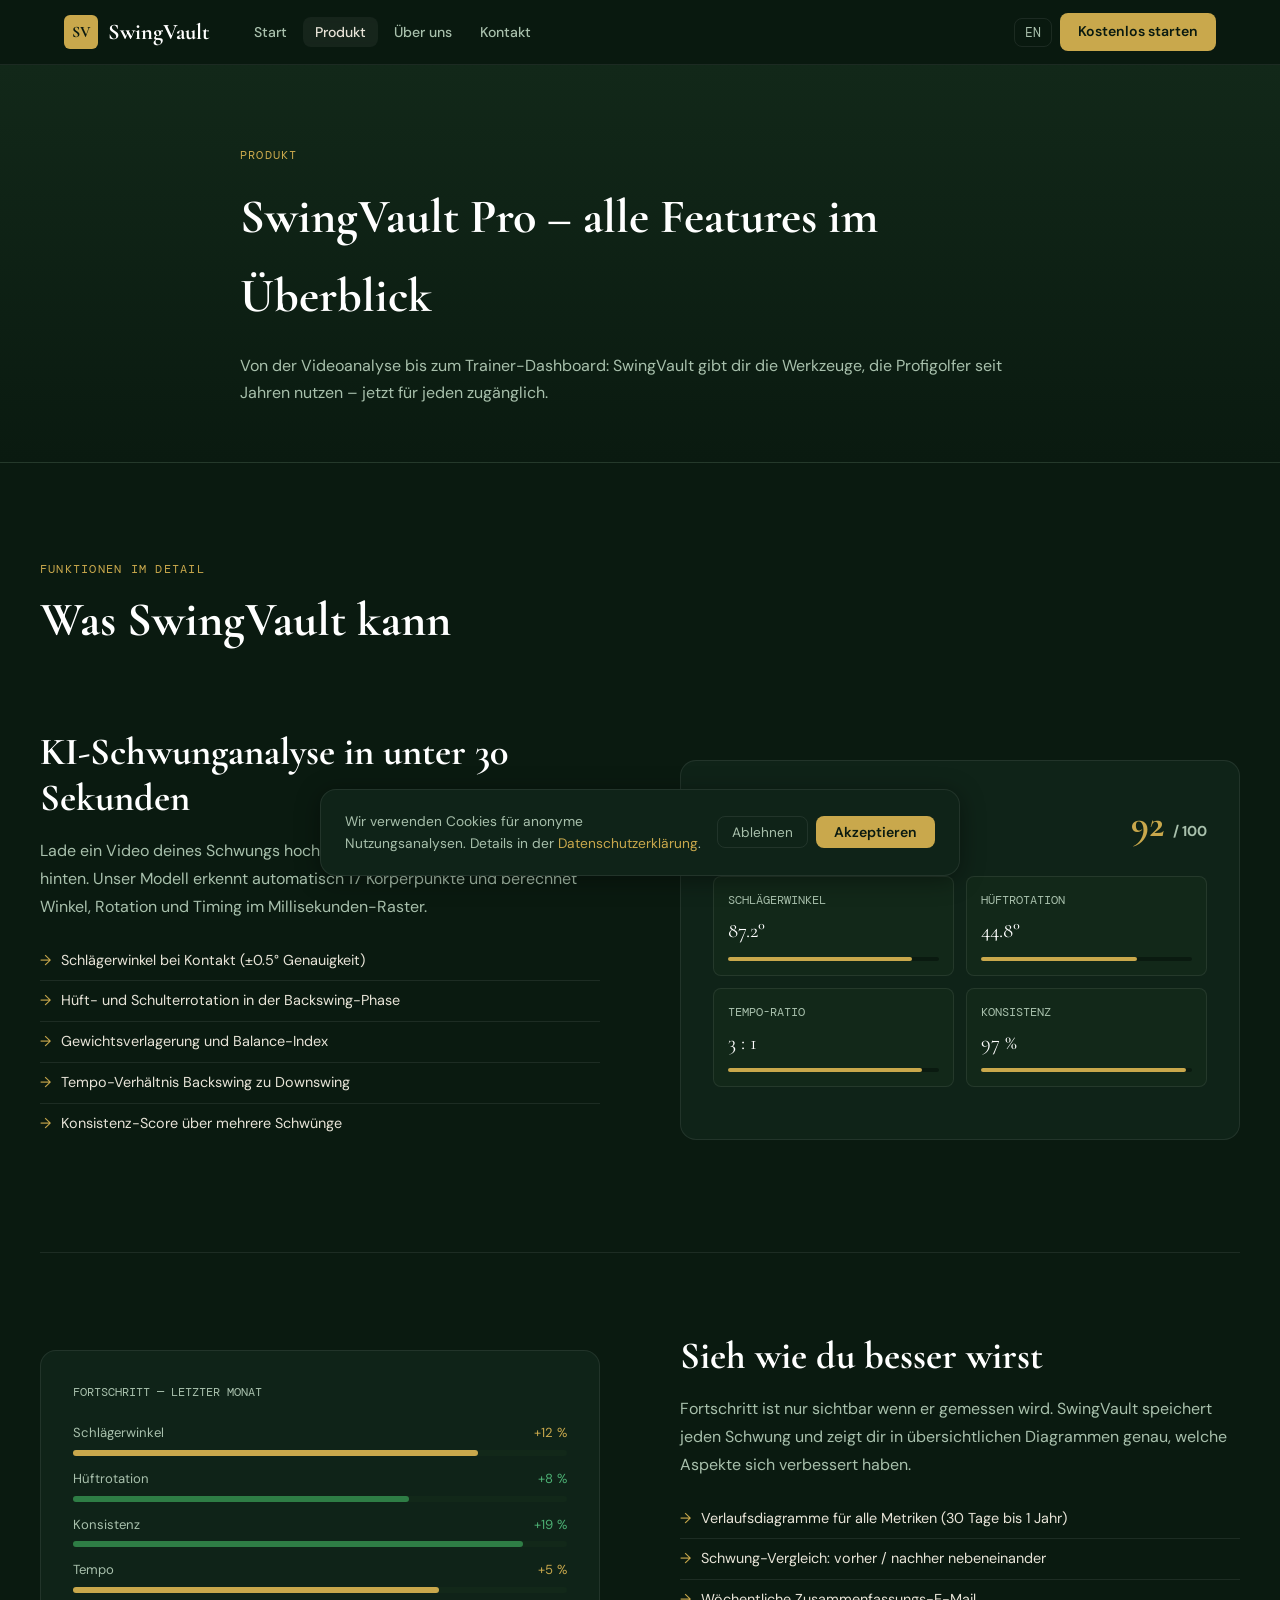
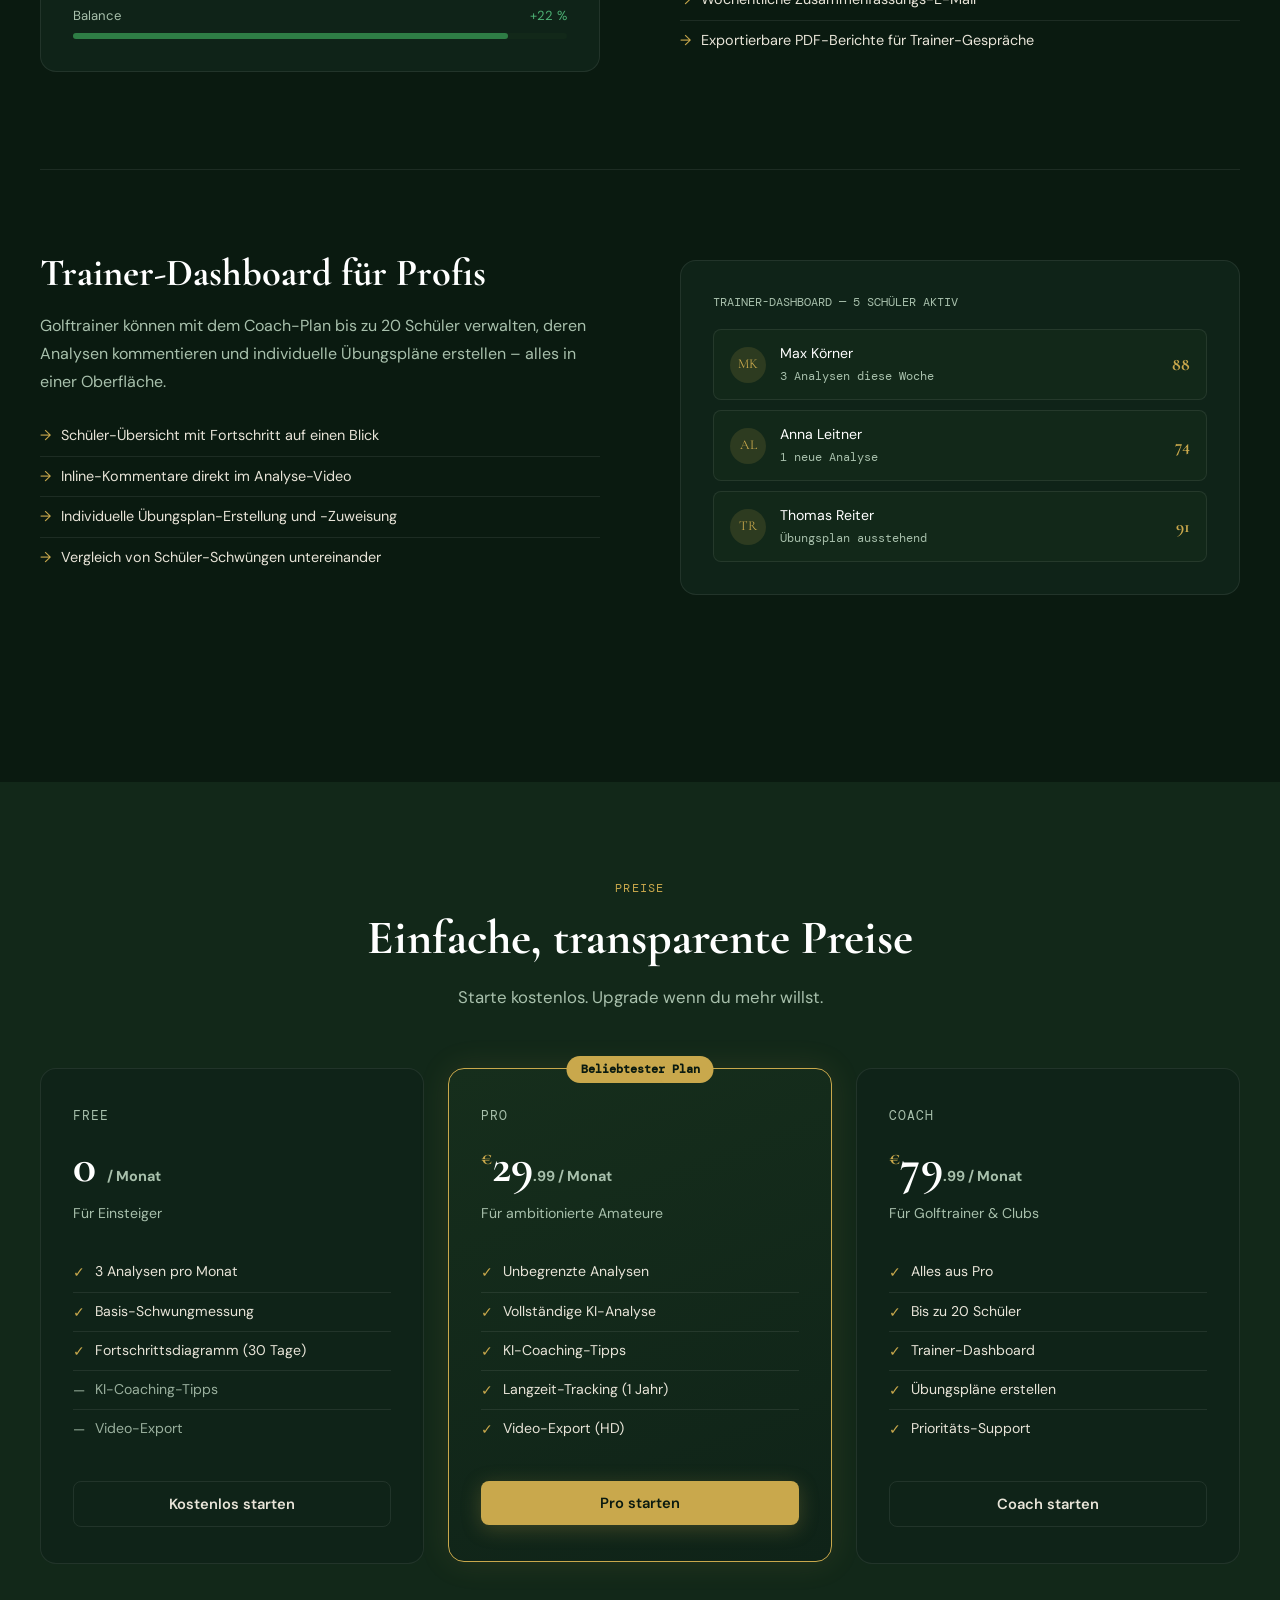
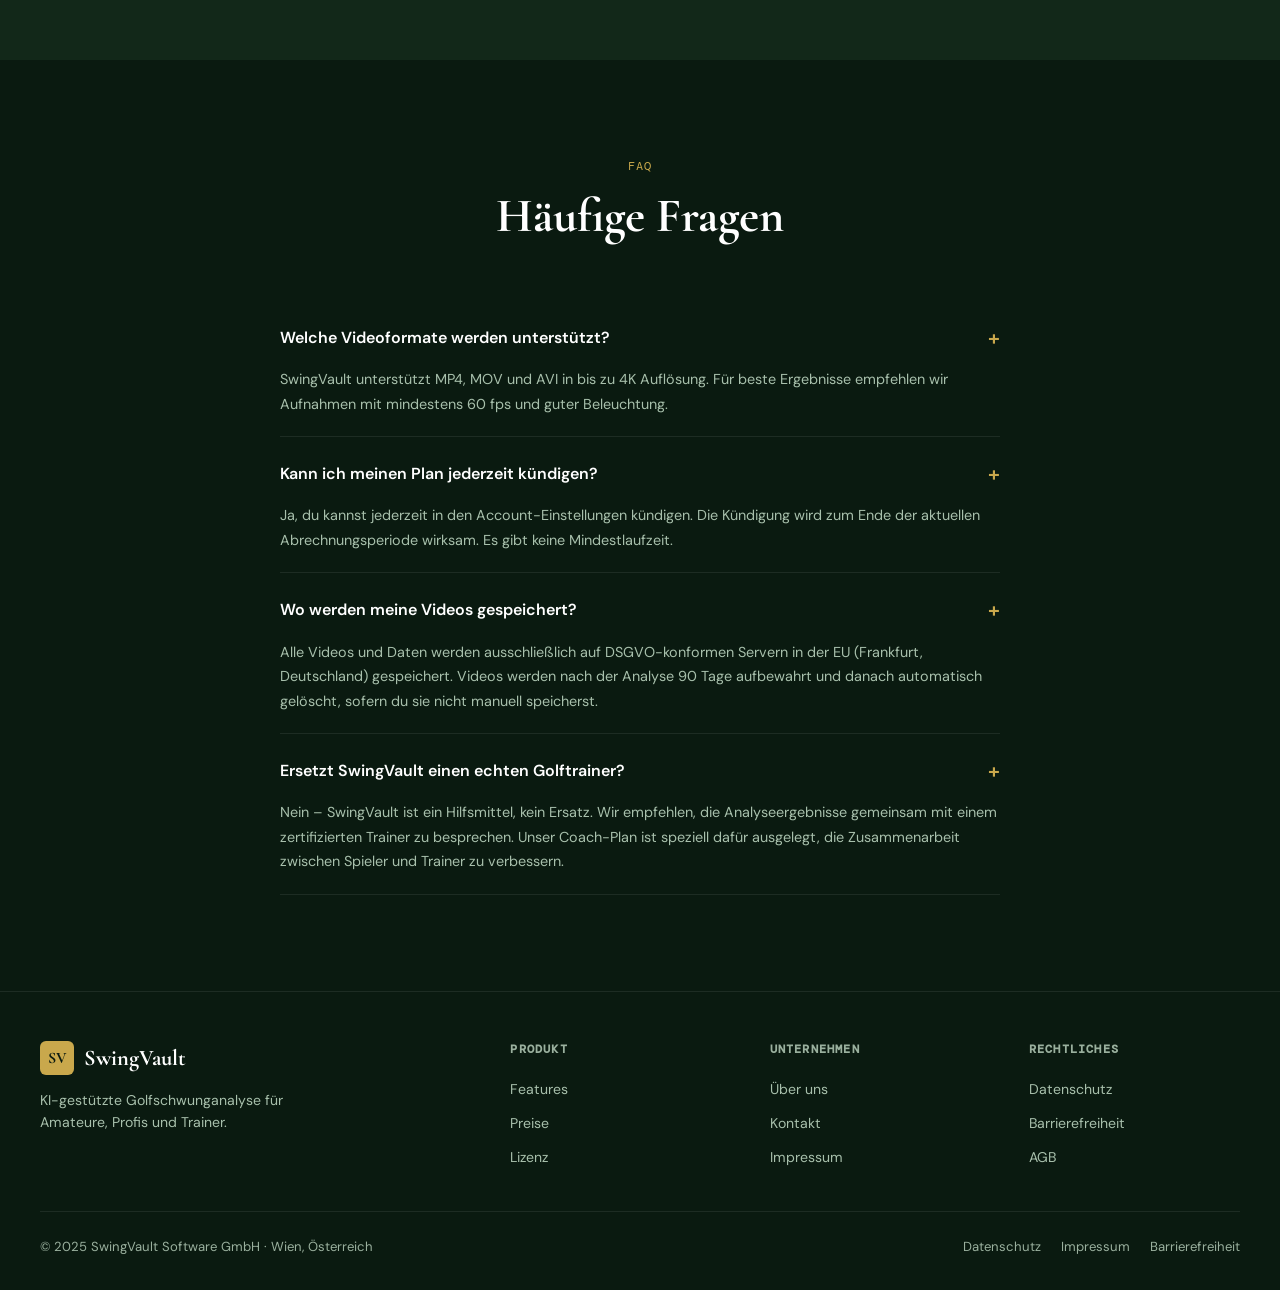
<file: product.html>
<!DOCTYPE html>
<html lang="de">
<head>
  <meta charset="UTF-8" />
  <meta name="viewport" content="width=device-width, initial-scale=1.0" />
  <title>Produkt – SwingVault</title>
  <meta name="description" content="Alle Features von SwingVault Pro: KI-Schwunganalyse, Fortschritts-Tracking, Trainer-Dashboard. Jetzt kostenlos testen." />
  <link rel="stylesheet" href="css/style.css" />
  <style>
    .feature-detail {
      display: grid; grid-template-columns: 1fr 1fr;
      gap: 80px; align-items: center; padding: 80px 0;
      border-bottom: 1px solid var(--border);
    }
    .feature-detail:last-child { border-bottom: none; }
    .feature-detail.reverse { direction: rtl; }
    .feature-detail.reverse > * { direction: ltr; }
    .feature-detail-text h2 {
      font-family: var(--font-display);
      font-size: clamp(1.6rem, 3vw, 2.4rem);
      color: var(--white); margin-bottom: 16px; line-height: 1.2;
    }
    .feature-detail-text p {
      color: var(--text-muted); line-height: 1.75; margin-bottom: 20px;
    }
    .feature-list { list-style: none; padding: 0; margin-bottom: 28px; }
    .feature-list li {
      font-size: .9rem; color: var(--text);
      padding: 8px 0; border-bottom: 1px solid var(--border);
      display: flex; gap: 10px; align-items: flex-start;
    }
    .feature-list li:last-child { border-bottom: none; }
    .feature-list li::before { content: '→'; color: var(--gold); flex-shrink: 0; }
    .feature-visual {
      background: var(--bg-card); border: 1px solid var(--border);
      border-radius: var(--radius-lg); padding: 32px;
      min-height: 280px; display: flex; align-items: center; justify-content: center;
    }
    .mockup-analysis {
      width: 100%;
    }
    .analysis-header {
      display: flex; justify-content: space-between; align-items: center;
      margin-bottom: 20px;
    }
    .analysis-title { font-family: var(--font-mono); font-size: .78rem; color: var(--text-muted); }
    .analysis-score {
      font-family: var(--font-display); font-size: 2.4rem; font-weight: 700; color: var(--gold);
    }
    .analysis-score span { font-size: .9rem; color: var(--text-muted); font-family: var(--font-body); }
    .analysis-metrics { display: grid; grid-template-columns: 1fr 1fr; gap: 12px; margin-bottom: 20px; }
    .a-metric {
      background: var(--bg-subtle); border: 1px solid var(--border);
      border-radius: var(--radius); padding: 14px;
    }
    .a-metric-label { font-size: .72rem; color: var(--text-muted); margin-bottom: 4px; font-family: var(--font-mono); }
    .a-metric-val { font-family: var(--font-display); font-size: 1.3rem; color: var(--white); }
    .a-metric-bar { height: 4px; background: var(--bg); border-radius: 2px; margin-top: 8px; }
    .a-metric-fill { height: 100%; border-radius: 2px; background: var(--gold); }
    .progress-list { display: flex; flex-direction: column; gap: 12px; width: 100%; }
    .progress-item { }
    .progress-label {
      display: flex; justify-content: space-between;
      font-size: .82rem; color: var(--text-muted); margin-bottom: 6px;
    }
    .progress-bar { height: 6px; background: var(--bg-subtle); border-radius: 3px; }
    .progress-fill { height: 100%; border-radius: 3px; }
    .coach-mockup { width: 100%; }
    .coach-header {
      font-family: var(--font-mono); font-size: .75rem; color: var(--text-muted); margin-bottom: 16px;
    }
    .student-list { display: flex; flex-direction: column; gap: 10px; }
    .student-item {
      background: var(--bg-subtle); border: 1px solid var(--border);
      border-radius: var(--radius); padding: 12px 16px;
      display: flex; align-items: center; gap: 14px;
    }
    .student-avatar {
      width: 36px; height: 36px; border-radius: 50%;
      background: var(--gold-dim); display: flex; align-items: center; justify-content: center;
      font-family: var(--font-display); font-size: .85rem; color: var(--gold); flex-shrink: 0;
    }
    .student-name { font-size: .88rem; color: var(--white); margin-bottom: 2px; }
    .student-meta { font-size: .75rem; color: var(--text-muted); font-family: var(--font-mono); }
    .student-score {
      margin-left: auto; font-family: var(--font-display);
      font-size: 1.1rem; color: var(--gold); font-weight: 700;
    }
    .faq-list { margin-top: 40px; }
    .faq-item {
      border-bottom: 1px solid var(--border); padding: 20px 0;
    }
    .faq-q {
      font-size: 1rem; font-weight: 600; color: var(--white);
      cursor: pointer; display: flex; justify-content: space-between; align-items: center;
    }
    .faq-q::after { content: '+'; color: var(--gold); font-size: 1.3rem; flex-shrink: 0; }
    .faq-a { font-size: .9rem; color: var(--text-muted); line-height: 1.7; margin-top: 12px; }
    @media (max-width: 900px) {
      .feature-detail { grid-template-columns: 1fr; gap: 32px; }
      .feature-detail.reverse { direction: ltr; }
    }
  </style>
</head>
<body>

  <a href="#main" class="skip-link">Zum Hauptinhalt springen</a>

  <nav class="site-nav" role="navigation" aria-label="Hauptnavigation">
    <div class="nav-inner">
      <a href="index.html" class="nav-logo" aria-label="SwingVault – Startseite">
        <span class="logo-mark" aria-hidden="true">SV</span>SwingVault
      </a>
      <ul class="nav-links" role="list">
        <li><a href="index.html" data-de="Start" data-en="Home">Start</a></li>
        <li><a href="product.html" aria-current="page" data-de="Produkt" data-en="Product">Produkt</a></li>
        <li><a href="about.html" data-de="Über uns" data-en="About us">Über uns</a></li>
        <li><a href="contact.html" data-de="Kontakt" data-en="Contact">Kontakt</a></li>
      </ul>
      <div class="nav-actions">
        <button id="langToggle" aria-label="Sprache wechseln"><span id="langLabel">EN</span></button>
        <a href="#pricing" class="btn-primary" data-de="Kostenlos starten" data-en="Start for free">Kostenlos starten</a>
      </div>
    </div>
  </nav>

  <main id="main">

    <div class="page-hero">
      <div class="page-hero-inner">
        <span class="page-tag" data-de="Produkt" data-en="Product">Produkt</span>
        <h1 class="page-title" data-de="SwingVault Pro – alle Features im Überblick" data-en="SwingVault Pro – all features at a glance">SwingVault Pro – alle Features im Überblick</h1>
        <p class="page-sub" data-de="Von der Videoanalyse bis zum Trainer-Dashboard: SwingVault gibt dir die Werkzeuge, die Profigolfer seit Jahren nutzen – jetzt für jeden zugänglich." data-en="From video analysis to the coach dashboard: SwingVault gives you the tools professional golfers have used for years – now accessible to everyone.">Von der Videoanalyse bis zum Trainer-Dashboard: SwingVault gibt dir die Werkzeuge, die Profigolfer seit Jahren nutzen – jetzt für jeden zugänglich.</p>
      </div>
    </div>

    <!-- Feature Details -->
    <section aria-labelledby="features-detail-title">
      <div class="section-inner">
        <span class="section-tag" data-de="Funktionen im Detail" data-en="Features in detail">Funktionen im Detail</span>
        <h2 class="section-title" id="features-detail-title" style="margin-bottom:0;" data-de="Was SwingVault kann" data-en="What SwingVault can do">Was SwingVault kann</h2>

        <!-- Feature 1: KI-Analyse -->
        <div class="feature-detail" role="region" aria-label="KI-Schwunganalyse Feature">
          <div class="feature-detail-text">
            <h2 data-de="KI-Schwunganalyse in unter 30 Sekunden" data-en="AI swing analysis in under 30 seconds">KI-Schwunganalyse in unter 30 Sekunden</h2>
            <p data-de="Lade ein Video deines Schwungs hoch – von der Seite, von vorne oder von hinten. Unser Modell erkennt automatisch 17 Körperpunkte und berechnet Winkel, Rotation und Timing im Millisekunden-Raster." data-en="Upload a video of your swing – from the side, front or back. Our model automatically detects 17 body points and calculates angles, rotation and timing to the millisecond.">Lade ein Video deines Schwungs hoch – von der Seite, von vorne oder von hinten. Unser Modell erkennt automatisch 17 Körperpunkte und berechnet Winkel, Rotation und Timing im Millisekunden-Raster.</p>
            <ul class="feature-list" aria-label="KI-Analyse Features">
              <li data-de="Schlägerwinkel bei Kontakt (±0.5° Genauigkeit)" data-en="Club angle at impact (±0.5° accuracy)">Schlägerwinkel bei Kontakt (±0.5° Genauigkeit)</li>
              <li data-de="Hüft- und Schulterrotation in der Backswing-Phase" data-en="Hip and shoulder rotation in the backswing phase">Hüft- und Schulterrotation in der Backswing-Phase</li>
              <li data-de="Gewichtsverlagerung und Balance-Index" data-en="Weight transfer and balance index">Gewichtsverlagerung und Balance-Index</li>
              <li data-de="Tempo-Verhältnis Backswing zu Downswing" data-en="Tempo ratio backswing to downswing">Tempo-Verhältnis Backswing zu Downswing</li>
              <li data-de="Konsistenz-Score über mehrere Schwünge" data-en="Consistency score across multiple swings">Konsistenz-Score über mehrere Schwünge</li>
            </ul>
          </div>
          <div class="feature-visual" role="img" aria-label="Mockup der KI-Analyse Ergebnisansicht">
            <div class="mockup-analysis">
              <div class="analysis-header">
                <div class="analysis-title">ANALYSE — DRIVER #47</div>
                <div class="analysis-score">92 <span>/ 100</span></div>
              </div>
              <div class="analysis-metrics">
                <div class="a-metric">
                  <div class="a-metric-label">SCHLÄGERWINKEL</div>
                  <div class="a-metric-val">87.2°</div>
                  <div class="a-metric-bar"><div class="a-metric-fill" style="width:87%"></div></div>
                </div>
                <div class="a-metric">
                  <div class="a-metric-label">HÜFTROTATION</div>
                  <div class="a-metric-val">44.8°</div>
                  <div class="a-metric-bar"><div class="a-metric-fill" style="width:74%"></div></div>
                </div>
                <div class="a-metric">
                  <div class="a-metric-label">TEMPO-RATIO</div>
                  <div class="a-metric-val">3 : 1</div>
                  <div class="a-metric-bar"><div class="a-metric-fill" style="width:92%"></div></div>
                </div>
                <div class="a-metric">
                  <div class="a-metric-label">KONSISTENZ</div>
                  <div class="a-metric-val">97 %</div>
                  <div class="a-metric-bar"><div class="a-metric-fill" style="width:97%"></div></div>
                </div>
              </div>
            </div>
          </div>
        </div>

        <!-- Feature 2: Fortschritts-Tracking -->
        <div class="feature-detail reverse" role="region" aria-label="Fortschritts-Tracking Feature">
          <div class="feature-detail-text">
            <h2 data-de="Sieh wie du besser wirst" data-en="See yourself improve">Sieh wie du besser wirst</h2>
            <p data-de="Fortschritt ist nur sichtbar wenn er gemessen wird. SwingVault speichert jeden Schwung und zeigt dir in übersichtlichen Diagrammen genau, welche Aspekte sich verbessert haben." data-en="Progress is only visible when it is measured. SwingVault stores every swing and shows you in clear charts exactly which aspects have improved.">Fortschritt ist nur sichtbar wenn er gemessen wird. SwingVault speichert jeden Schwung und zeigt dir in übersichtlichen Diagrammen genau, welche Aspekte sich verbessert haben.</p>
            <ul class="feature-list" aria-label="Tracking Features">
              <li data-de="Verlaufsdiagramme für alle Metriken (30 Tage bis 1 Jahr)" data-en="Trend charts for all metrics (30 days to 1 year)">Verlaufsdiagramme für alle Metriken (30 Tage bis 1 Jahr)</li>
              <li data-de="Schwung-Vergleich: vorher / nachher nebeneinander" data-en="Swing comparison: before / after side by side">Schwung-Vergleich: vorher / nachher nebeneinander</li>
              <li data-de="Wöchentliche Zusammenfassungs-E-Mail" data-en="Weekly summary email">Wöchentliche Zusammenfassungs-E-Mail</li>
              <li data-de="Exportierbare PDF-Berichte für Trainer-Gespräche" data-en="Exportable PDF reports for coach meetings">Exportierbare PDF-Berichte für Trainer-Gespräche</li>
            </ul>
          </div>
          <div class="feature-visual" role="img" aria-label="Mockup des Fortschritts-Trackings">
            <div class="progress-list">
              <div style="font-family:var(--font-mono); font-size:.75rem; color:var(--text-muted); margin-bottom:8px;">FORTSCHRITT — LETZTER MONAT</div>
              <div class="progress-item">
                <div class="progress-label"><span>Schlägerwinkel</span><span style="color:var(--gold);">+12 %</span></div>
                <div class="progress-bar"><div class="progress-fill" style="width:82%; background:var(--gold);"></div></div>
              </div>
              <div class="progress-item">
                <div class="progress-label"><span>Hüftrotation</span><span style="color:#4caf73;">+8 %</span></div>
                <div class="progress-bar"><div class="progress-fill" style="width:68%; background:#2e7d45;"></div></div>
              </div>
              <div class="progress-item">
                <div class="progress-label"><span>Konsistenz</span><span style="color:#4caf73;">+19 %</span></div>
                <div class="progress-bar"><div class="progress-fill" style="width:91%; background:#2e7d45;"></div></div>
              </div>
              <div class="progress-item">
                <div class="progress-label"><span>Tempo</span><span style="color:var(--gold);">+5 %</span></div>
                <div class="progress-bar"><div class="progress-fill" style="width:74%; background:var(--gold);"></div></div>
              </div>
              <div class="progress-item">
                <div class="progress-label"><span>Balance</span><span style="color:#4caf73;">+22 %</span></div>
                <div class="progress-bar"><div class="progress-fill" style="width:88%; background:#2e7d45;"></div></div>
              </div>
            </div>
          </div>
        </div>

        <!-- Feature 3: Coach Dashboard -->
        <div class="feature-detail" role="region" aria-label="Trainer-Dashboard Feature">
          <div class="feature-detail-text">
            <h2 data-de="Trainer-Dashboard für Profis" data-en="Coach Dashboard for professionals">Trainer-Dashboard für Profis</h2>
            <p data-de="Golftrainer können mit dem Coach-Plan bis zu 20 Schüler verwalten, deren Analysen kommentieren und individuelle Übungspläne erstellen – alles in einer Oberfläche." data-en="With the Coach plan, golf coaches can manage up to 20 pupils, comment on their analyses and create individual training plans – all in one interface.">Golftrainer können mit dem Coach-Plan bis zu 20 Schüler verwalten, deren Analysen kommentieren und individuelle Übungspläne erstellen – alles in einer Oberfläche.</p>
            <ul class="feature-list" aria-label="Coach Dashboard Features">
              <li data-de="Schüler-Übersicht mit Fortschritt auf einen Blick" data-en="Pupil overview with progress at a glance">Schüler-Übersicht mit Fortschritt auf einen Blick</li>
              <li data-de="Inline-Kommentare direkt im Analyse-Video" data-en="Inline comments directly in the analysis video">Inline-Kommentare direkt im Analyse-Video</li>
              <li data-de="Individuelle Übungsplan-Erstellung und -Zuweisung" data-en="Individual training plan creation and assignment">Individuelle Übungsplan-Erstellung und -Zuweisung</li>
              <li data-de="Vergleich von Schüler-Schwüngen untereinander" data-en="Comparison of pupils' swings with each other">Vergleich von Schüler-Schwüngen untereinander</li>
            </ul>
          </div>
          <div class="feature-visual" role="img" aria-label="Mockup des Trainer-Dashboards">
            <div class="coach-mockup">
              <div class="coach-header">TRAINER-DASHBOARD — 5 SCHÜLER AKTIV</div>
              <div class="student-list">
                <div class="student-item">
                  <div class="student-avatar" aria-hidden="true">MK</div>
                  <div>
                    <div class="student-name">Max Körner</div>
                    <div class="student-meta">3 Analysen diese Woche</div>
                  </div>
                  <div class="student-score" aria-label="Score 88">88</div>
                </div>
                <div class="student-item">
                  <div class="student-avatar" aria-hidden="true">AL</div>
                  <div>
                    <div class="student-name">Anna Leitner</div>
                    <div class="student-meta">1 neue Analyse</div>
                  </div>
                  <div class="student-score" aria-label="Score 74">74</div>
                </div>
                <div class="student-item">
                  <div class="student-avatar" aria-hidden="true">TR</div>
                  <div>
                    <div class="student-name">Thomas Reiter</div>
                    <div class="student-meta">Übungsplan ausstehend</div>
                  </div>
                  <div class="student-score" aria-label="Score 91">91</div>
                </div>
              </div>
            </div>
          </div>
        </div>

      </div>
    </section>

    <!-- Pricing -->
    <section id="pricing" style="background:var(--bg-subtle);" aria-labelledby="pricing-title">
      <div class="section-inner">
        <div class="section-header centered">
          <span class="section-tag" data-de="Preise" data-en="Pricing">Preise</span>
          <h2 class="section-title" id="pricing-title" data-de="Einfache, transparente Preise" data-en="Simple, transparent pricing">Einfache, transparente Preise</h2>
          <p class="section-sub" data-de="Starte kostenlos. Upgrade wenn du mehr willst." data-en="Start free. Upgrade when you want more.">Starte kostenlos. Upgrade wenn du mehr willst.</p>
        </div>
        <div class="pricing-grid" role="list">
          <article class="pricing-card" role="listitem" aria-labelledby="plan-free-2">
            <div class="plan-name">Free</div>
            <div class="plan-price" id="plan-free-2">0 <span data-de="/ Monat" data-en="/ month">/ Monat</span></div>
            <p class="plan-desc" data-de="Für Einsteiger" data-en="For beginners">Für Einsteiger</p>
            <ul class="plan-features">
              <li>3 Analysen pro Monat</li>
              <li>Basis-Schwungmessung</li>
              <li>Fortschrittsdiagramm (30 Tage)</li>
              <li class="muted">KI-Coaching-Tipps</li>
              <li class="muted">Video-Export</li>
            </ul>
            <button class="btn-plan btn-plan-outline">Kostenlos starten</button>
          </article>
          <article class="pricing-card featured" role="listitem" aria-labelledby="plan-pro-2">
            <div class="pricing-badge">Beliebtester Plan</div>
            <div class="plan-name">Pro</div>
            <div class="plan-price" id="plan-pro-2"><sup>€</sup>29<span>.99 / Monat</span></div>
            <p class="plan-desc">Für ambitionierte Amateure</p>
            <ul class="plan-features">
              <li>Unbegrenzte Analysen</li>
              <li>Vollständige KI-Analyse</li>
              <li>KI-Coaching-Tipps</li>
              <li>Langzeit-Tracking (1 Jahr)</li>
              <li>Video-Export (HD)</li>
            </ul>
            <button class="btn-plan btn-plan-gold">Pro starten</button>
          </article>
          <article class="pricing-card" role="listitem" aria-labelledby="plan-coach-2">
            <div class="plan-name">Coach</div>
            <div class="plan-price" id="plan-coach-2"><sup>€</sup>79<span>.99 / Monat</span></div>
            <p class="plan-desc">Für Golftrainer &amp; Clubs</p>
            <ul class="plan-features">
              <li>Alles aus Pro</li>
              <li>Bis zu 20 Schüler</li>
              <li>Trainer-Dashboard</li>
              <li>Übungspläne erstellen</li>
              <li>Prioritäts-Support</li>
            </ul>
            <button class="btn-plan btn-plan-outline">Coach starten</button>
          </article>
        </div>
      </div>
    </section>

    <!-- FAQ -->
    <section aria-labelledby="faq-title">
      <div class="section-inner">
        <div class="section-header centered">
          <span class="section-tag">FAQ</span>
          <h2 class="section-title" id="faq-title" data-de="Häufige Fragen" data-en="Frequently asked questions">Häufige Fragen</h2>
        </div>
        <div class="faq-list" style="max-width:720px; margin:0 auto;">
          <div class="faq-item">
            <div class="faq-q" tabindex="0" role="button" aria-expanded="true" data-de="Welche Videoformate werden unterstützt?" data-en="Which video formats are supported?">Welche Videoformate werden unterstützt?</div>
            <div class="faq-a" data-de="SwingVault unterstützt MP4, MOV und AVI in bis zu 4K Auflösung. Für beste Ergebnisse empfehlen wir Aufnahmen mit mindestens 60 fps und guter Beleuchtung." data-en="SwingVault supports MP4, MOV and AVI at up to 4K resolution. For best results we recommend recordings at at least 60 fps and good lighting.">SwingVault unterstützt MP4, MOV und AVI in bis zu 4K Auflösung. Für beste Ergebnisse empfehlen wir Aufnahmen mit mindestens 60 fps und guter Beleuchtung.</div>
          </div>
          <div class="faq-item">
            <div class="faq-q" tabindex="0" role="button" aria-expanded="false" data-de="Kann ich meinen Plan jederzeit kündigen?" data-en="Can I cancel my plan at any time?">Kann ich meinen Plan jederzeit kündigen?</div>
            <div class="faq-a" data-de="Ja, du kannst jederzeit in den Account-Einstellungen kündigen. Die Kündigung wird zum Ende der aktuellen Abrechnungsperiode wirksam. Es gibt keine Mindestlaufzeit." data-en="Yes, you can cancel at any time in the account settings. Cancellation takes effect at the end of the current billing period. There is no minimum term.">Ja, du kannst jederzeit in den Account-Einstellungen kündigen. Die Kündigung wird zum Ende der aktuellen Abrechnungsperiode wirksam. Es gibt keine Mindestlaufzeit.</div>
          </div>
          <div class="faq-item">
            <div class="faq-q" tabindex="0" role="button" aria-expanded="false" data-de="Wo werden meine Videos gespeichert?" data-en="Where are my videos stored?">Wo werden meine Videos gespeichert?</div>
            <div class="faq-a" data-de="Alle Videos und Daten werden ausschließlich auf DSGVO-konformen Servern in der EU (Frankfurt, Deutschland) gespeichert. Videos werden nach der Analyse 90 Tage aufbewahrt und danach automatisch gelöscht, sofern du sie nicht manuell speicherst." data-en="All videos and data are stored exclusively on GDPR-compliant servers in the EU (Frankfurt, Germany). Videos are retained for 90 days after analysis and then automatically deleted, unless you save them manually.">Alle Videos und Daten werden ausschließlich auf DSGVO-konformen Servern in der EU gespeichert. Videos werden nach der Analyse 90 Tage aufbewahrt und danach automatisch gelöscht.</div>
          </div>
          <div class="faq-item">
            <div class="faq-q" tabindex="0" role="button" aria-expanded="false" data-de="Ersetzt SwingVault einen echten Golftrainer?" data-en="Does SwingVault replace a real golf coach?">Ersetzt SwingVault einen echten Golftrainer?</div>
            <div class="faq-a" data-de="Nein – SwingVault ist ein Hilfsmittel, kein Ersatz. Wir empfehlen, die Analyseergebnisse gemeinsam mit einem zertifizierten Trainer zu besprechen. Unser Coach-Plan ist speziell dafür ausgelegt, die Zusammenarbeit zwischen Spieler und Trainer zu verbessern." data-en="No – SwingVault is a tool, not a replacement. We recommend discussing the analysis results with a certified coach. Our Coach plan is specifically designed to improve collaboration between player and coach.">Nein – SwingVault ist ein Hilfsmittel, kein Ersatz. Wir empfehlen, die Analyseergebnisse gemeinsam mit einem zertifizierten Trainer zu besprechen.</div>
          </div>
        </div>
      </div>
    </section>

  </main>

  <footer class="site-footer" role="contentinfo">
    <div class="footer-inner">
      <div class="footer-brand">
        <a href="index.html" class="nav-logo" aria-label="SwingVault Startseite">
          <span class="logo-mark" aria-hidden="true">SV</span> SwingVault
        </a>
        <p class="footer-tagline">KI-gestützte Golfschwunganalyse für Amateure, Profis und Trainer.</p>
      </div>
      <div class="footer-col">
        <div class="footer-col-title">Produkt</div>
        <ul>
          <li><a href="product.html">Features</a></li>
          <li><a href="#pricing">Preise</a></li>
          <li><a href="license.html">Lizenz</a></li>
        </ul>
      </div>
      <div class="footer-col">
        <div class="footer-col-title">Unternehmen</div>
        <ul>
          <li><a href="about.html">Über uns</a></li>
          <li><a href="contact.html">Kontakt</a></li>
          <li><a href="contact.html#impressum">Impressum</a></li>
        </ul>
      </div>
      <div class="footer-col">
        <div class="footer-col-title">Rechtliches</div>
        <ul>
          <li><a href="privacy.html">Datenschutz</a></li>
          <li><a href="accessibility.html">Barrierefreiheit</a></li>
          <li><a href="license.html">AGB</a></li>
        </ul>
      </div>
    </div>
    <div class="footer-bottom">
      <p class="footer-copy">© 2025 SwingVault Software GmbH · Wien, Österreich</p>
      <nav class="footer-legal-links" aria-label="Rechtliche Links">
        <a href="privacy.html">Datenschutz</a>
        <a href="contact.html#impressum">Impressum</a>
        <a href="accessibility.html">Barrierefreiheit</a>
      </nav>
    </div>
  </footer>

  <div id="cookieBanner" role="region" aria-label="Cookie-Hinweis" aria-live="polite">
    <p class="cookie-text">Wir verwenden Cookies für anonyme Nutzungsanalysen. Details in der <a href="privacy.html">Datenschutzerklärung</a>.</p>
    <div class="cookie-btns">
      <button class="btn-ghost" id="cookieDecline">Ablehnen</button>
      <button class="btn-primary" id="cookieAccept">Akzeptieren</button>
    </div>
  </div>

  <script src="js/main.js"></script>
</body>
</html>
</file>
<file: css/style.css>
/* ============================================================
   SwingVault – style.css
   Design: Premium dark SaaS, golf-inspired
   Fonts: Cormorant Garamond (display) + DM Sans (body)
   ============================================================ */

@import url('https://fonts.googleapis.com/css2?family=Cormorant+Garamond:ital,wght@0,400;0,600;0,700;1,400&family=DM+Sans:wght@300;400;500;600&family=DM+Mono:wght@400;500&display=swap');

/* ── Variables ─────────────────────────────────────────────── */
:root {
  --bg:          #0a1a10;
  --bg-card:     #0f2318;
  --bg-subtle:   #122819;
  --border:      rgba(255,255,255,0.08);
  --gold:        #c9a84c;
  --gold-light:  #e2c97a;
  --gold-dim:    rgba(201,168,76,0.15);
  --text:        #e8e4d8;
  --text-muted:  #a8c0ac;
  --text-dim:    #9ab09e;
  --white:       #ffffff;
  --green-mid:   #1a3d22;
  --green-bright:#2e7d45;

  --font-display: 'Cormorant Garamond', Georgia, serif;
  --font-body:    'DM Sans', system-ui, sans-serif;
  --font-mono:    'DM Mono', monospace;

  --radius:      8px;
  --radius-lg:   16px;
  --shadow:      0 4px 24px rgba(0,0,0,0.4);
  --shadow-gold: 0 0 32px rgba(201,168,76,0.12);
}

/* ── Reset ─────────────────────────────────────────────────── */
*, *::before, *::after { box-sizing: border-box; margin: 0; padding: 0; }
html { scroll-behavior: smooth; font-size: 16px; }
body {
  font-family: var(--font-body);
  background: var(--bg);
  color: var(--text);
  line-height: 1.65;
  -webkit-font-smoothing: antialiased;
}
img { max-width: 100%; display: block; }
a { color: var(--gold); text-decoration: none; transition: color .2s; }
a:hover { color: var(--gold-light); }
ul { list-style: none; }

/* ── Skip Link ─────────────────────────────────────────────── */
.skip-link {
  position: absolute; top: -999px; left: 16px; z-index: 9999;
  background: var(--gold); color: var(--bg);
  padding: 8px 16px; border-radius: var(--radius);
  font-weight: 600; font-size: .9rem;
}
.skip-link:focus { top: 16px; }

/* ── Nav ───────────────────────────────────────────────────── */
.site-nav {
  position: sticky; top: 0; z-index: 100;
  background: rgba(10,26,16,0.92);
  backdrop-filter: blur(12px);
  border-bottom: 1px solid var(--border);
}
.nav-inner {
  max-width: 1200px; margin: 0 auto;
  padding: 0 24px;
  display: flex; align-items: center; gap: 32px;
  height: 64px;
}
.nav-logo {
  display: flex; align-items: center; gap: 10px;
  font-family: var(--font-display);
  font-size: 1.4rem; font-weight: 700;
  color: var(--white); white-space: nowrap;
}
.logo-mark {
  width: 34px; height: 34px;
  background: var(--gold);
  color: var(--bg);
  border-radius: 6px;
  display: flex; align-items: center; justify-content: center;
  font-family: var(--font-display);
  font-size: 1rem; font-weight: 700;
  flex-shrink: 0;
}
.nav-links {
  display: flex; gap: 4px; flex: 1;
}
.nav-links a {
  color: var(--text-muted);
  font-size: .88rem; font-weight: 500;
  padding: 6px 12px; border-radius: var(--radius);
  transition: color .2s, background .2s;
}
.nav-links a:hover, .nav-links a[aria-current="page"] {
  color: var(--text); background: rgba(255,255,255,0.05);
}
.nav-actions { display: flex; gap: 8px; margin-left: auto; align-items: center; }
.btn-ghost {
  background: none; border: 1px solid var(--border);
  color: var(--text-muted); padding: 6px 14px;
  border-radius: var(--radius); font-size: .85rem;
  cursor: pointer; font-family: var(--font-body);
  transition: border-color .2s, color .2s;
}
.btn-ghost:hover { border-color: var(--gold); color: var(--gold); }
.btn-primary {
  background: var(--gold); color: var(--bg);
  border: none; padding: 7px 18px;
  border-radius: var(--radius); font-size: .88rem;
  font-weight: 600; cursor: pointer;
  font-family: var(--font-body);
  transition: background .2s, transform .15s;
}
.btn-primary:hover { background: var(--gold-light); transform: translateY(-1px); }
#langToggle {
  background: none; border: 1px solid var(--border);
  color: var(--text-muted); padding: 5px 10px;
  border-radius: var(--radius); font-size: .8rem;
  font-family: var(--font-mono); cursor: pointer;
  transition: border-color .2s, color .2s;
}
#langToggle:hover { border-color: var(--gold); color: var(--gold); }

/* ── Hero ──────────────────────────────────────────────────── */
.hero {
  min-height: 88vh;
  display: flex; align-items: center;
  position: relative; overflow: hidden;
  padding: 80px 24px;
}
.hero-bg {
  position: absolute; inset: 0; z-index: 0;
  background:
    radial-gradient(ellipse 80% 60% at 60% 40%, rgba(46,125,69,0.18) 0%, transparent 70%),
    radial-gradient(ellipse 40% 40% at 20% 80%, rgba(201,168,76,0.06) 0%, transparent 60%);
}
.hero-grid {
  position: absolute; inset: 0; z-index: 0;
  background-image:
    linear-gradient(rgba(255,255,255,0.025) 1px, transparent 1px),
    linear-gradient(90deg, rgba(255,255,255,0.025) 1px, transparent 1px);
  background-size: 60px 60px;
  mask-image: radial-gradient(ellipse 80% 80% at 50% 50%, black, transparent);
}
.hero-inner {
  max-width: 1200px; margin: 0 auto; width: 100%;
  position: relative; z-index: 1;
  display: grid; grid-template-columns: 1fr 1fr; gap: 64px; align-items: center;
}
.hero-badge {
  display: inline-flex; align-items: center; gap: 8px;
  background: var(--gold-dim); border: 1px solid rgba(201,168,76,0.3);
  color: var(--gold); padding: 6px 14px; border-radius: 999px;
  font-size: .78rem; font-weight: 500; margin-bottom: 28px;
  font-family: var(--font-mono);
}
.hero-title {
  font-family: var(--font-display);
  font-size: clamp(2.8rem, 5vw, 4.2rem);
  font-weight: 700; line-height: 1.12;
  color: var(--white); margin-bottom: 20px;
}
.hero-title em {
  font-style: italic; color: var(--gold);
}
.hero-sub {
  font-size: 1.1rem; color: var(--text-muted);
  line-height: 1.7; margin-bottom: 36px;
  max-width: 480px;
}
.hero-cta { display: flex; gap: 12px; flex-wrap: wrap; align-items: center; }
.btn-hero {
  background: var(--gold); color: var(--bg);
  border: none; padding: 14px 28px;
  border-radius: var(--radius); font-size: 1rem;
  font-weight: 600; cursor: pointer;
  font-family: var(--font-body);
  transition: background .2s, transform .15s, box-shadow .2s;
  box-shadow: 0 4px 20px rgba(201,168,76,0.3);
}
.btn-hero:hover { background: var(--gold-light); transform: translateY(-2px); box-shadow: 0 8px 28px rgba(201,168,76,0.4); }
.btn-hero-ghost {
  background: none; border: 1px solid var(--border);
  color: var(--text); padding: 14px 28px;
  border-radius: var(--radius); font-size: 1rem;
  cursor: pointer; font-family: var(--font-body);
  transition: border-color .2s;
}
.btn-hero-ghost:hover { border-color: var(--gold); color: var(--gold); }
.hero-stats {
  display: flex; gap: 32px; margin-top: 48px;
}
.stat-num {
  font-family: var(--font-display);
  font-size: 2rem; font-weight: 700; color: var(--white);
}
.stat-label { font-size: .8rem; color: var(--text-muted); margin-top: 2px; }

/* Hero Visual */
.hero-visual {
  display: flex; justify-content: center; align-items: center;
}
.app-mockup {
  background: var(--bg-card);
  border: 1px solid var(--border);
  border-radius: var(--radius-lg);
  padding: 24px;
  width: 100%; max-width: 420px;
  box-shadow: var(--shadow), var(--shadow-gold);
}
.mockup-bar {
  display: flex; gap: 6px; margin-bottom: 20px;
}
.mockup-bar span {
  width: 10px; height: 10px; border-radius: 50%;
  background: var(--border);
}
.mockup-bar span:nth-child(1) { background: #ff5f57; }
.mockup-bar span:nth-child(2) { background: #febc2e; }
.mockup-bar span:nth-child(3) { background: #28c840; }
.mockup-chart {
  background: var(--bg-subtle);
  border-radius: var(--radius);
  padding: 16px;
  margin-bottom: 16px;
  border: 1px solid var(--border);
}
.chart-title {
  font-size: .75rem; color: var(--text-muted);
  font-family: var(--font-mono); margin-bottom: 12px;
}
.chart-bars {
  display: flex; align-items: flex-end; gap: 6px; height: 80px;
}
.chart-bar {
  flex: 1; border-radius: 3px 3px 0 0;
  background: var(--green-mid);
  transition: height .3s;
  position: relative;
}
.chart-bar.active { background: var(--gold); }
.chart-bar::after {
  content: ''; position: absolute; top: -1px; left: 0; right: 0;
  height: 2px; background: inherit; filter: brightness(1.4); border-radius: 2px;
}
.mockup-metrics {
  display: grid; grid-template-columns: 1fr 1fr; gap: 10px;
}
.metric-card {
  background: var(--bg-subtle); border: 1px solid var(--border);
  border-radius: var(--radius); padding: 12px;
}
.metric-val {
  font-family: var(--font-display);
  font-size: 1.4rem; font-weight: 700;
  color: var(--gold);
}
.metric-label { font-size: .72rem; color: var(--text-muted); margin-top: 2px; }

/* ── Section Base ──────────────────────────────────────────── */
section { padding: 96px 24px; }
.section-inner { max-width: 1200px; margin: 0 auto; }
.section-tag {
  font-family: var(--font-mono); font-size: .78rem;
  color: var(--gold); letter-spacing: .1em;
  text-transform: uppercase; margin-bottom: 12px;
  display: block;
}
.section-title {
  font-family: var(--font-display);
  font-size: clamp(2rem, 4vw, 3rem);
  font-weight: 700; color: var(--white);
  line-height: 1.18; margin-bottom: 16px;
}
.section-sub {
  font-size: 1.05rem; color: var(--text-muted);
  max-width: 560px; line-height: 1.7;
}
.section-header { margin-bottom: 56px; }
.section-header.centered { text-align: center; }
.section-header.centered .section-sub { margin: 0 auto; }

/* ── Features ──────────────────────────────────────────────── */
.features-bg { background: var(--bg-subtle); }
.features-grid {
  display: grid; grid-template-columns: repeat(3, 1fr); gap: 24px;
}
.feature-card {
  background: var(--bg-card);
  border: 1px solid var(--border);
  border-radius: var(--radius-lg);
  padding: 32px;
  transition: border-color .3s, transform .3s;
}
.feature-card:hover { border-color: rgba(201,168,76,0.3); transform: translateY(-4px); }
.feature-icon {
  width: 48px; height: 48px;
  background: var(--gold-dim); border-radius: var(--radius);
  display: flex; align-items: center; justify-content: center;
  font-size: 1.4rem; margin-bottom: 20px;
}
.feature-title {
  font-family: var(--font-display);
  font-size: 1.25rem; font-weight: 600;
  color: var(--white); margin-bottom: 10px;
}
.feature-desc { font-size: .92rem; color: var(--text-muted); line-height: 1.65; }

/* ── Pricing ───────────────────────────────────────────────── */
.pricing-grid {
  display: grid; grid-template-columns: repeat(3, 1fr); gap: 24px;
  align-items: start;
}
.pricing-card {
  background: var(--bg-card);
  border: 1px solid var(--border);
  border-radius: var(--radius-lg);
  padding: 36px 32px;
  position: relative;
  transition: transform .3s;
}
.pricing-card:hover { transform: translateY(-4px); }
.pricing-card.featured {
  border-color: var(--gold);
  background: linear-gradient(160deg, #162e1c, #0f2318);
  box-shadow: var(--shadow-gold);
}
.pricing-badge {
  position: absolute; top: -13px; left: 50%; transform: translateX(-50%);
  background: var(--gold); color: var(--bg);
  font-size: .72rem; font-weight: 700; font-family: var(--font-mono);
  padding: 4px 14px; border-radius: 999px; white-space: nowrap;
}
.plan-name {
  font-family: var(--font-mono); font-size: .82rem;
  color: var(--text-muted); text-transform: uppercase;
  letter-spacing: .08em; margin-bottom: 16px;
}
.plan-price {
  font-family: var(--font-display);
  font-size: 3rem; font-weight: 700; color: var(--white);
  line-height: 1;
}
.plan-price sup { font-size: 1.2rem; vertical-align: super; color: var(--gold); }
.plan-price span { font-size: .9rem; color: var(--text-muted); font-family: var(--font-body); }
.plan-desc {
  font-size: .88rem; color: var(--text-muted);
  margin: 12px 0 28px;
}
.plan-features { margin-bottom: 32px; }
.plan-features li {
  font-size: .88rem; color: var(--text);
  padding: 7px 0; border-bottom: 1px solid var(--border);
  display: flex; gap: 10px; align-items: flex-start;
}
.plan-features li:last-child { border-bottom: none; }
.plan-features li::before { content: '✓'; color: var(--gold); flex-shrink: 0; margin-top: 1px; }
.plan-features li.muted { color: var(--text-dim); }
.plan-features li.muted::before { content: '—'; color: var(--text-dim); }
.btn-plan {
  width: 100%; padding: 12px;
  border-radius: var(--radius); font-size: .92rem;
  font-weight: 600; cursor: pointer;
  font-family: var(--font-body); transition: all .2s;
}
.btn-plan-outline {
  background: none; border: 1px solid var(--border); color: var(--text);
}
.btn-plan-outline:hover { border-color: var(--gold); color: var(--gold); }
.btn-plan-gold {
  background: var(--gold); border: none; color: var(--bg);
  box-shadow: 0 4px 20px rgba(201,168,76,0.25);
}
.btn-plan-gold:hover { background: var(--gold-light); }

/* ── Media / Urheberrecht Section ──────────────────────────── */
.media-section { background: var(--bg); }
.media-grid {
  display: grid; grid-template-columns: repeat(3, 1fr); gap: 20px;
  margin-top: 48px;
}
.media-card {
  border-radius: var(--radius-lg);
  overflow: hidden;
  border: 1px solid var(--border);
  background: var(--bg-card);
}
.media-thumb {
  height: 160px;
  display: flex; align-items: center; justify-content: center;
  font-size: 2.5rem;
  background: var(--bg-subtle);
}
.media-info { padding: 16px; }
.media-title { font-size: .9rem; font-weight: 600; color: var(--white); margin-bottom: 4px; }
.media-license {
  font-size: .75rem; color: var(--text-muted);
  font-family: var(--font-mono);
}

/* ── CTA Banner ────────────────────────────────────────────── */
.cta-banner {
  background: linear-gradient(135deg, #162e1c 0%, #0a1a10 100%);
  border: 1px solid rgba(201,168,76,0.2);
  border-radius: var(--radius-lg);
  padding: 64px 48px;
  text-align: center;
  box-shadow: var(--shadow-gold);
}
.cta-title {
  font-family: var(--font-display);
  font-size: clamp(1.8rem, 3vw, 2.6rem);
  color: var(--white); margin-bottom: 16px;
}
.cta-sub { color: var(--text-muted); margin-bottom: 32px; font-size: 1rem; }
.cta-btns { display: flex; gap: 12px; justify-content: center; flex-wrap: wrap; }

/* ── Footer ────────────────────────────────────────────────── */
.site-footer {
  border-top: 1px solid var(--border);
  background: var(--bg);
  padding: 48px 24px 32px;
}
.footer-inner {
  max-width: 1200px; margin: 0 auto;
  display: grid; grid-template-columns: 2fr 1fr 1fr 1fr; gap: 48px;
  margin-bottom: 40px;
}
.footer-brand .nav-logo { margin-bottom: 12px; }
.footer-tagline { font-size: .88rem; color: var(--text-muted); line-height: 1.6; max-width: 260px; }
.footer-col-title {
  font-size: .75rem; font-weight: 600; text-transform: uppercase;
  letter-spacing: .1em; color: var(--text-dim);
  font-family: var(--font-mono); margin-bottom: 16px;
}
.footer-col ul { display: flex; flex-direction: column; gap: 8px; }
.footer-col ul a { font-size: .88rem; color: var(--text-muted); transition: color .2s; }
.footer-col ul a:hover { color: var(--gold); }
.footer-bottom {
  max-width: 1200px; margin: 0 auto;
  padding-top: 24px; border-top: 1px solid var(--border);
  display: flex; justify-content: space-between; align-items: center; flex-wrap: wrap; gap: 12px;
}
.footer-copy { font-size: .82rem; color: var(--text-dim); }
.footer-legal-links { display: flex; gap: 20px; }
.footer-legal-links a { font-size: .82rem; color: var(--text-dim); }
.footer-legal-links a:hover { color: var(--gold); }

/* ── Cookie Banner ─────────────────────────────────────────── */
#cookieBanner {
  position: fixed; bottom: 24px; left: 50%; transform: translateX(-50%);
  z-index: 500; width: calc(100% - 48px); max-width: 640px;
  background: var(--bg-card); border: 1px solid var(--border);
  border-radius: var(--radius-lg); padding: 20px 24px;
  display: flex; align-items: center; gap: 16px; flex-wrap: wrap;
  box-shadow: var(--shadow);
}
#cookieBanner.hidden { display: none; }
.cookie-text { flex: 1; font-size: .86rem; color: var(--text-muted); min-width: 200px; }
.cookie-text a { color: var(--gold); }
.cookie-btns { display: flex; gap: 8px; }

/* ── Page Hero (inner pages) ───────────────────────────────── */
.page-hero {
  padding: 80px 24px 56px;
  border-bottom: 1px solid var(--border);
  background: linear-gradient(180deg, var(--bg-subtle) 0%, var(--bg) 100%);
}
.page-hero-inner { max-width: 800px; margin: 0 auto; }
.page-tag {
  font-family: var(--font-mono); font-size: .78rem;
  color: var(--gold); text-transform: uppercase;
  letter-spacing: .1em; display: block; margin-bottom: 12px;
}
.page-title {
  font-family: var(--font-display);
  font-size: clamp(2rem, 4vw, 3rem);
  color: var(--white); font-weight: 700; margin-bottom: 16px;
}
.page-sub { font-size: 1rem; color: var(--text-muted); line-height: 1.7; }

/* ── Prose Content ─────────────────────────────────────────── */
.content-wrap { max-width: 800px; margin: 0 auto; padding: 64px 24px; }
.content-wrap h2 {
  font-family: var(--font-display);
  font-size: 1.6rem; color: var(--white);
  margin: 48px 0 16px; border-bottom: 1px solid var(--border); padding-bottom: 10px;
}
.content-wrap h3 {
  font-family: var(--font-display);
  font-size: 1.2rem; color: var(--gold);
  margin: 28px 0 10px;
}
.content-wrap p { color: var(--text-muted); line-height: 1.75; margin-bottom: 14px; }
.content-wrap ul { padding-left: 20px; margin-bottom: 14px; }
.content-wrap ul li { color: var(--text-muted); margin-bottom: 6px; list-style: disc; }
.content-wrap a { color: var(--gold); text-decoration: underline; }
.content-wrap table { width: 100%; border-collapse: collapse; margin: 20px 0; }
.content-wrap th, .content-wrap td {
  padding: 10px 16px; text-align: left;
  border: 1px solid var(--border); font-size: .9rem;
}
.content-wrap th { background: var(--bg-subtle); color: var(--text); font-weight: 600; }
.content-wrap td { color: var(--text-muted); }

/* ── Info Box ──────────────────────────────────────────────── */
.info-box {
  background: var(--gold-dim); border: 1px solid rgba(201,168,76,0.3);
  border-radius: var(--radius); padding: 16px 20px; margin: 20px 0;
  font-size: .9rem; color: var(--text);
}
.info-box strong { color: var(--gold); }

/* ── Contact Form ──────────────────────────────────────────── */
.contact-form { display: flex; flex-direction: column; gap: 16px; margin-top: 28px; }
.form-group { display: flex; flex-direction: column; gap: 6px; }
.form-group label { font-size: .85rem; color: var(--text-muted); font-weight: 500; }
.form-group input, .form-group textarea, .form-group select {
  background: var(--bg-card); border: 1px solid var(--border);
  color: var(--text); padding: 10px 14px;
  border-radius: var(--radius); font-family: var(--font-body); font-size: .92rem;
  transition: border-color .2s;
}
.form-group input:focus, .form-group textarea:focus {
  outline: none; border-color: var(--gold);
}
.form-group textarea { resize: vertical; min-height: 120px; }
.form-row { display: grid; grid-template-columns: 1fr 1fr; gap: 16px; }

/* ── Accessibility Fixes ───────────────────────────────────── */
:focus-visible {
  outline: 2px solid var(--gold); outline-offset: 3px; border-radius: 3px;
}
@media (prefers-reduced-motion: reduce) {
  *, *::before, *::after { animation: none !important; transition: none !important; }
}
@media (prefers-contrast: more) {
  :root { --text-muted: #b0c0b4; --border: rgba(255,255,255,0.2); }
}

/* ── Responsive ────────────────────────────────────────────── */
@media (max-width: 900px) {
  .hero-inner { grid-template-columns: 1fr; }
  .hero-visual { display: none; }
  .features-grid, .pricing-grid { grid-template-columns: 1fr; }
  .footer-inner { grid-template-columns: 1fr 1fr; }
  .media-grid { grid-template-columns: 1fr 1fr; }
}
@media (max-width: 600px) {
  .nav-links { display: none; }
  .footer-inner { grid-template-columns: 1fr; }
  .media-grid { grid-template-columns: 1fr; }
  .form-row { grid-template-columns: 1fr; }
  section { padding: 64px 16px; }
  .hero { padding: 60px 16px; }
}
</file>
